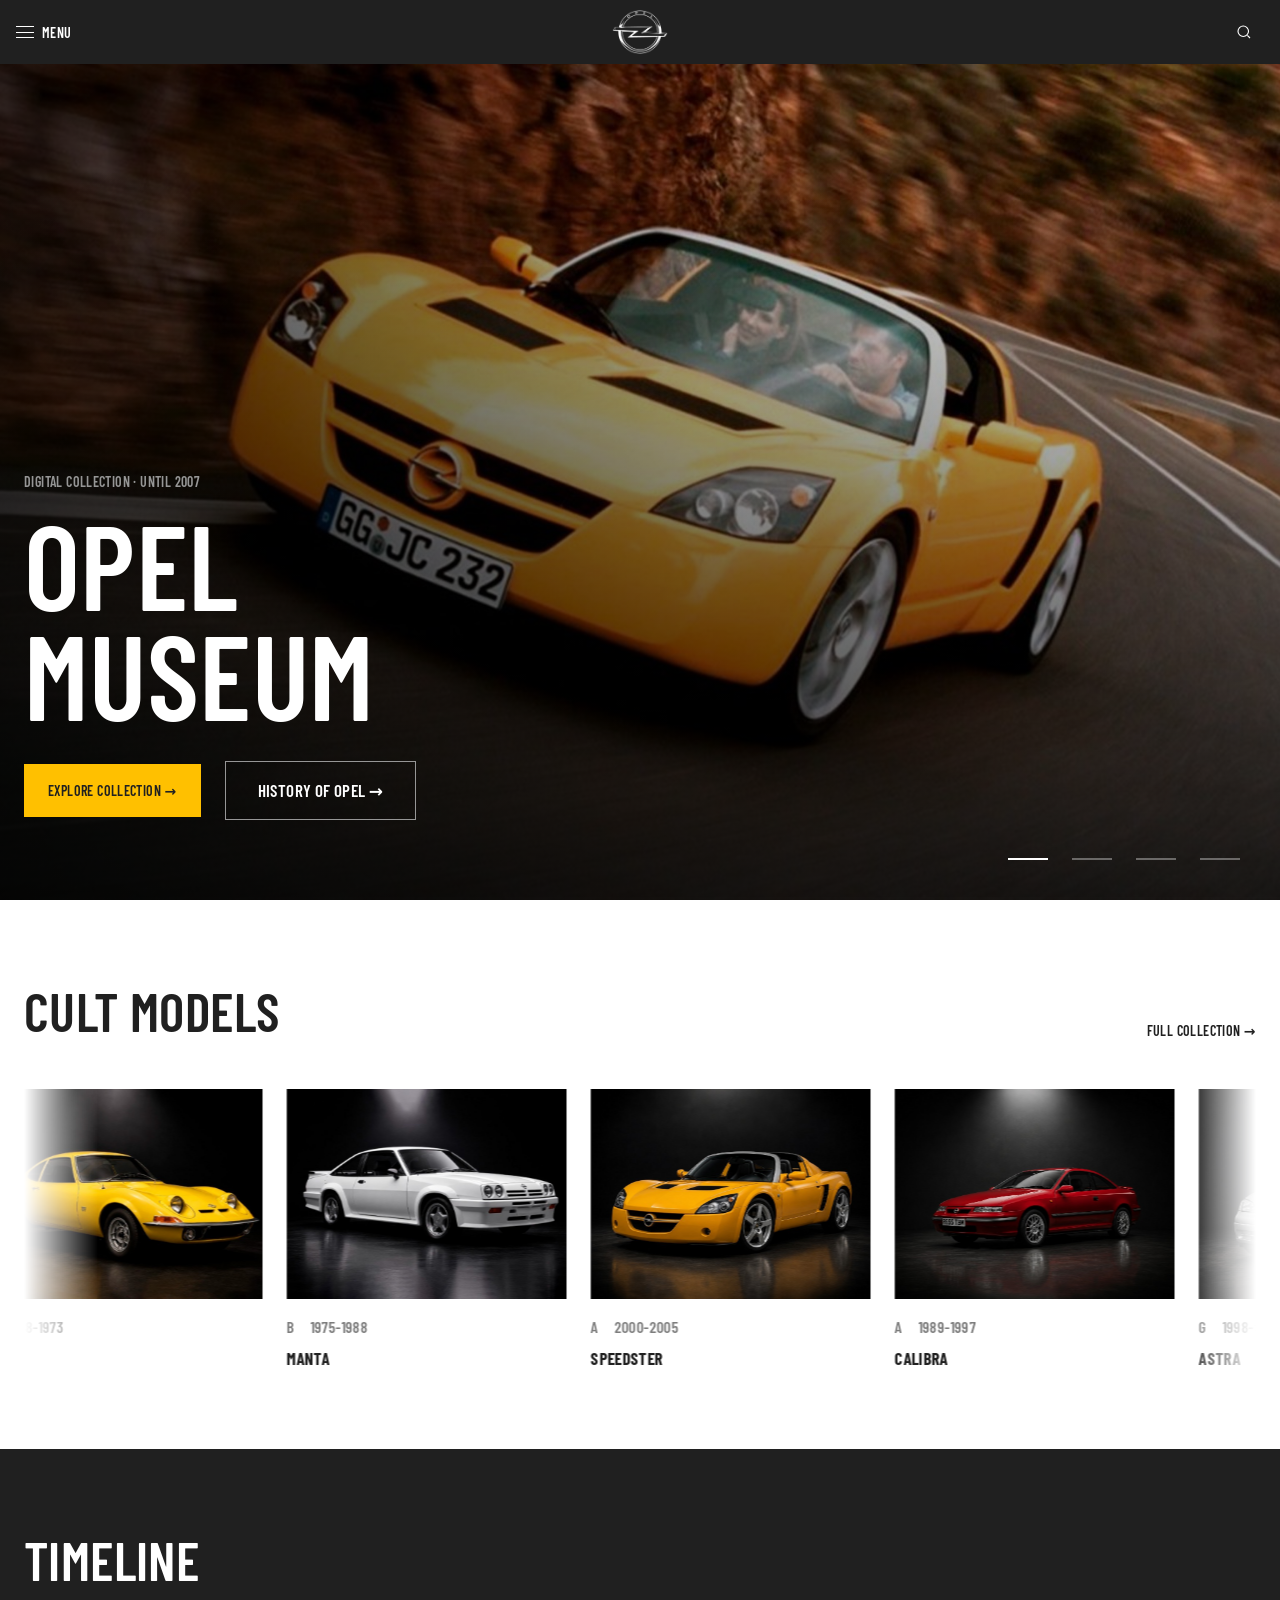
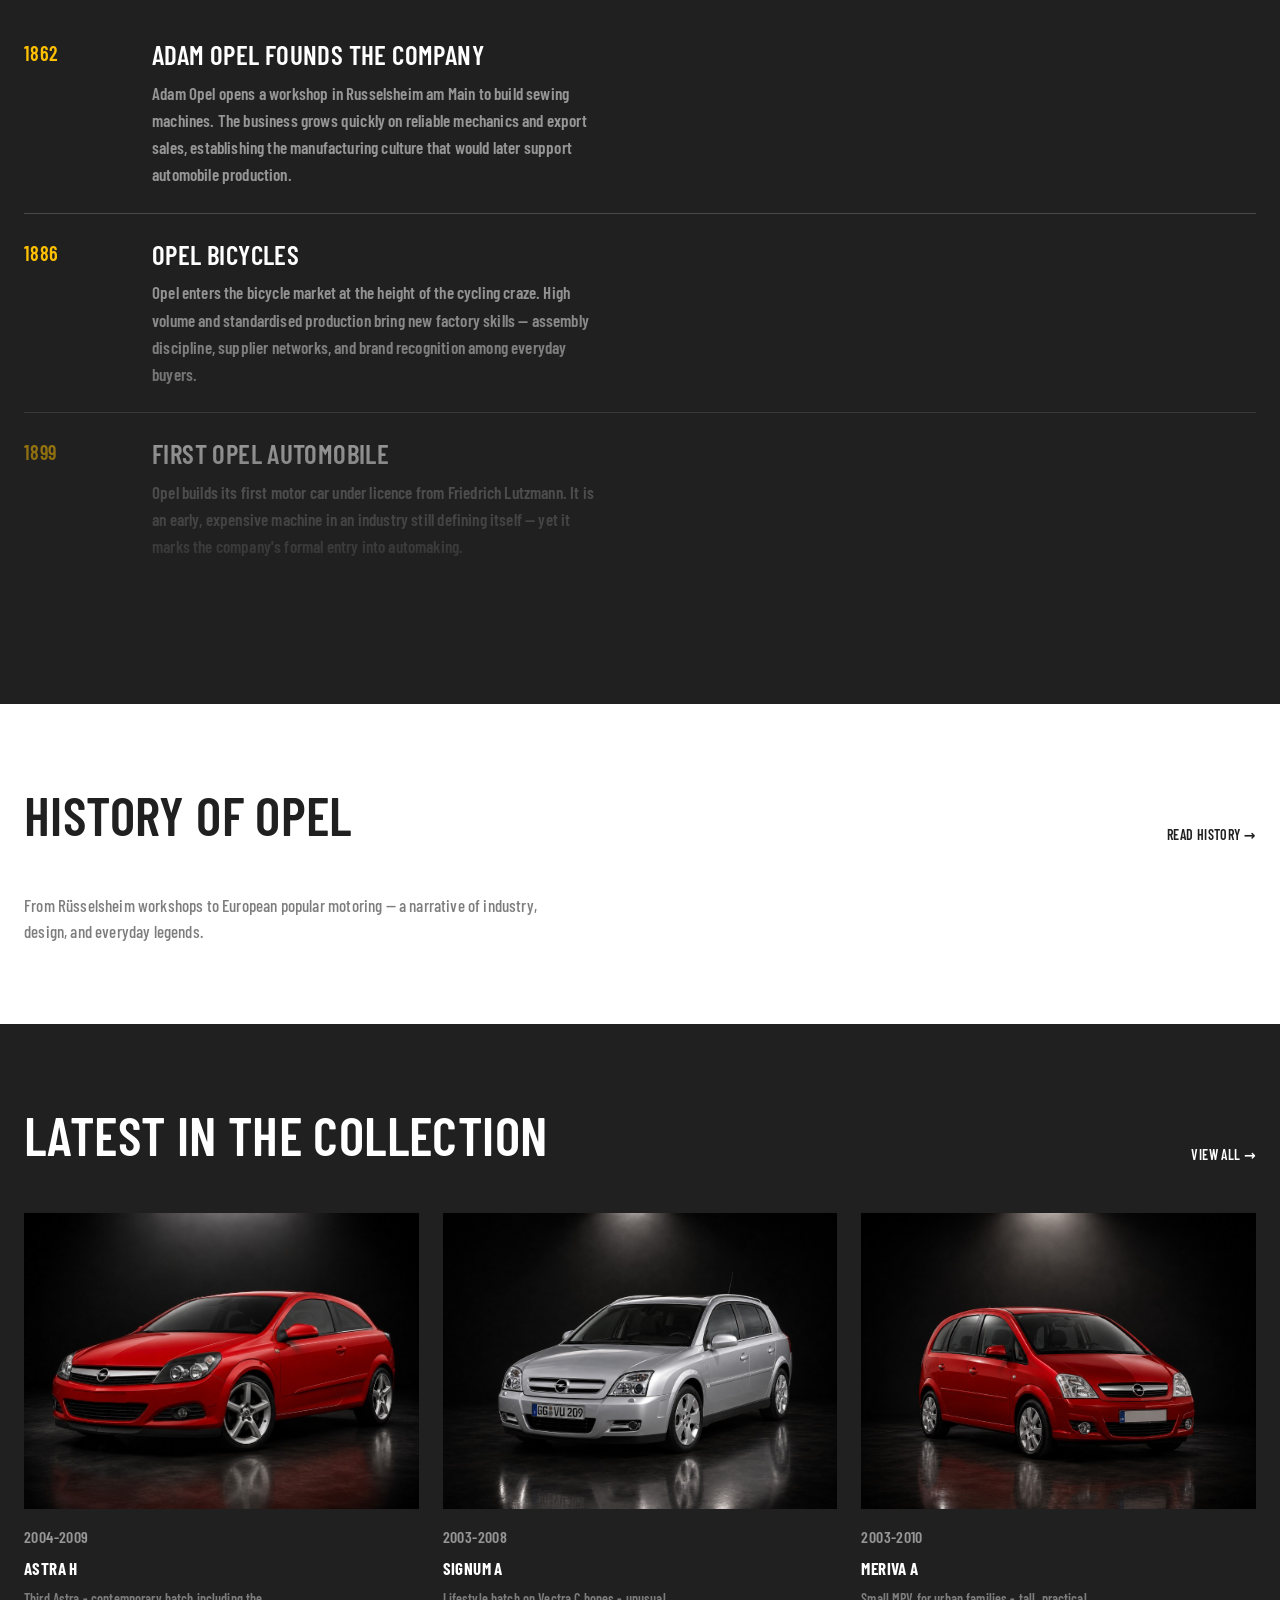
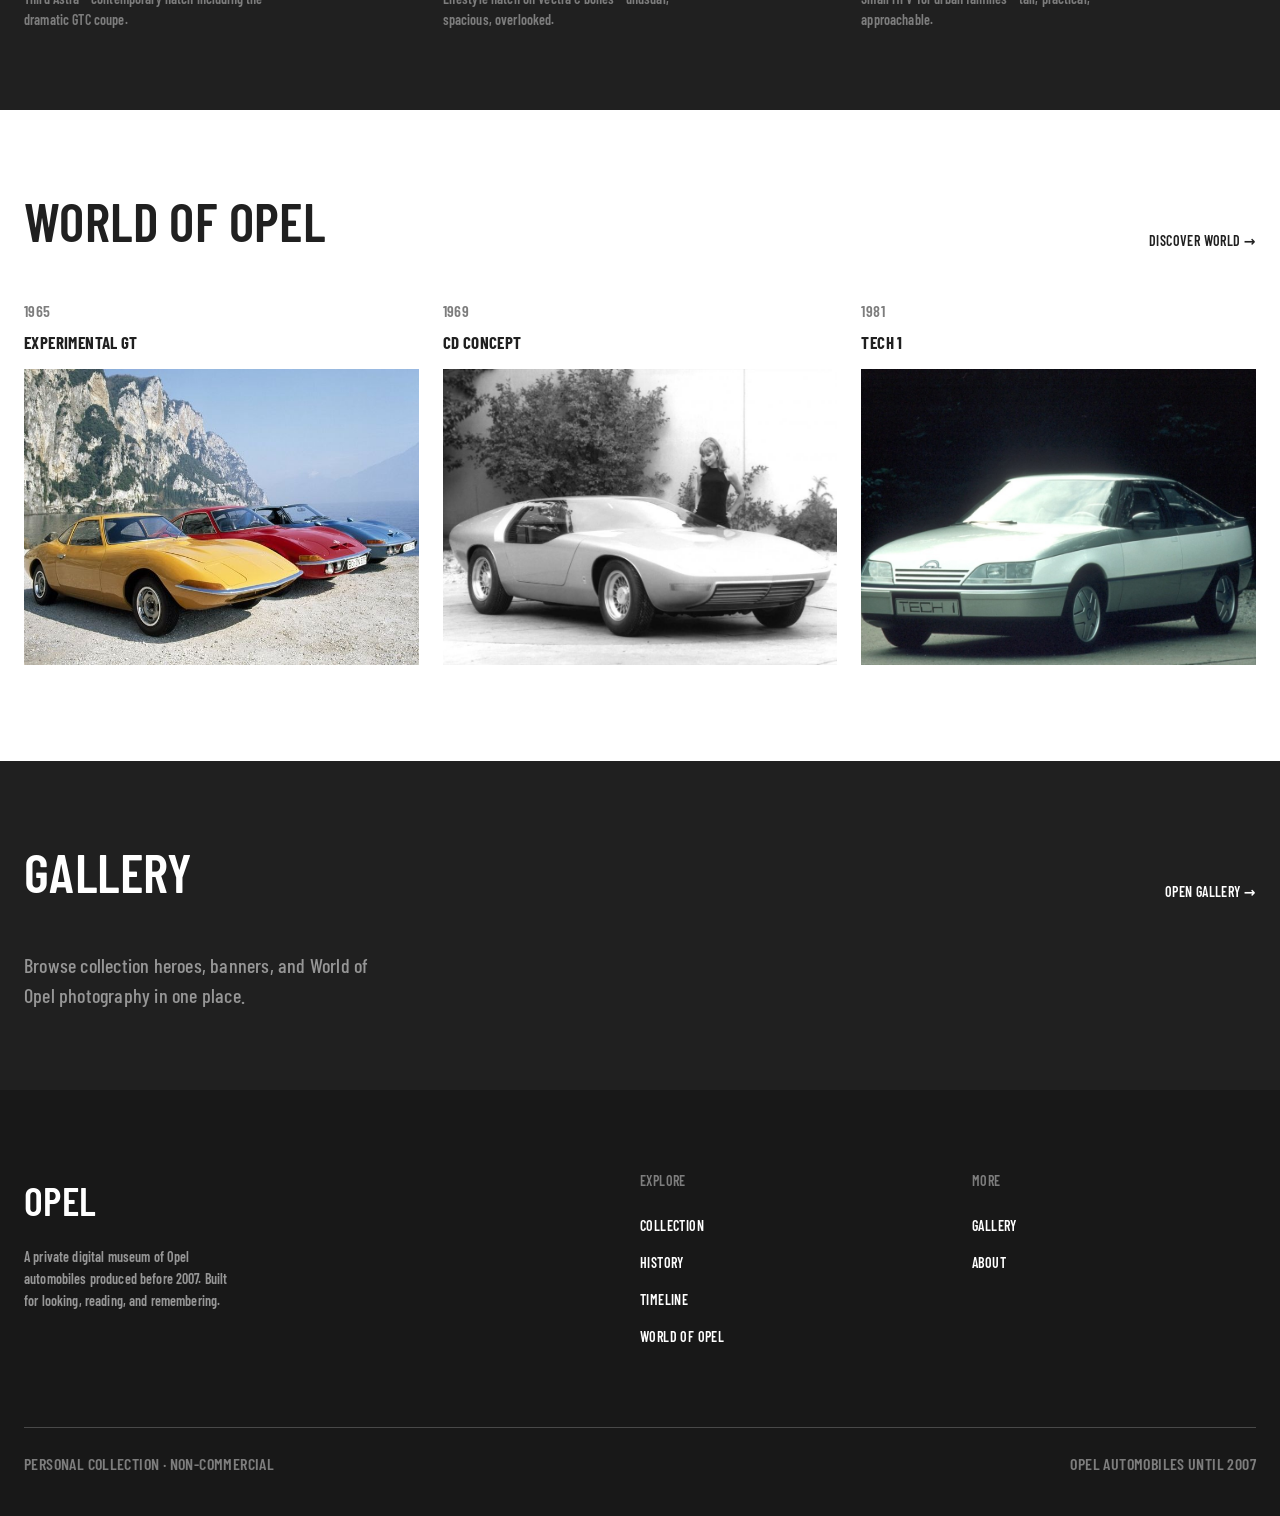
<file: index.html>
<!DOCTYPE html>
<html lang="en">
  <head>
    <meta charset="UTF-8" />
    <meta name="viewport" content="width=device-width, initial-scale=1" />
    <title>OPEL — Digital Museum</title>
    <meta
      name="description"
      content="A private digital museum of Opel automobiles produced before 2007."
    />
    <link rel="icon" href="favicon.ico" sizes="any" />
    <link rel="icon" type="image/png" href="media/brand/favicon-32.png" sizes="32x32" />
    <link rel="apple-touch-icon" href="media/brand/apple-touch-icon.png" />
    <link rel="stylesheet" href="css/base.css" />
    <link rel="stylesheet" href="css/components.css" />
  </head>
  <body data-base="" data-page="home">
    <div id="site-header"></div>

    <main>
      <section class="hero" id="home-hero">
        <div class="hero__slides" aria-hidden="true">
          <div class="hero__slide is-active" style="background-image:url('media/home/hero-01.jpg')"></div>
          <div class="hero__slide" style="background-image:url('media/home/hero-02.jpg')"></div>
          <div class="hero__slide" style="background-image:url('media/home/hero-03.jpg')"></div>
          <div class="hero__slide" style="background-image:url('media/home/hero-04.jpg')"></div>
        </div>
        <div class="hero__veil" aria-hidden="true"></div>
        <div class="hero__content">
          <p class="hero__eyebrow">Digital collection · Until 2007</p>
          <h1 class="t-hero hero__title">Opel<br />Museum</h1>
          <div class="hero__actions">
            <a class="btn-giallo" href="pages/collection.html">Explore collection →</a>
            <a class="btn-ghost btn-ghost--light" href="pages/history.html">History of Opel →</a>
          </div>
        </div>
        <div class="hero__pips" id="hero-pips" aria-hidden="true">
          <button type="button" class="pip is-active" data-slide="0" aria-label="Slide 1"></button>
          <button type="button" class="pip" data-slide="1" aria-label="Slide 2"></button>
          <button type="button" class="pip" data-slide="2" aria-label="Slide 3"></button>
          <button type="button" class="pip" data-slide="3" aria-label="Slide 4"></button>
        </div>
      </section>

      <section class="section surface-white cult-section">
        <div class="container section-block">
          <div class="section-head reveal">
            <h2 class="section-head__title">Cult models</h2>
          </div>
          <div class="cult-marquee home-preview-grid reveal" id="home-cult" aria-label="Cult models"></div>
          <a class="section-head__link section-more-btn" href="pages/collection.html">Full collection →</a>
        </div>
      </section>

      <section class="section surface-dark">
        <div class="container section-block">
          <div class="section-head reveal">
            <h2 class="section-head__title">Timeline</h2>
          </div>
          <div class="home-timeline-wrap reveal">
            <div class="home-timeline" id="home-timeline"></div>
            <a class="section-more-btn home-timeline__more btn-ghost btn-ghost--light" href="pages/timeline.html"
              >Full timeline →</a
            >
          </div>
        </div>
      </section>

      <section class="section surface-white">
        <div class="container section-block">
          <div class="section-head reveal">
            <h2 class="section-head__title">History of Opel</h2>
          </div>
          <p class="prose reveal">
            From Rüsselsheim workshops to European popular motoring — a narrative of
            industry, design, and everyday legends.
          </p>
          <a class="section-head__link section-more-btn" href="pages/history.html">Read history →</a>
        </div>
      </section>

      <section class="section surface-dark">
        <div class="container section-block">
          <div class="section-head reveal">
            <h2 class="section-head__title">Latest in the collection</h2>
          </div>
          <div class="tile-grid home-preview-grid" id="home-latest"></div>
          <a class="section-head__link section-more-btn btn-ghost--light" href="pages/collection.html"
            >View all →</a
          >
        </div>
      </section>

      <section class="section surface-white">
        <div class="container section-block">
          <div class="section-head reveal">
            <h2 class="section-head__title">World of Opel</h2>
          </div>
          <div class="tile-grid home-preview-grid" id="home-articles"></div>
          <a class="section-head__link section-more-btn" href="pages/world/index.html">Discover world →</a>
        </div>
      </section>

      <section class="section surface-dark">
        <div class="container section-block">
          <div class="section-head reveal">
            <h2 class="section-head__title">Gallery</h2>
          </div>
          <p class="t-sub reveal" style="color: var(--color-ash-border); max-width: 40ch; text-transform: none; letter-spacing: 0.01em;">
            Browse collection heroes, banners, and World of Opel photography in one place.
          </p>
          <a class="section-head__link section-more-btn btn-ghost--light" href="pages/gallery.html"
            >Open gallery →</a
          >
        </div>
      </section>
    </main>

    <div id="site-footer"></div>

    <script src="js/site-content-patches.js"></script>
    <script src="js/concepts-article-patches.js"></script>
    <script src="js/site-content-images.js"></script>
    <script src="js/opc-article-patches.js"></script>
    <script src="js/car-content-patches.js"></script>
    <script src="js/data.js"></script>
    <script src="js/app.js"></script>
    <script src="js/pages.js"></script>
  </body>
</html>
</file>
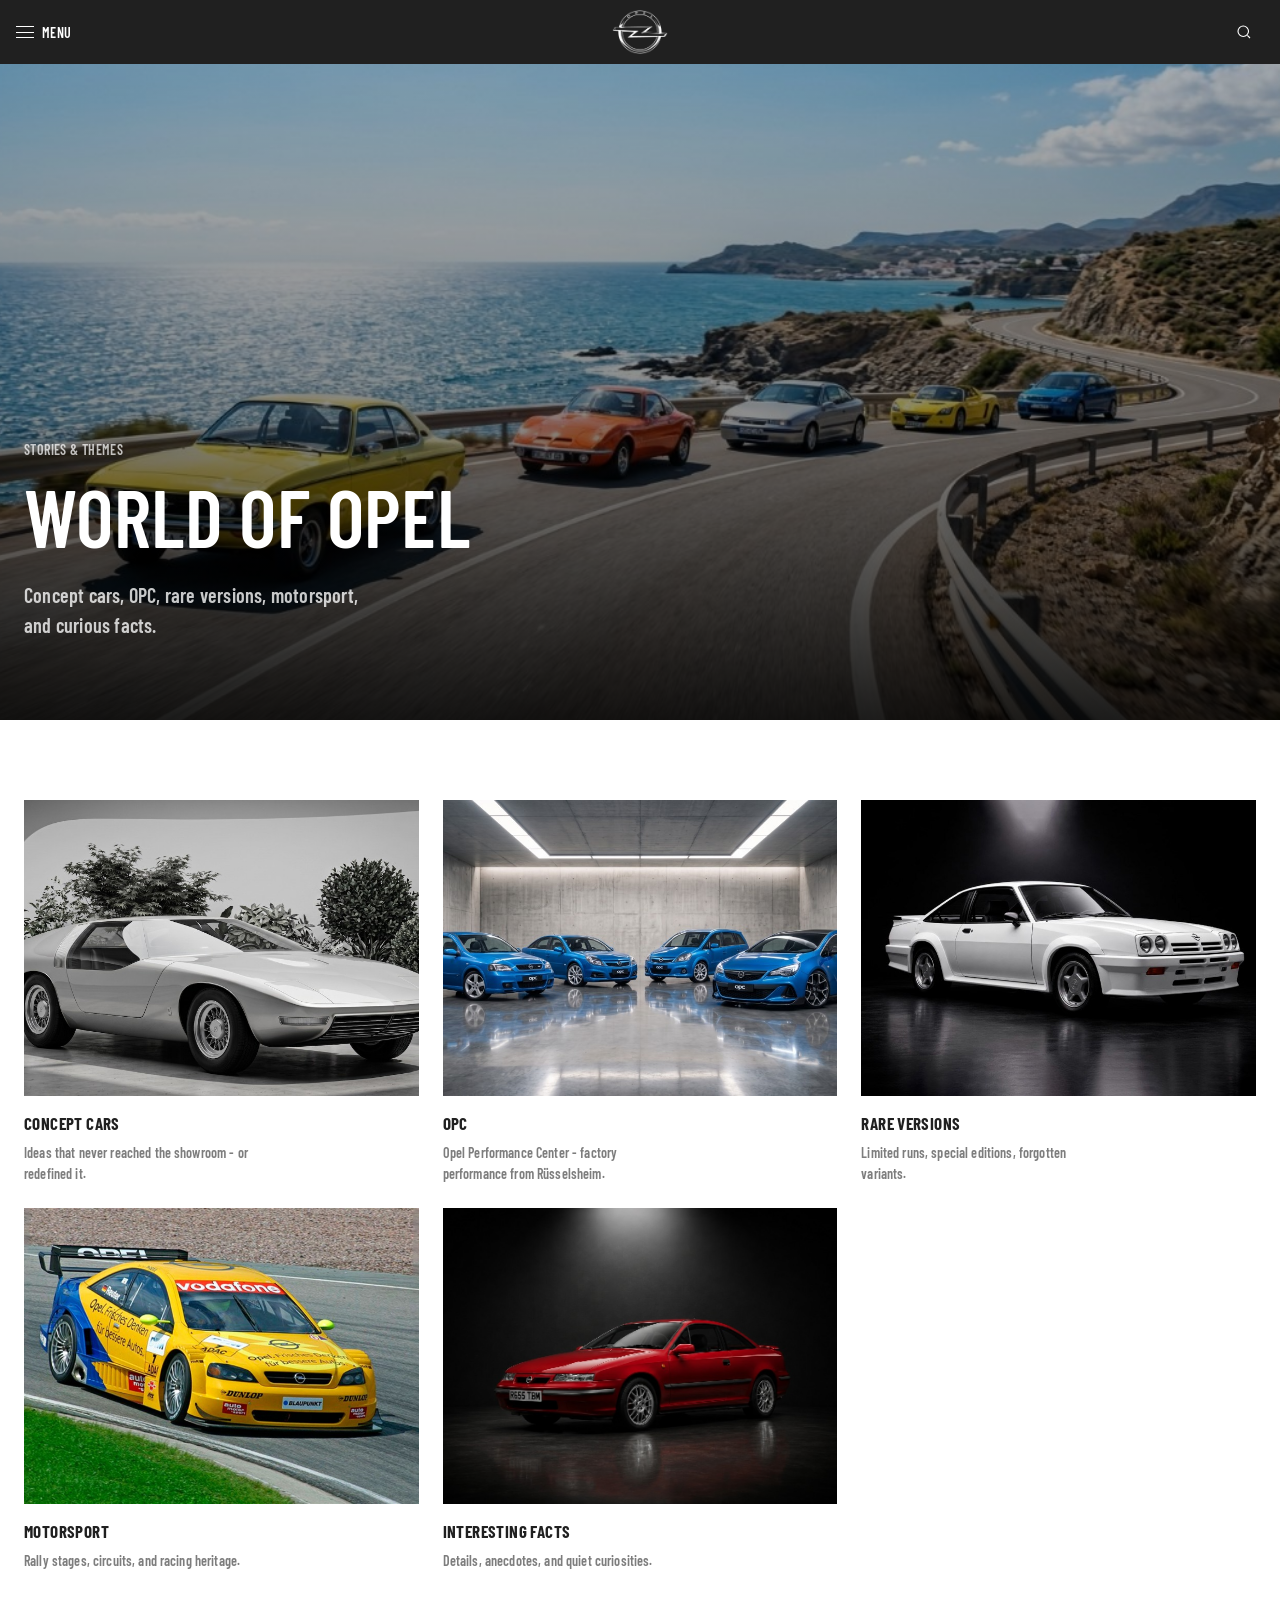
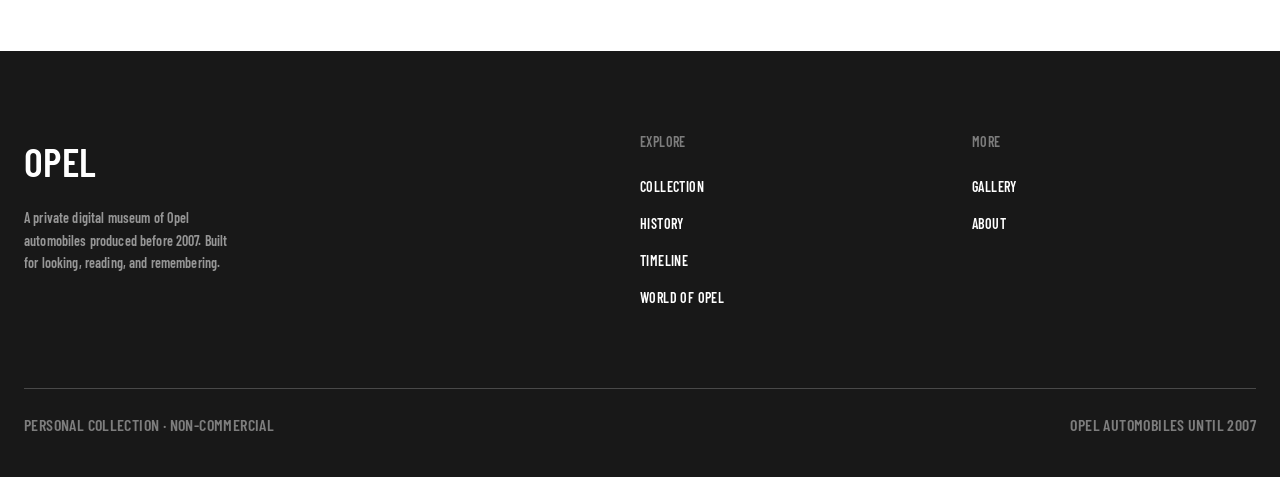
<file: pages/world/index.html>
<!DOCTYPE html>
<html lang="en">
  <head>
    <meta charset="UTF-8" />
    <meta name="viewport" content="width=device-width, initial-scale=1" />
    <title>World of Opel — OPEL</title>
    <link rel="icon" href="../../favicon.ico" sizes="any" />
    <link rel="icon" type="image/png" href="../../media/brand/favicon-32.png" sizes="32x32" />
    <link rel="apple-touch-icon" href="../../media/brand/apple-touch-icon.png" />
    <link rel="stylesheet" href="../../css/base.css" />
    <link rel="stylesheet" href="../../css/components.css" />
  </head>
  <body data-base="../../" data-page="world">
    <div id="site-header"></div>
    <main>
      <section class="page-hero" id="world-hero">
        <div class="page-hero__content">
          <p class="page-hero__eyebrow">Stories & themes</p>
          <h1 class="page-hero__title">World of Opel</h1>
          <p class="page-hero__lead">
            Concept cars, OPC, rare versions, motorsport, and curious facts.
          </p>
        </div>
      </section>
      <section class="section surface-white">
        <div class="container">
          <div class="tile-grid" id="world-categories"></div>
        </div>
      </section>
    </main>
    <div id="site-footer"></div>
    <script src="../../js/site-content-patches.js"></script>
    <script src="../../js/concepts-article-patches.js"></script>
    <script src="../../js/site-content-images.js"></script>
    <script src="../../js/opc-article-patches.js"></script>
    <script src="../../js/car-content-patches.js"></script>
    <script src="../../js/data.js"></script>
    <script src="../../js/app.js"></script>
    <script src="../../js/pages.js"></script>
  </body>
</html>
</file>
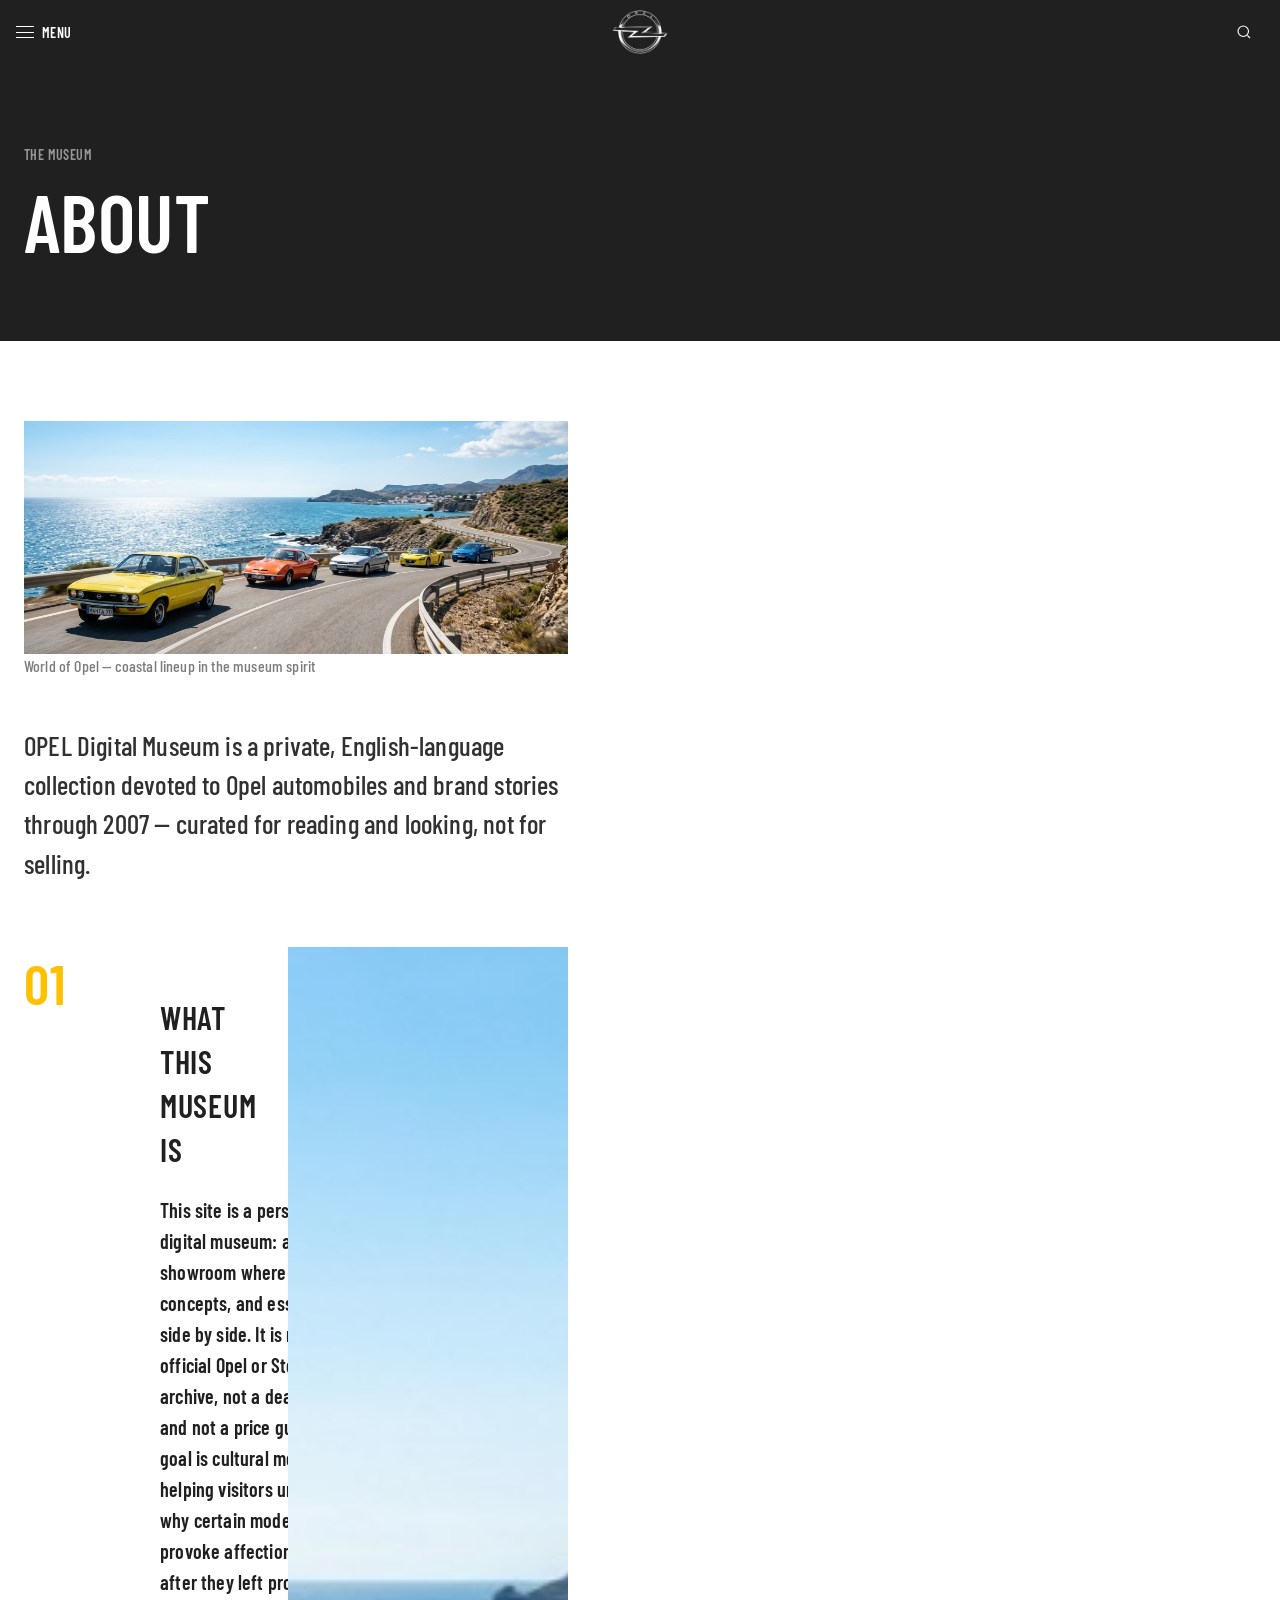
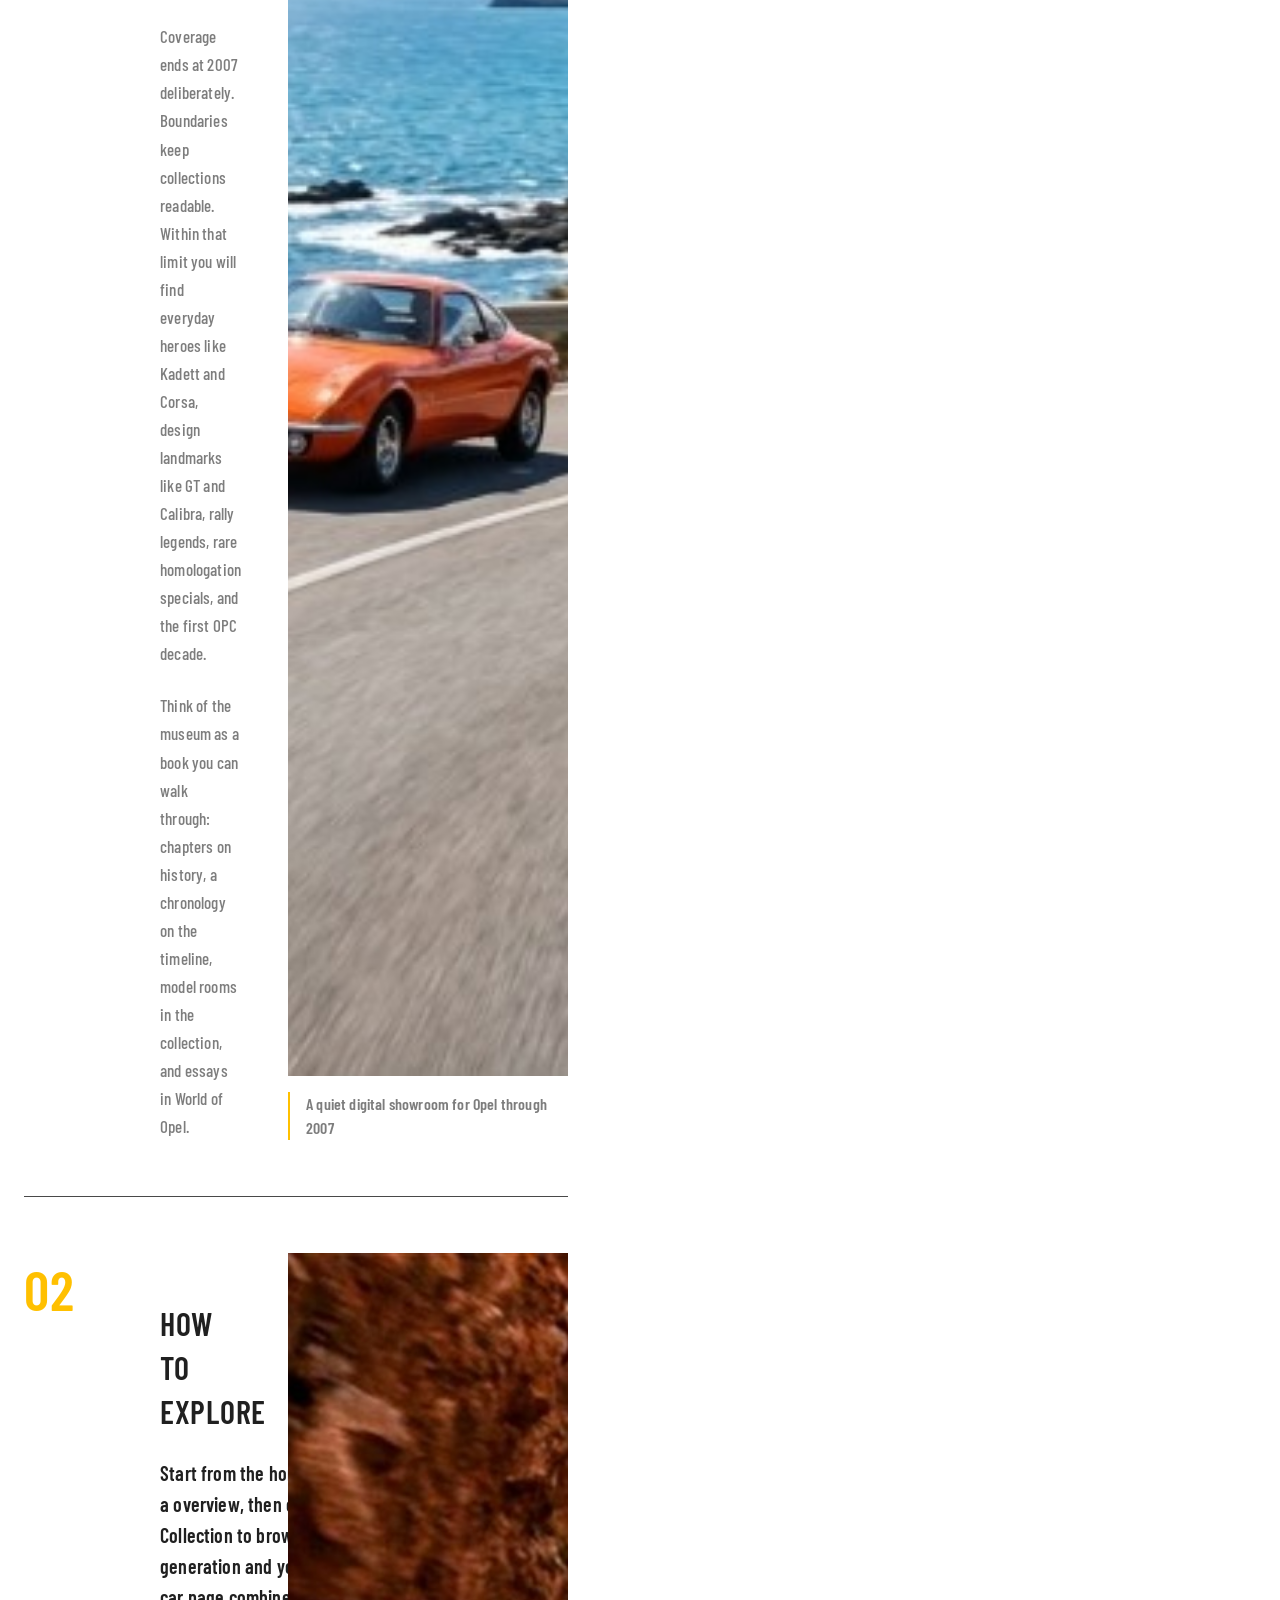
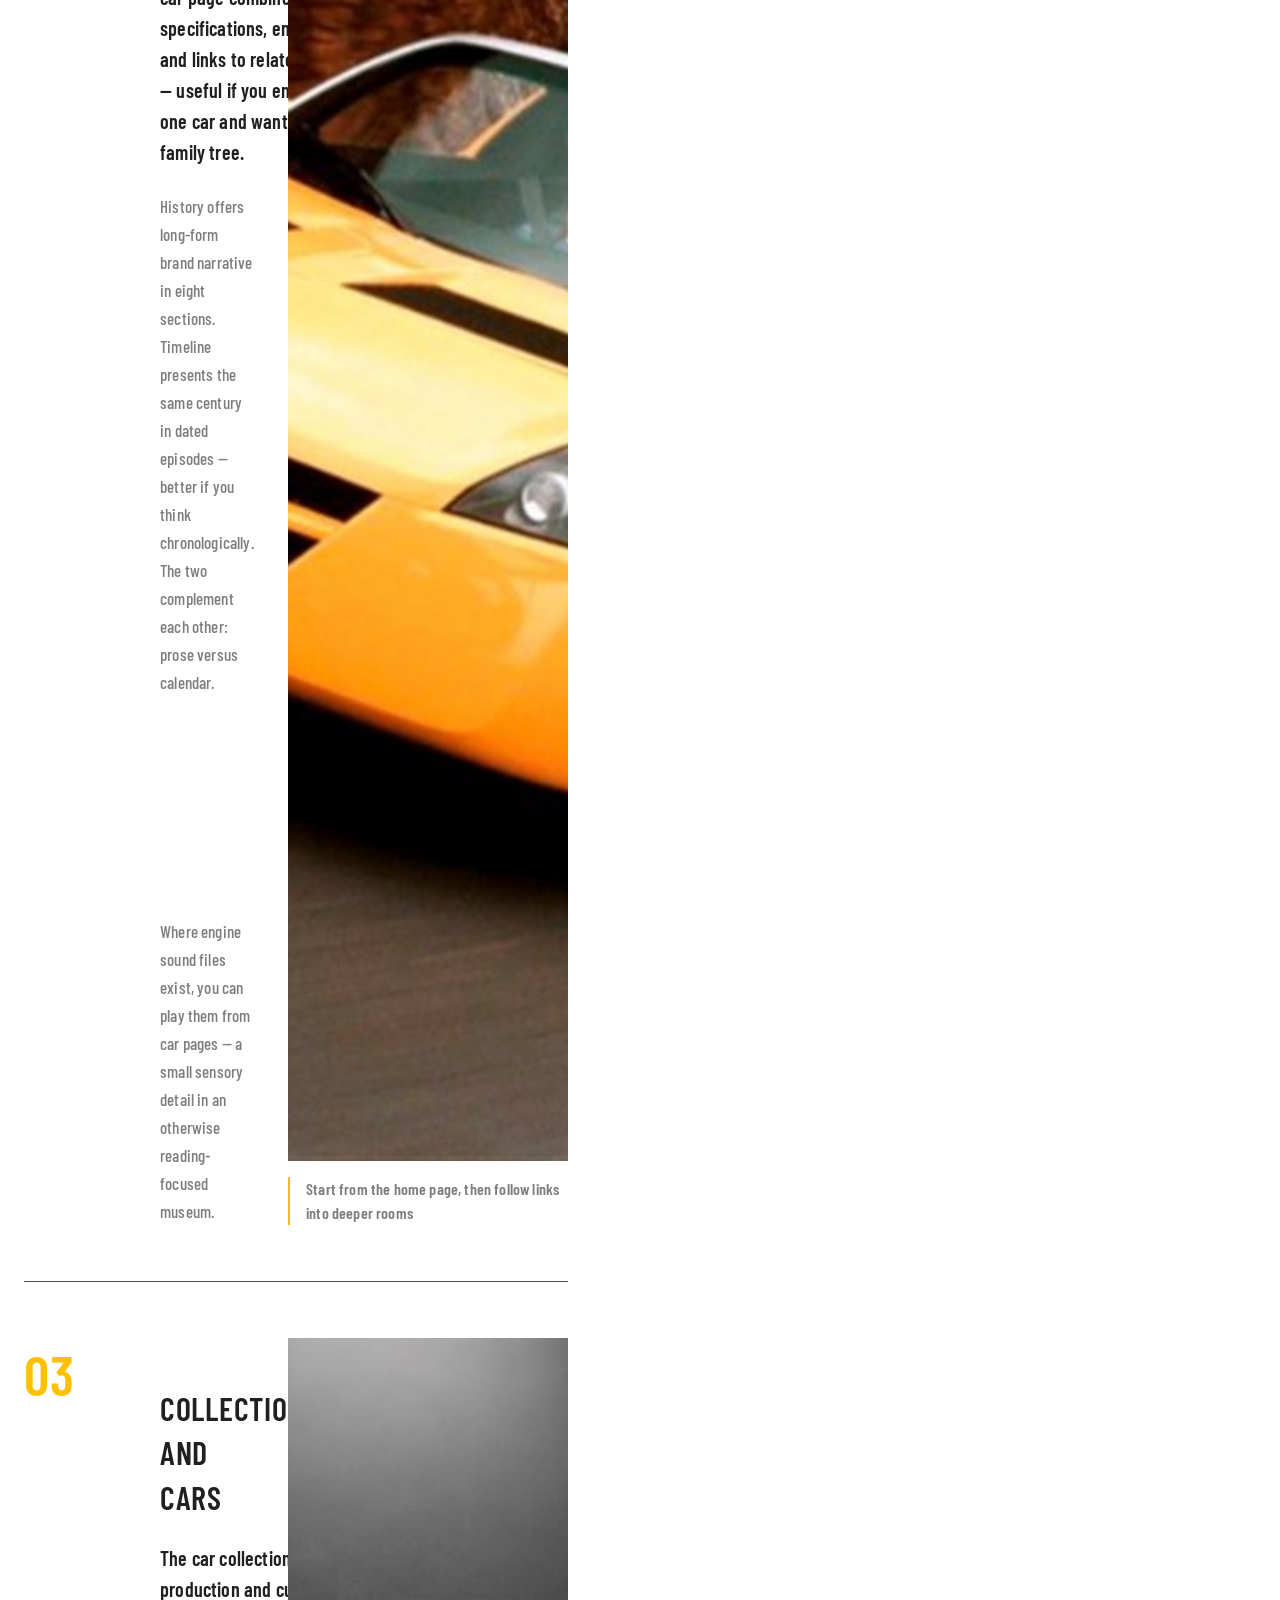
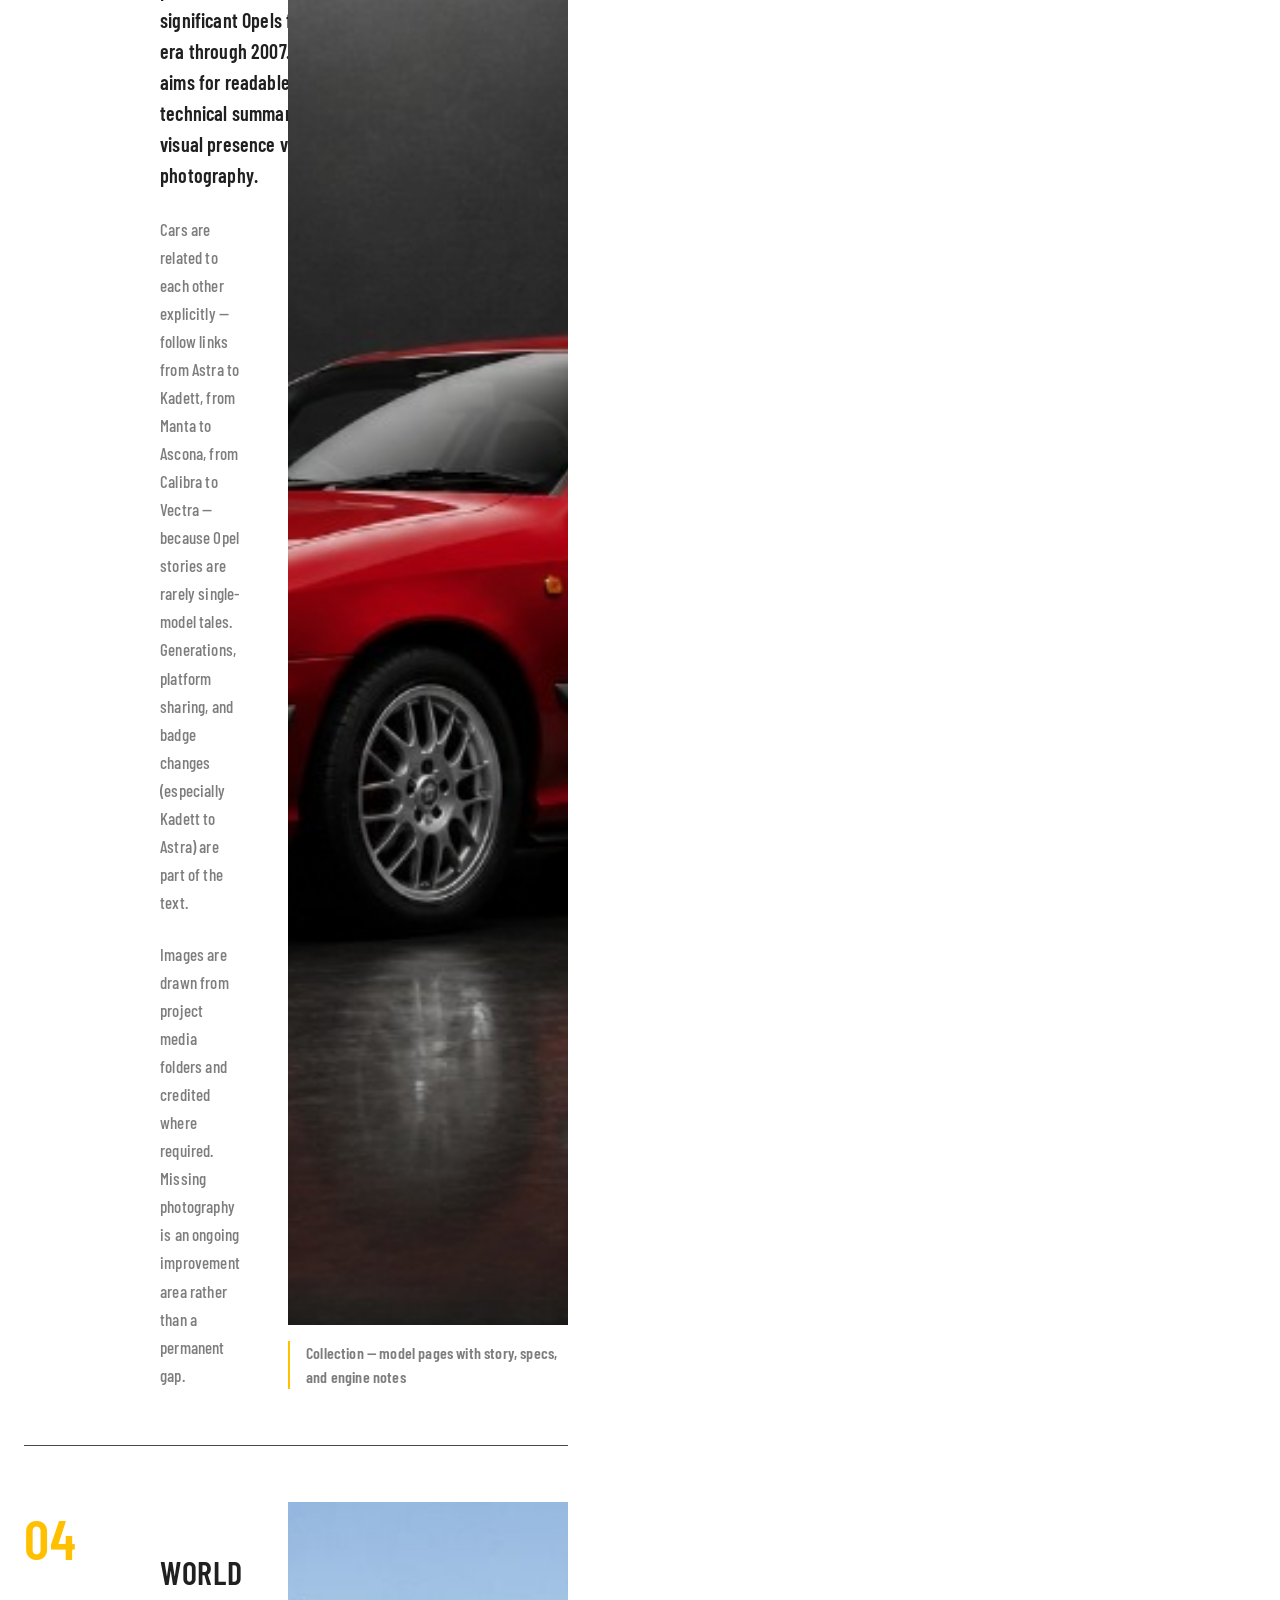
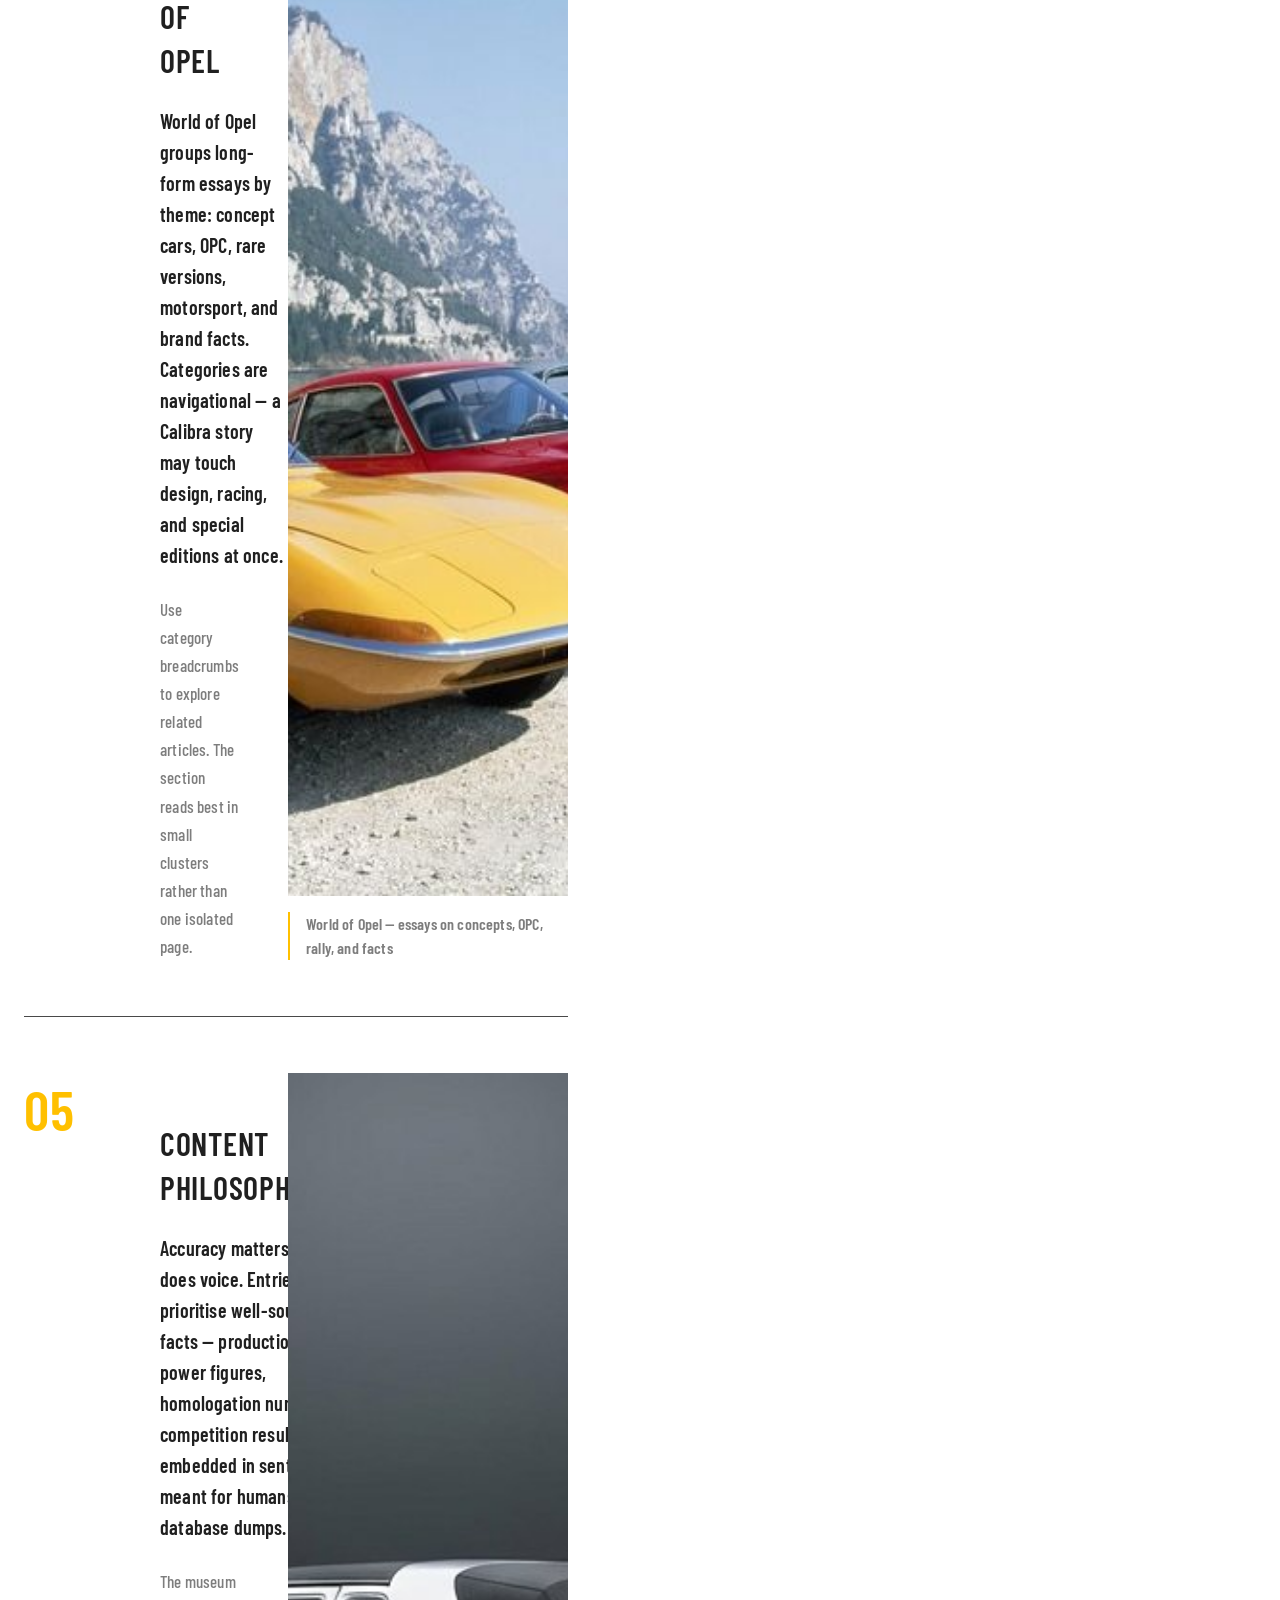
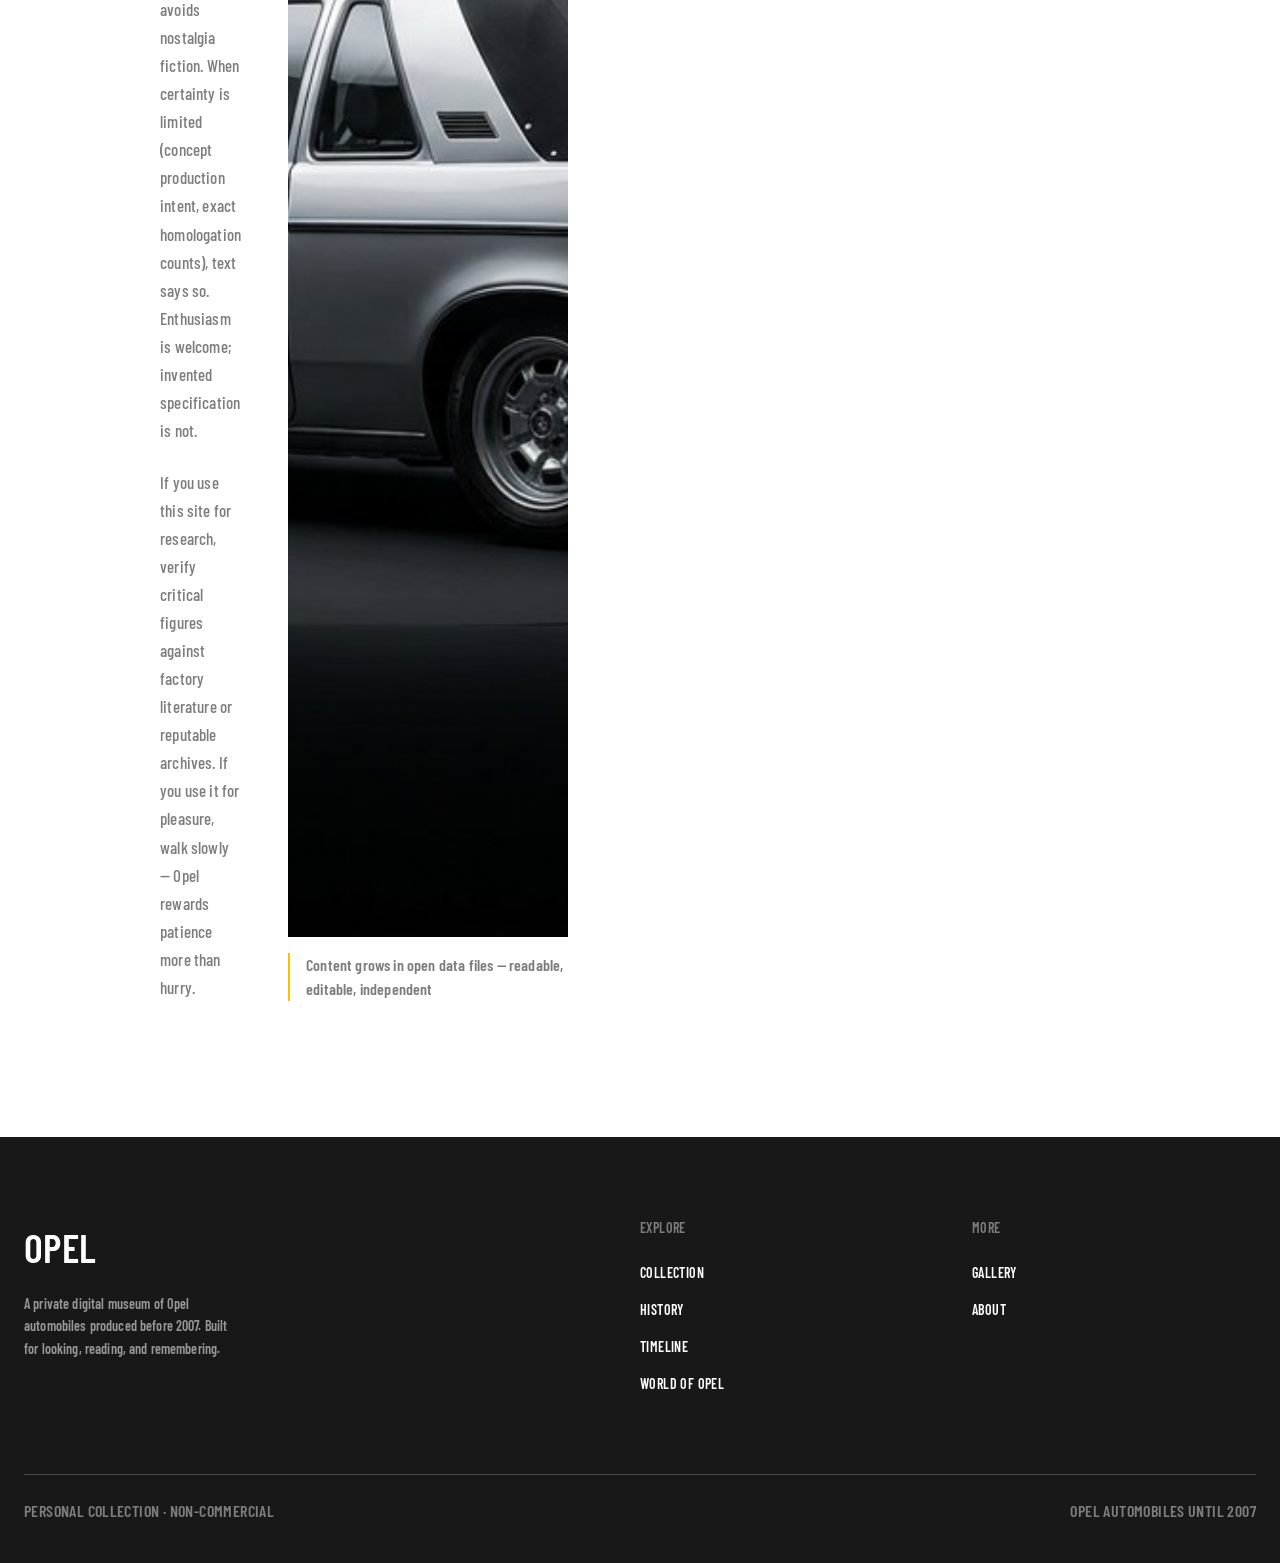
<file: pages/about.html>
<!DOCTYPE html>
<html lang="en">
  <head>
    <meta charset="UTF-8" />
    <meta name="viewport" content="width=device-width, initial-scale=1" />
    <title>About — OPEL</title>
    <link rel="icon" href="../favicon.ico" sizes="any" />
    <link rel="icon" type="image/png" href="../media/brand/favicon-32.png" sizes="32x32" />
    <link rel="apple-touch-icon" href="../media/brand/apple-touch-icon.png" />
    <link rel="stylesheet" href="../css/base.css" />
    <link rel="stylesheet" href="../css/components.css" />
  </head>
  <body data-base="../" data-page="about">
    <div id="site-header"></div>
    <main>
      <section class="page-hero">
        <div class="container">
          <p class="page-hero__eyebrow">The museum</p>
          <h1 class="page-hero__title">About</h1>
        </div>
      </section>
      <section class="section surface-white">
        <div class="container">
          <div class="prose" id="about-prose"></div>
        </div>
      </section>
    </main>
    <div id="site-footer"></div>
    <script src="../js/site-content-patches.js"></script>
    <script src="../js/concepts-article-patches.js"></script>
    <script src="../js/site-content-images.js"></script>
    <script src="../js/opc-article-patches.js"></script>
    <script src="../js/car-content-patches.js"></script>
    <script src="../js/data.js"></script>
    <script src="../js/app.js"></script>
    <script src="../js/pages.js"></script>
  </body>
</html>
</file>
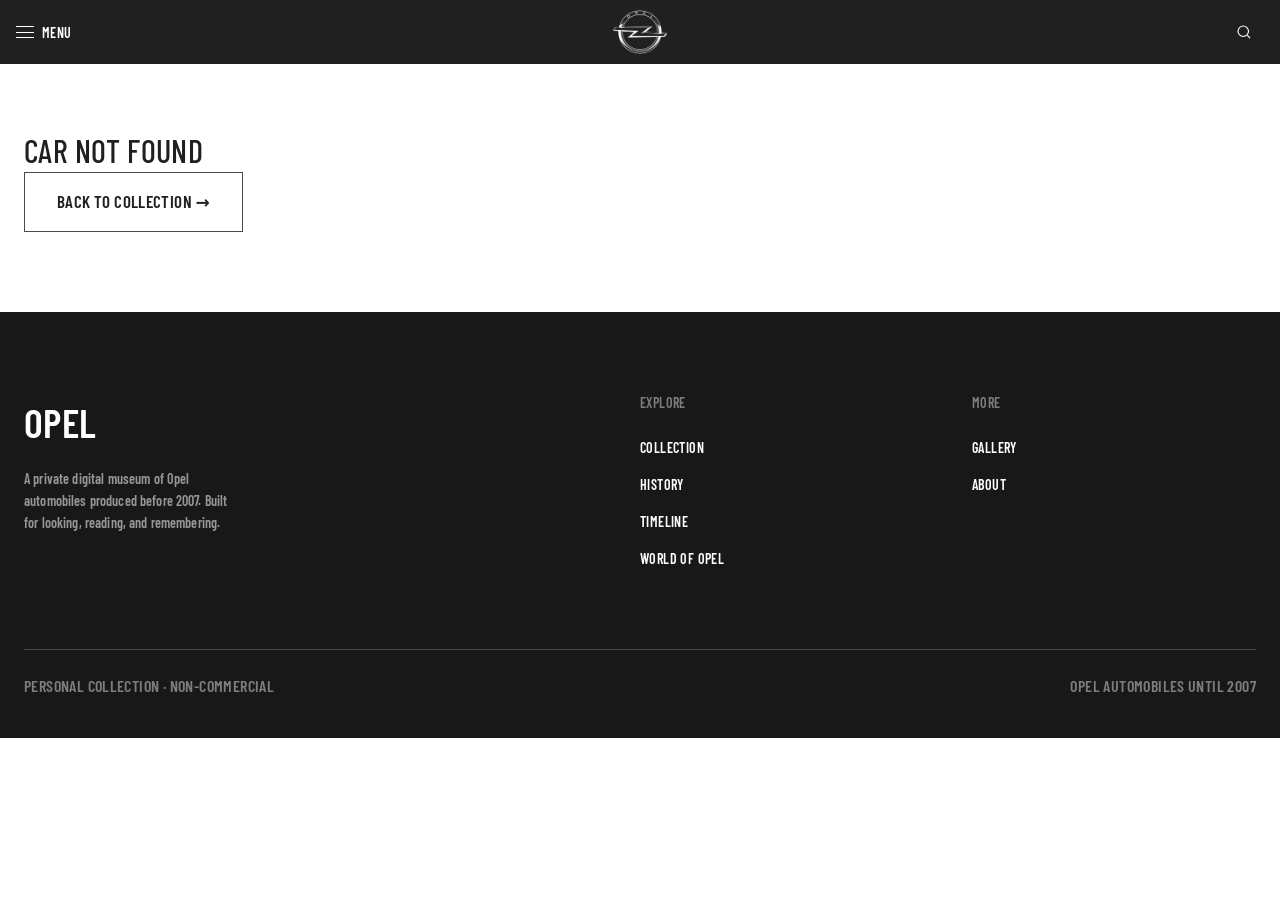
<file: pages/car.html>
<!DOCTYPE html>
<html lang="en">
  <head>
    <meta charset="UTF-8" />
    <meta name="viewport" content="width=device-width, initial-scale=1" />
    <title>Car — OPEL</title>
    <link rel="icon" href="../favicon.ico" sizes="any" />
    <link rel="icon" type="image/png" href="../media/brand/favicon-32.png" sizes="32x32" />
    <link rel="apple-touch-icon" href="../media/brand/apple-touch-icon.png" />
    <link rel="stylesheet" href="../css/base.css" />
    <link rel="stylesheet" href="../css/components.css" />
  </head>
  <body data-base="../" data-page="car">
    <div id="site-header"></div>
    <main id="car-page"></main>
    <div id="site-footer"></div>
    <script src="../js/site-content-patches.js"></script>
    <script src="../js/concepts-article-patches.js"></script>
    <script src="../js/site-content-images.js"></script>
    <script src="../js/opc-article-patches.js"></script>
    <script src="../js/car-content-patches.js"></script>
    <script src="../js/data.js"></script>
    <script src="../js/app.js"></script>
    <script src="../js/pages.js"></script>
  </body>
</html>
</file>
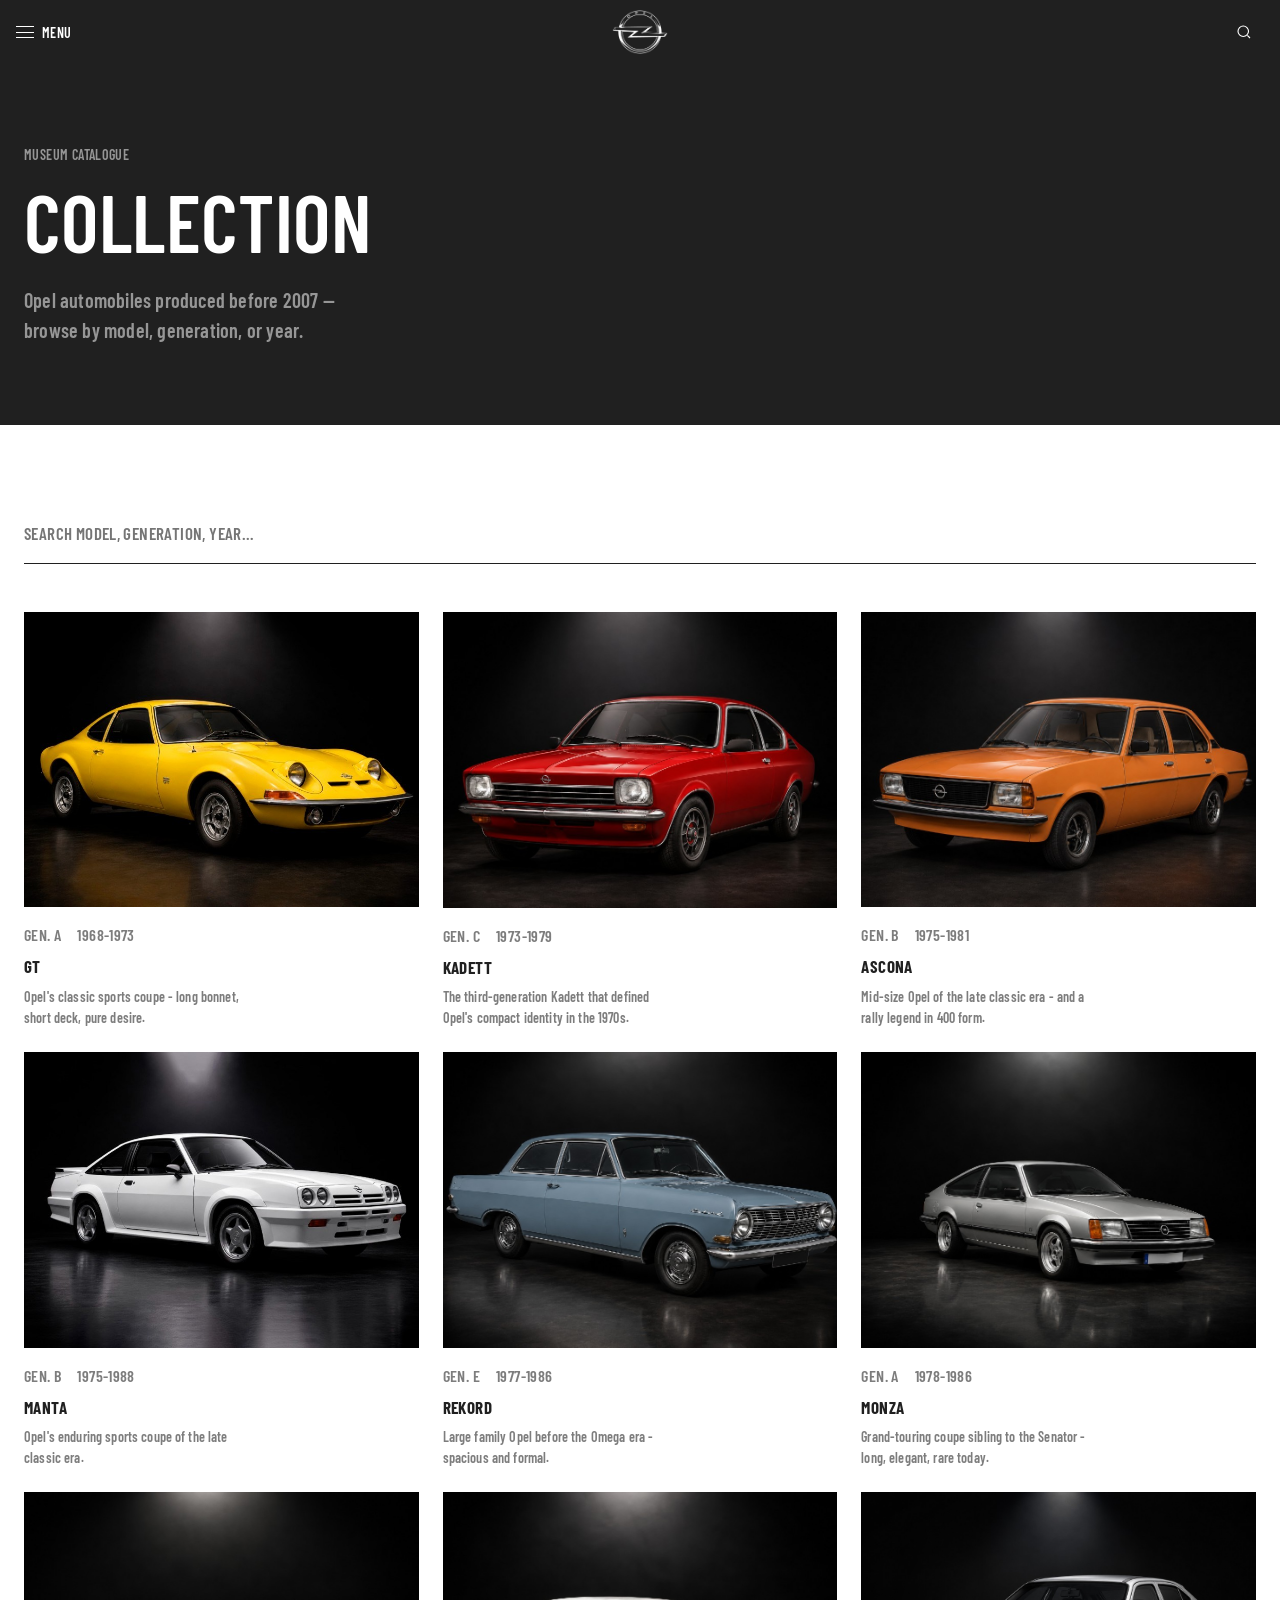
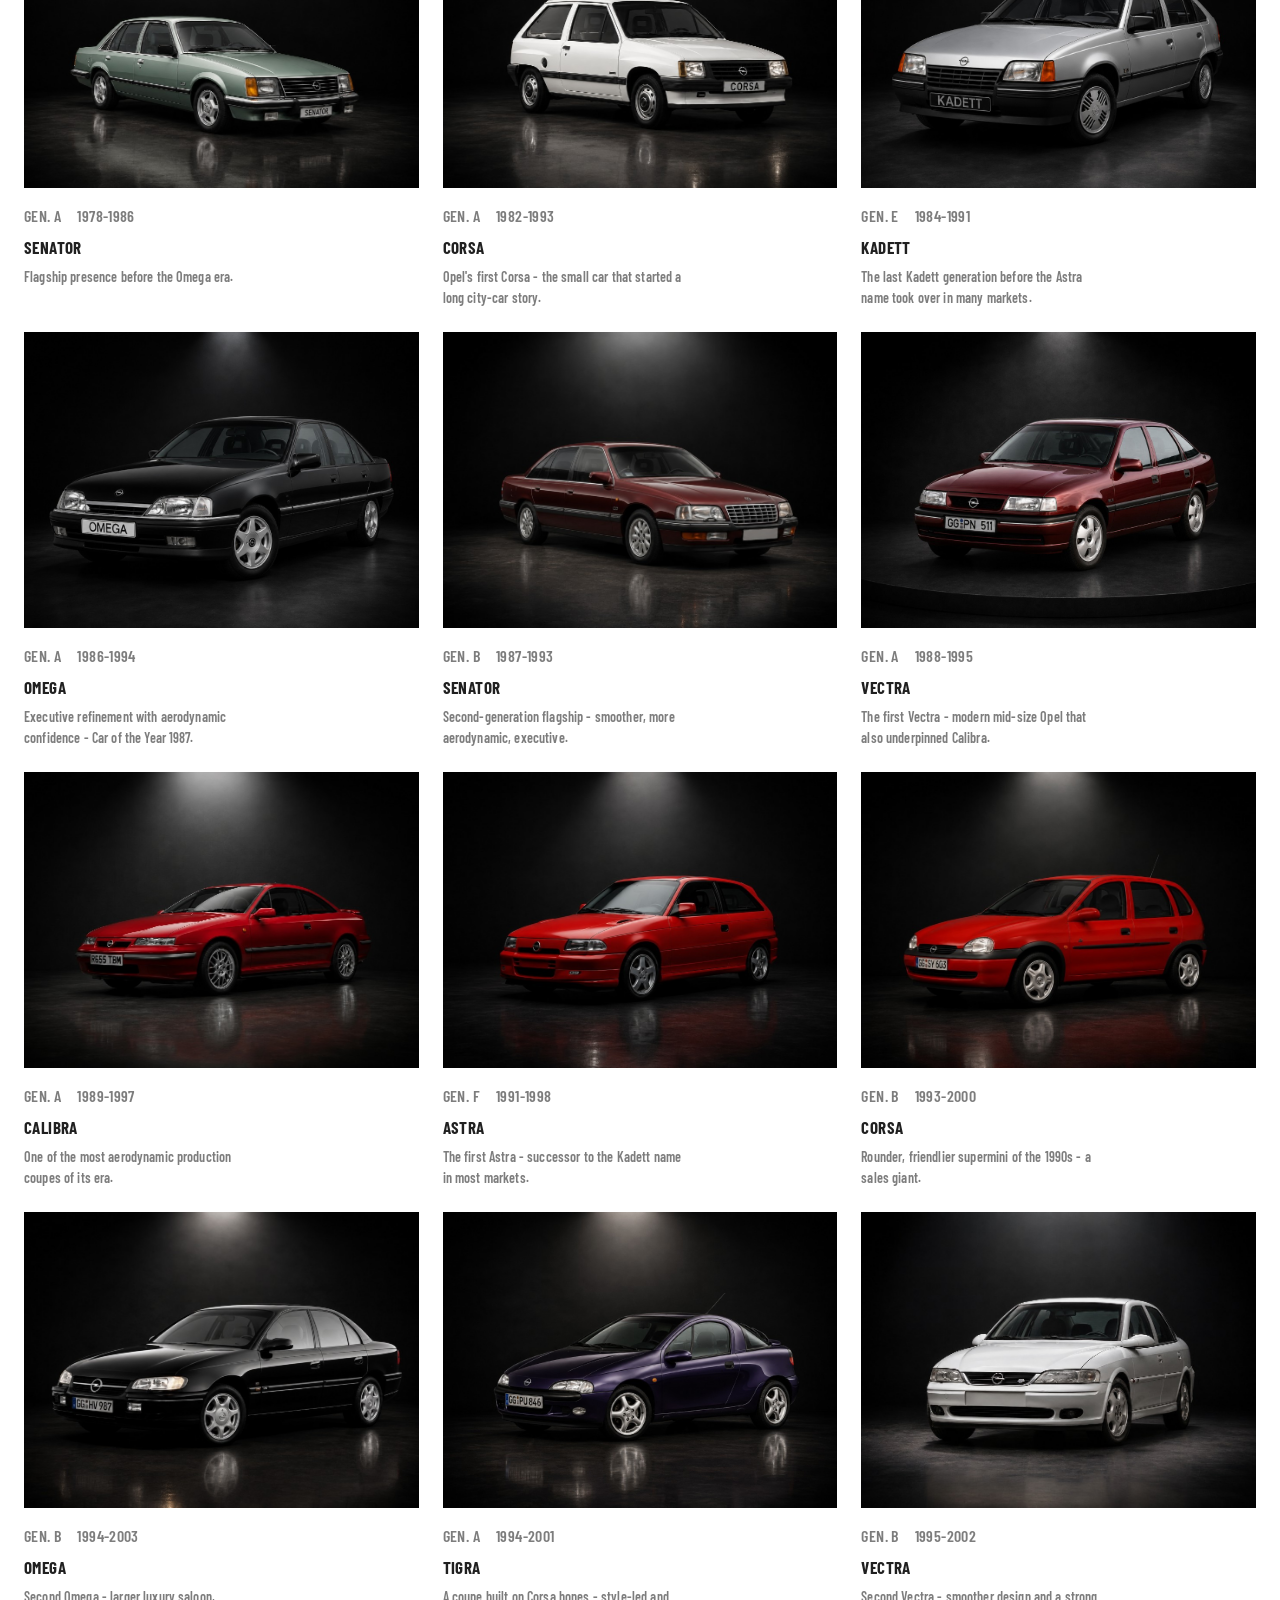
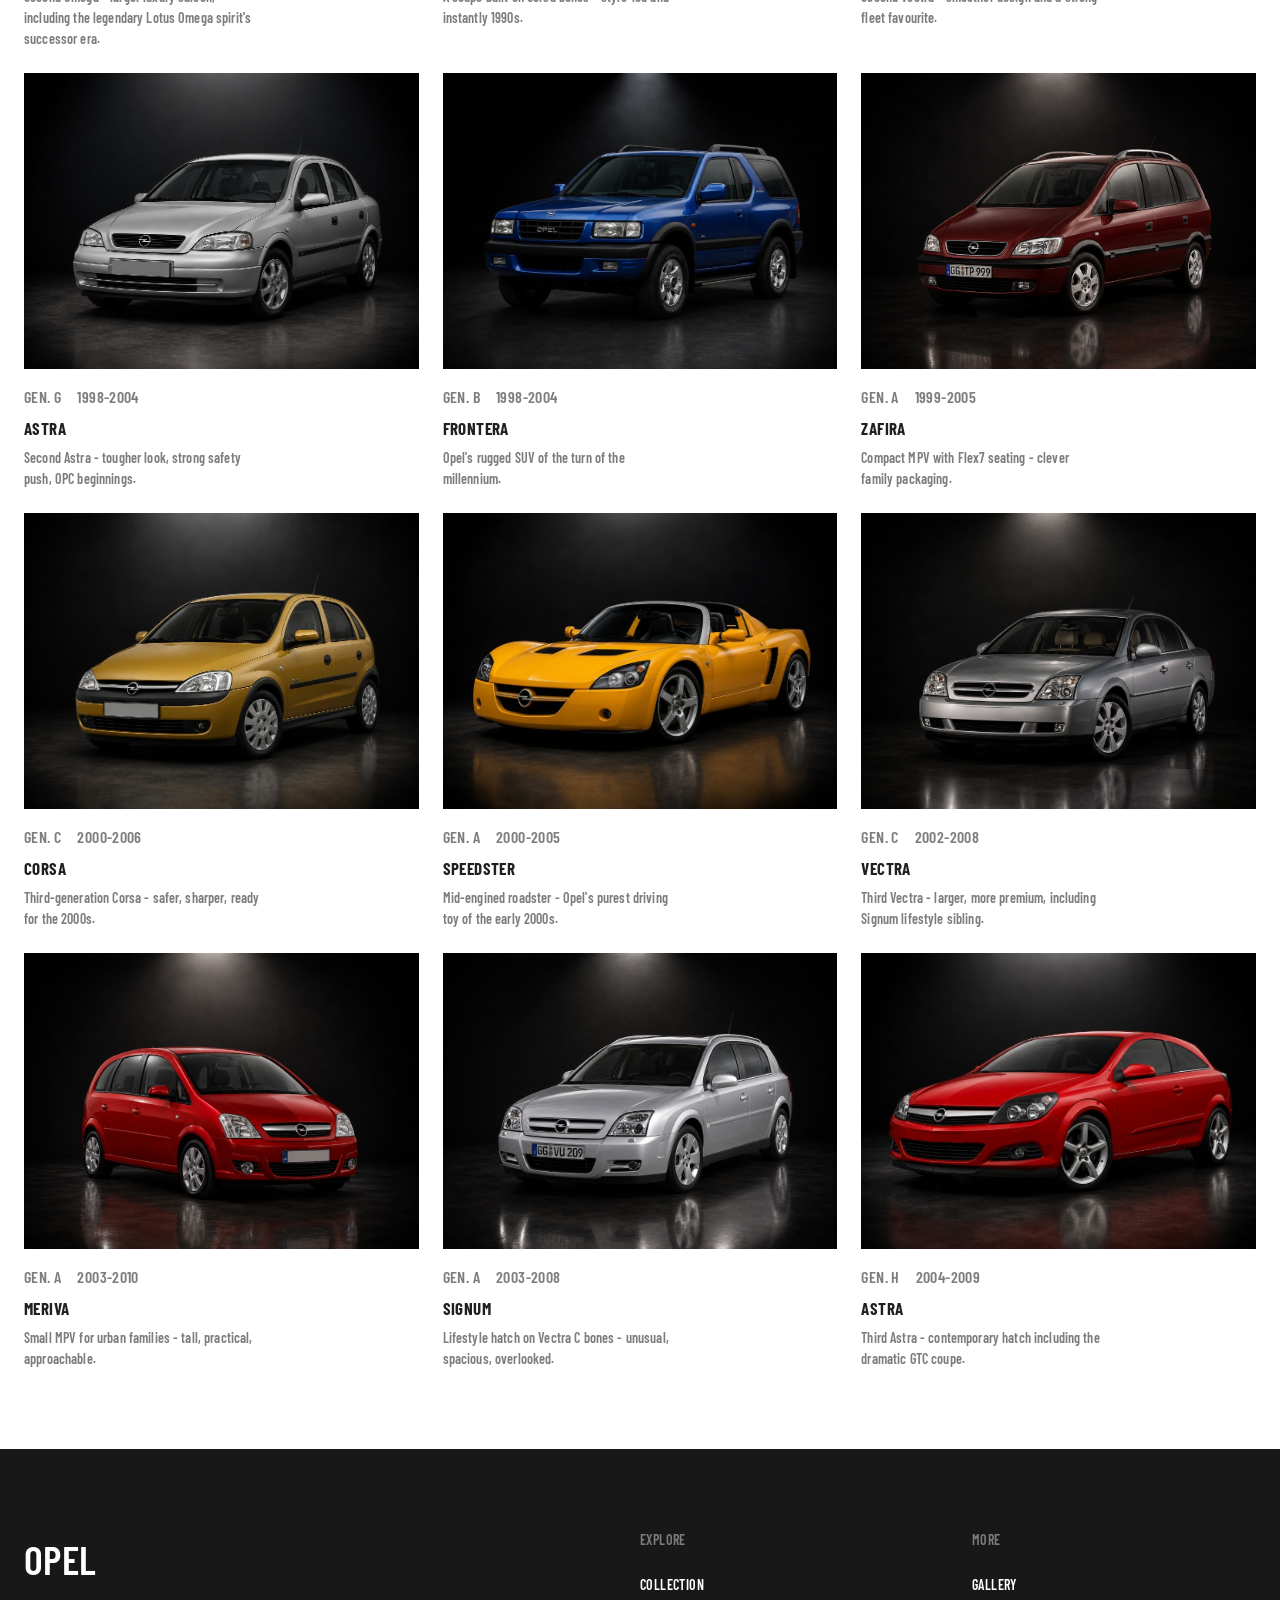
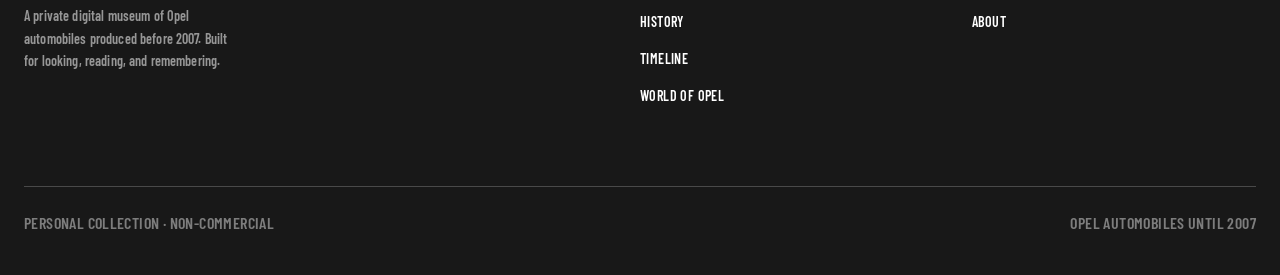
<file: pages/collection.html>
<!DOCTYPE html>
<html lang="en">
  <head>
    <meta charset="UTF-8" />
    <meta name="viewport" content="width=device-width, initial-scale=1" />
    <title>Collection — OPEL</title>
    <link rel="icon" href="../favicon.ico" sizes="any" />
    <link rel="icon" type="image/png" href="../media/brand/favicon-32.png" sizes="32x32" />
    <link rel="apple-touch-icon" href="../media/brand/apple-touch-icon.png" />
    <link rel="stylesheet" href="../css/base.css" />
    <link rel="stylesheet" href="../css/components.css" />
  </head>
  <body data-base="../" data-page="collection">
    <div id="site-header"></div>
    <main>
      <section class="page-hero">
        <div class="container">
          <p class="page-hero__eyebrow">Museum catalogue</p>
          <h1 class="page-hero__title">Collection</h1>
          <p class="page-hero__lead">
            Opel automobiles produced before 2007 — browse by model, generation, or year.
          </p>
        </div>
      </section>
      <section class="section surface-white">
        <div class="container">
          <div class="collection-toolbar">
            <label class="sr-only" for="collection-search">Search collection</label>
            <input
              id="collection-search"
              type="search"
              placeholder="Search model, generation, year…"
              autocomplete="off"
            />
          </div>
          <div class="tile-grid" id="collection-grid"></div>
        </div>
      </section>
    </main>
    <div id="site-footer"></div>
    <script src="../js/site-content-patches.js"></script>
    <script src="../js/concepts-article-patches.js"></script>
    <script src="../js/site-content-images.js"></script>
    <script src="../js/opc-article-patches.js"></script>
    <script src="../js/car-content-patches.js"></script>
    <script src="../js/data.js"></script>
    <script src="../js/app.js"></script>
    <script src="../js/pages.js"></script>
  </body>
</html>
</file>
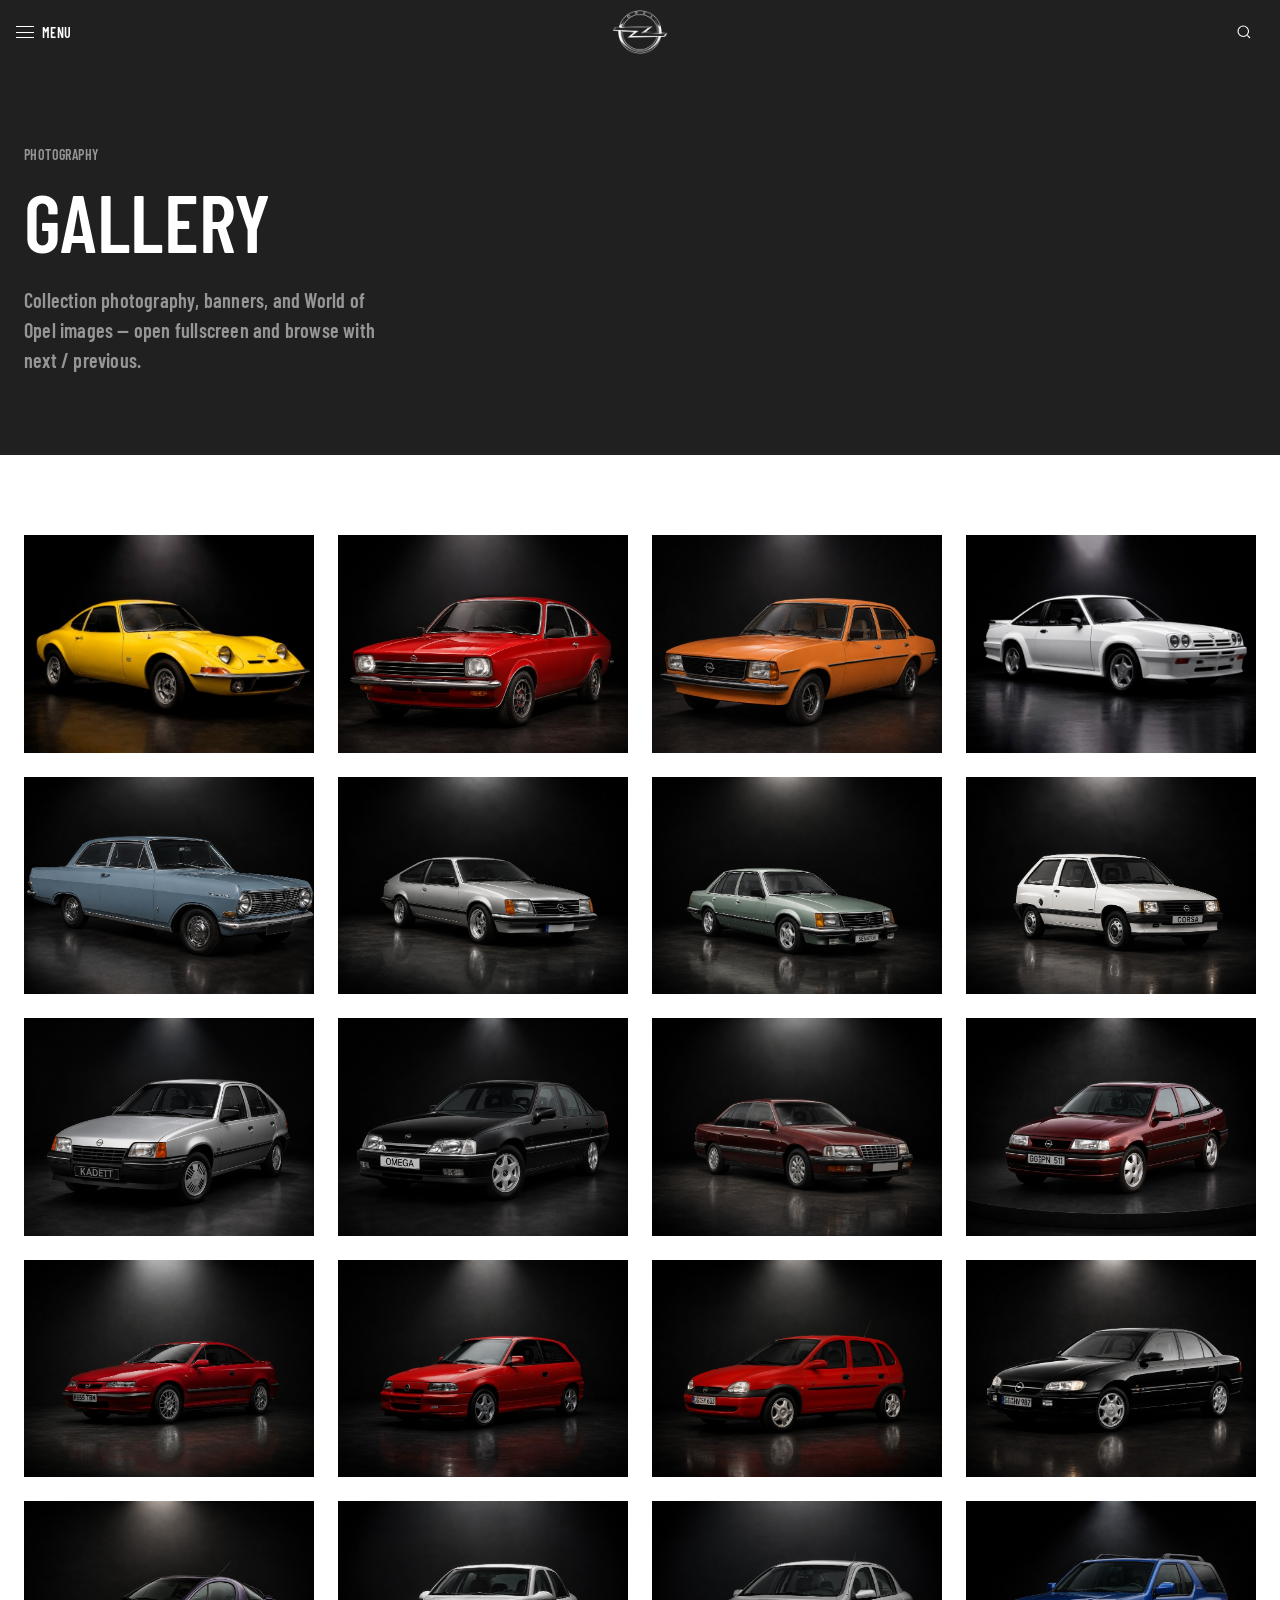
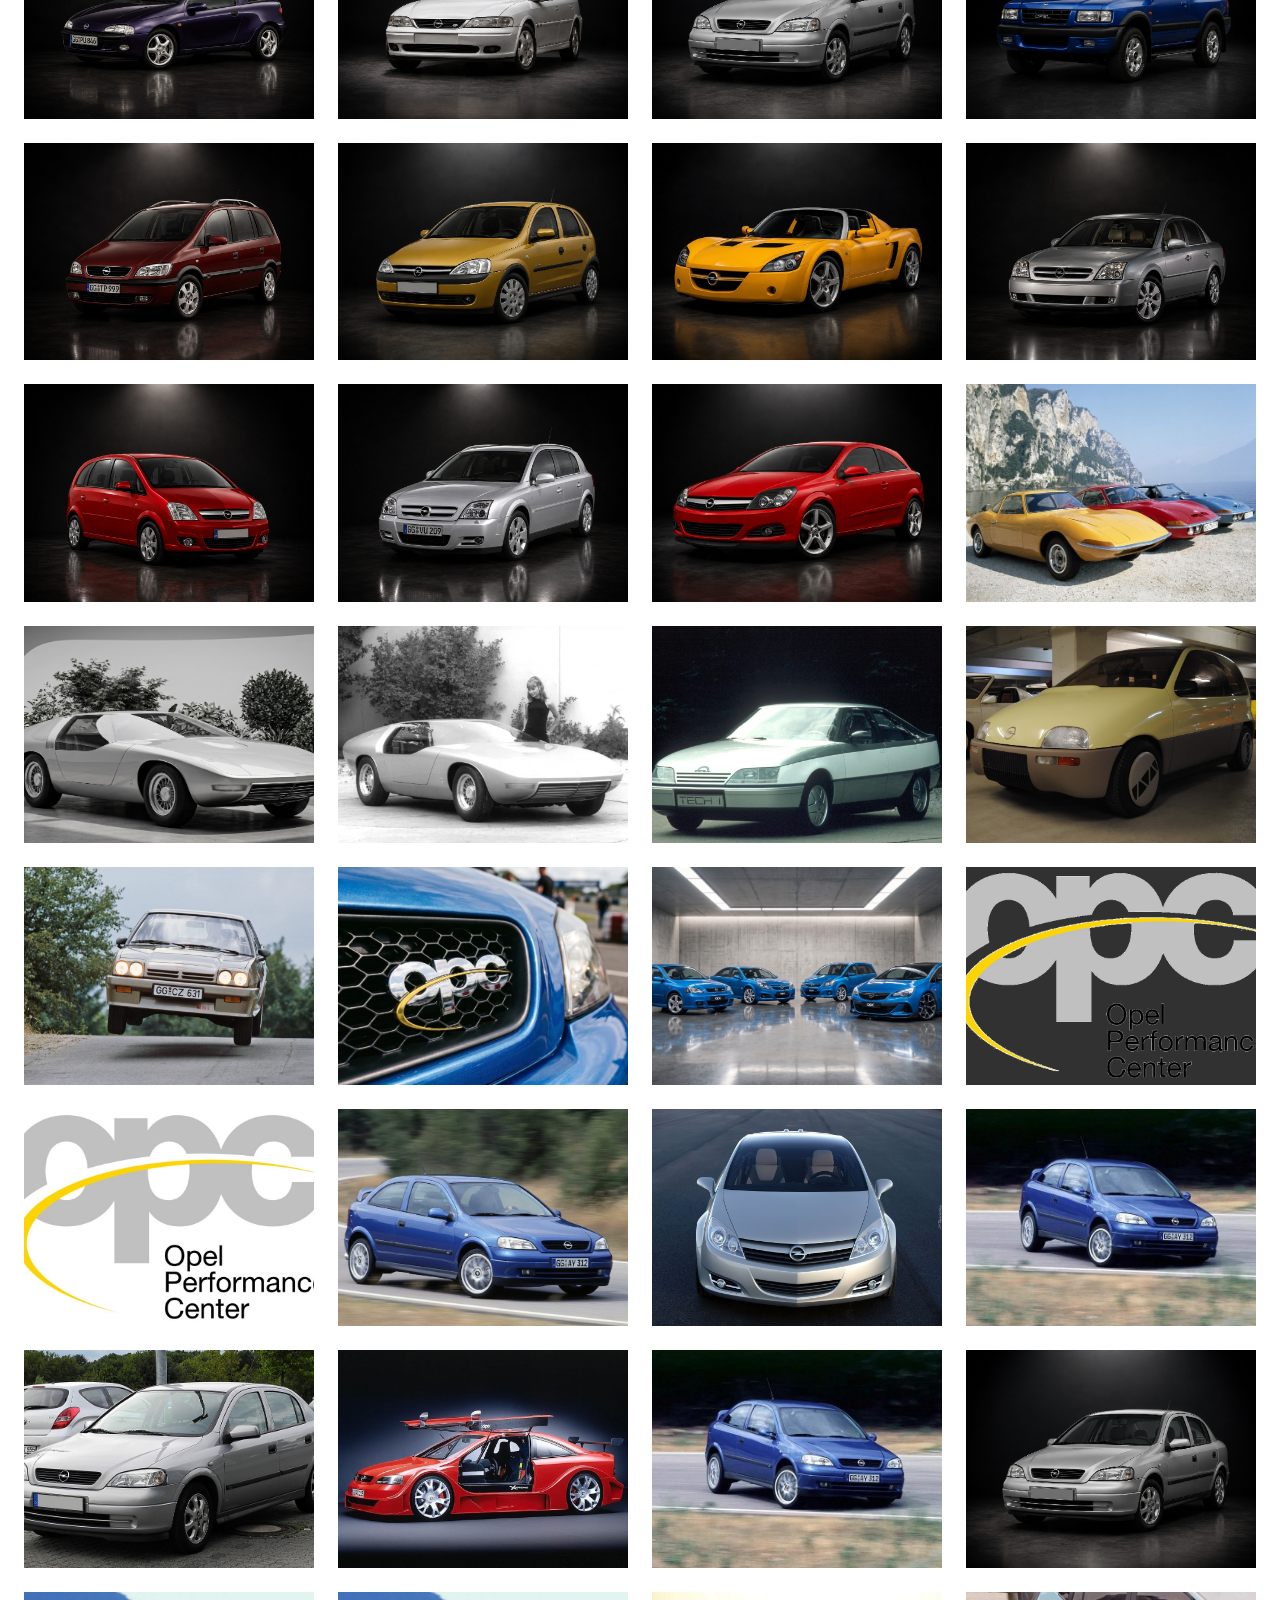
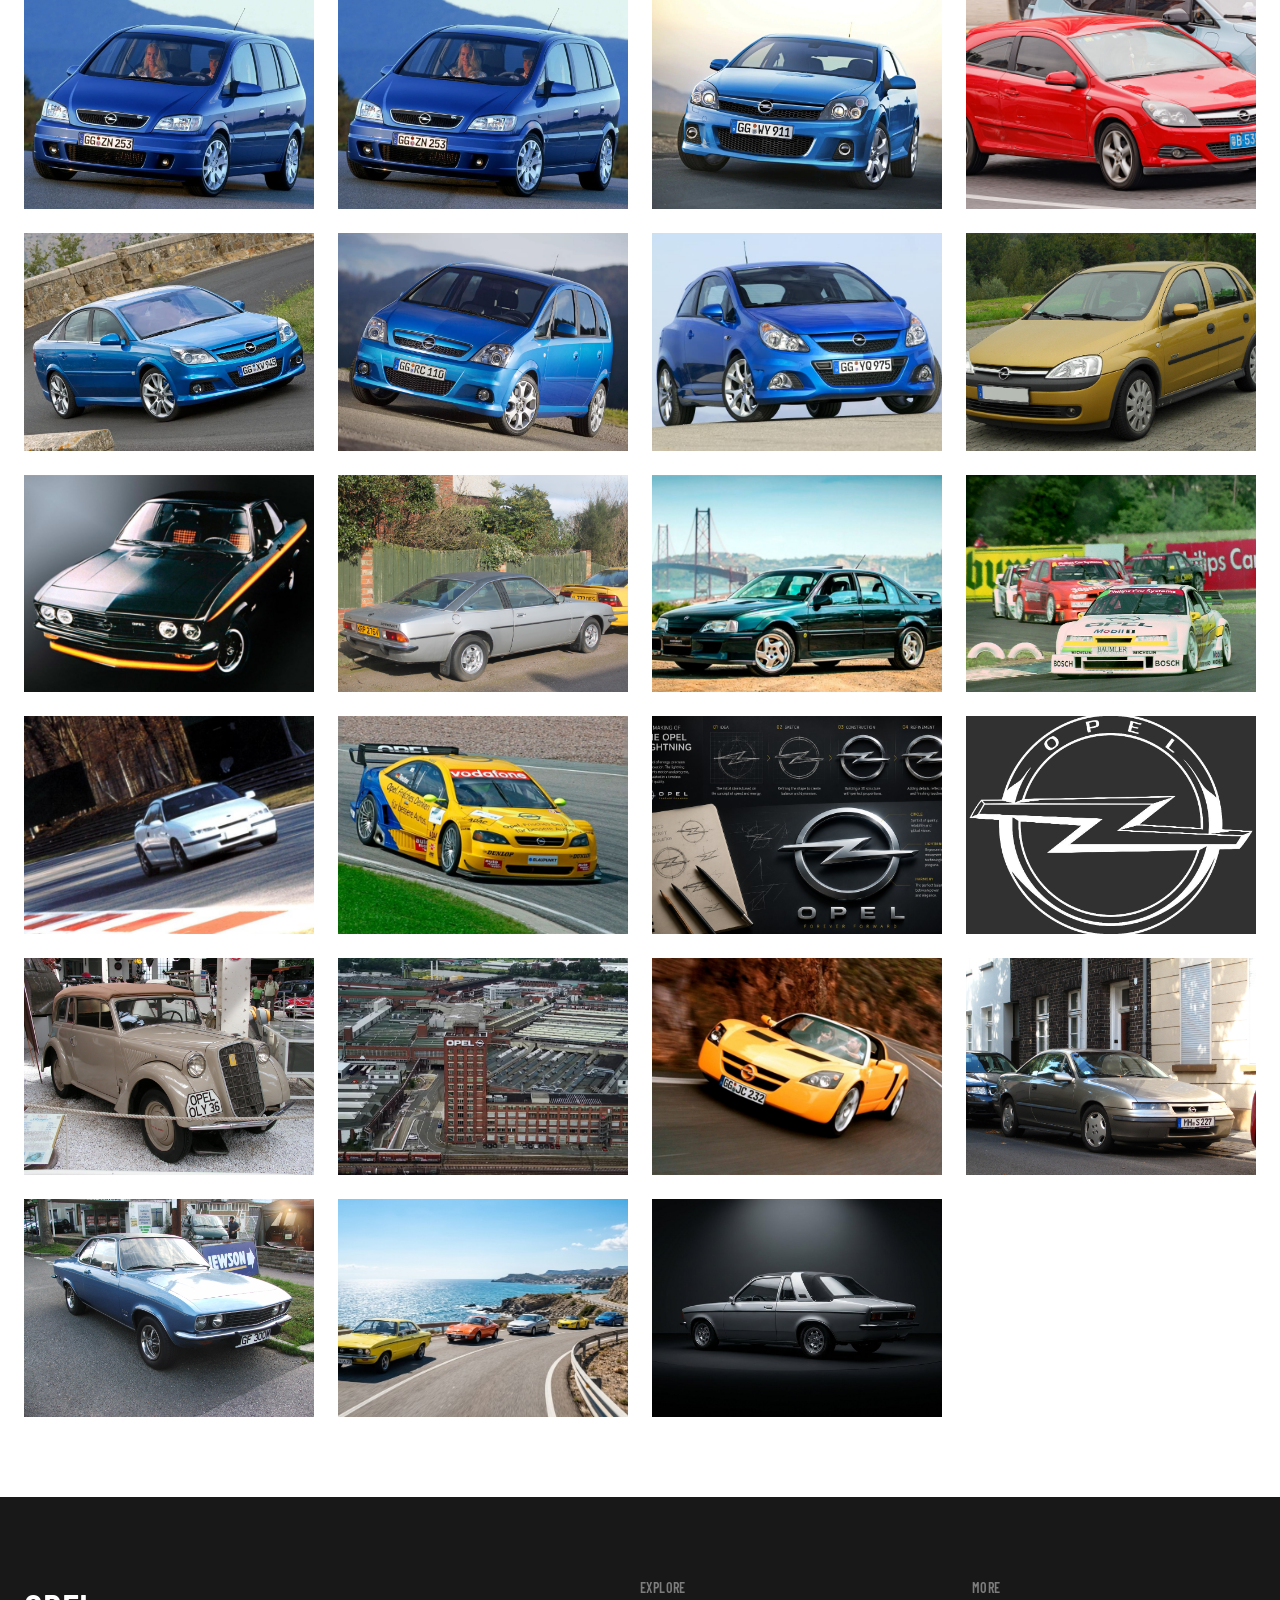
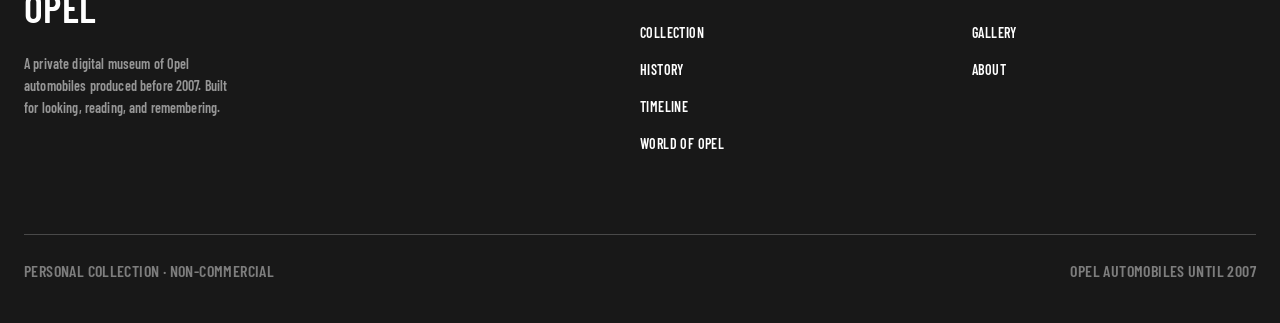
<file: pages/gallery.html>
<!DOCTYPE html>
<html lang="en">
  <head>
    <meta charset="UTF-8" />
    <meta name="viewport" content="width=device-width, initial-scale=1" />
    <title>Gallery — OPEL</title>
    <link rel="icon" href="../favicon.ico" sizes="any" />
    <link rel="icon" type="image/png" href="../media/brand/favicon-32.png" sizes="32x32" />
    <link rel="apple-touch-icon" href="../media/brand/apple-touch-icon.png" />
    <link rel="stylesheet" href="../css/base.css" />
    <link rel="stylesheet" href="../css/components.css" />
  </head>
  <body data-base="../" data-page="gallery">
    <div id="site-header"></div>
    <main>
      <section class="page-hero">
        <div class="container">
          <p class="page-hero__eyebrow">Photography</p>
          <h1 class="page-hero__title">Gallery</h1>
          <p class="page-hero__lead">
            Collection photography, banners, and World of Opel images — open fullscreen and browse with next / previous.
          </p>
        </div>
      </section>
      <section class="section surface-white">
        <div class="container">
          <div class="gallery-grid" id="gallery-grid"></div>
        </div>
      </section>
    </main>

    <div class="lightbox" id="lightbox" role="dialog" aria-modal="true" aria-label="Image viewer">
      <button type="button" class="lightbox__close" id="lightbox-close">Close</button>
      <button type="button" class="lightbox__prev" id="lightbox-prev">← Prev</button>
      <div id="lightbox-stage"></div>
      <button type="button" class="lightbox__next" id="lightbox-next">Next →</button>
    </div>

    <div id="site-footer"></div>
    <script src="../js/site-content-patches.js"></script>
    <script src="../js/concepts-article-patches.js"></script>
    <script src="../js/site-content-images.js"></script>
    <script src="../js/opc-article-patches.js"></script>
    <script src="../js/car-content-patches.js"></script>
    <script src="../js/data.js"></script>
    <script src="../js/app.js"></script>
    <script src="../js/pages.js"></script>
  </body>
</html>
</file>
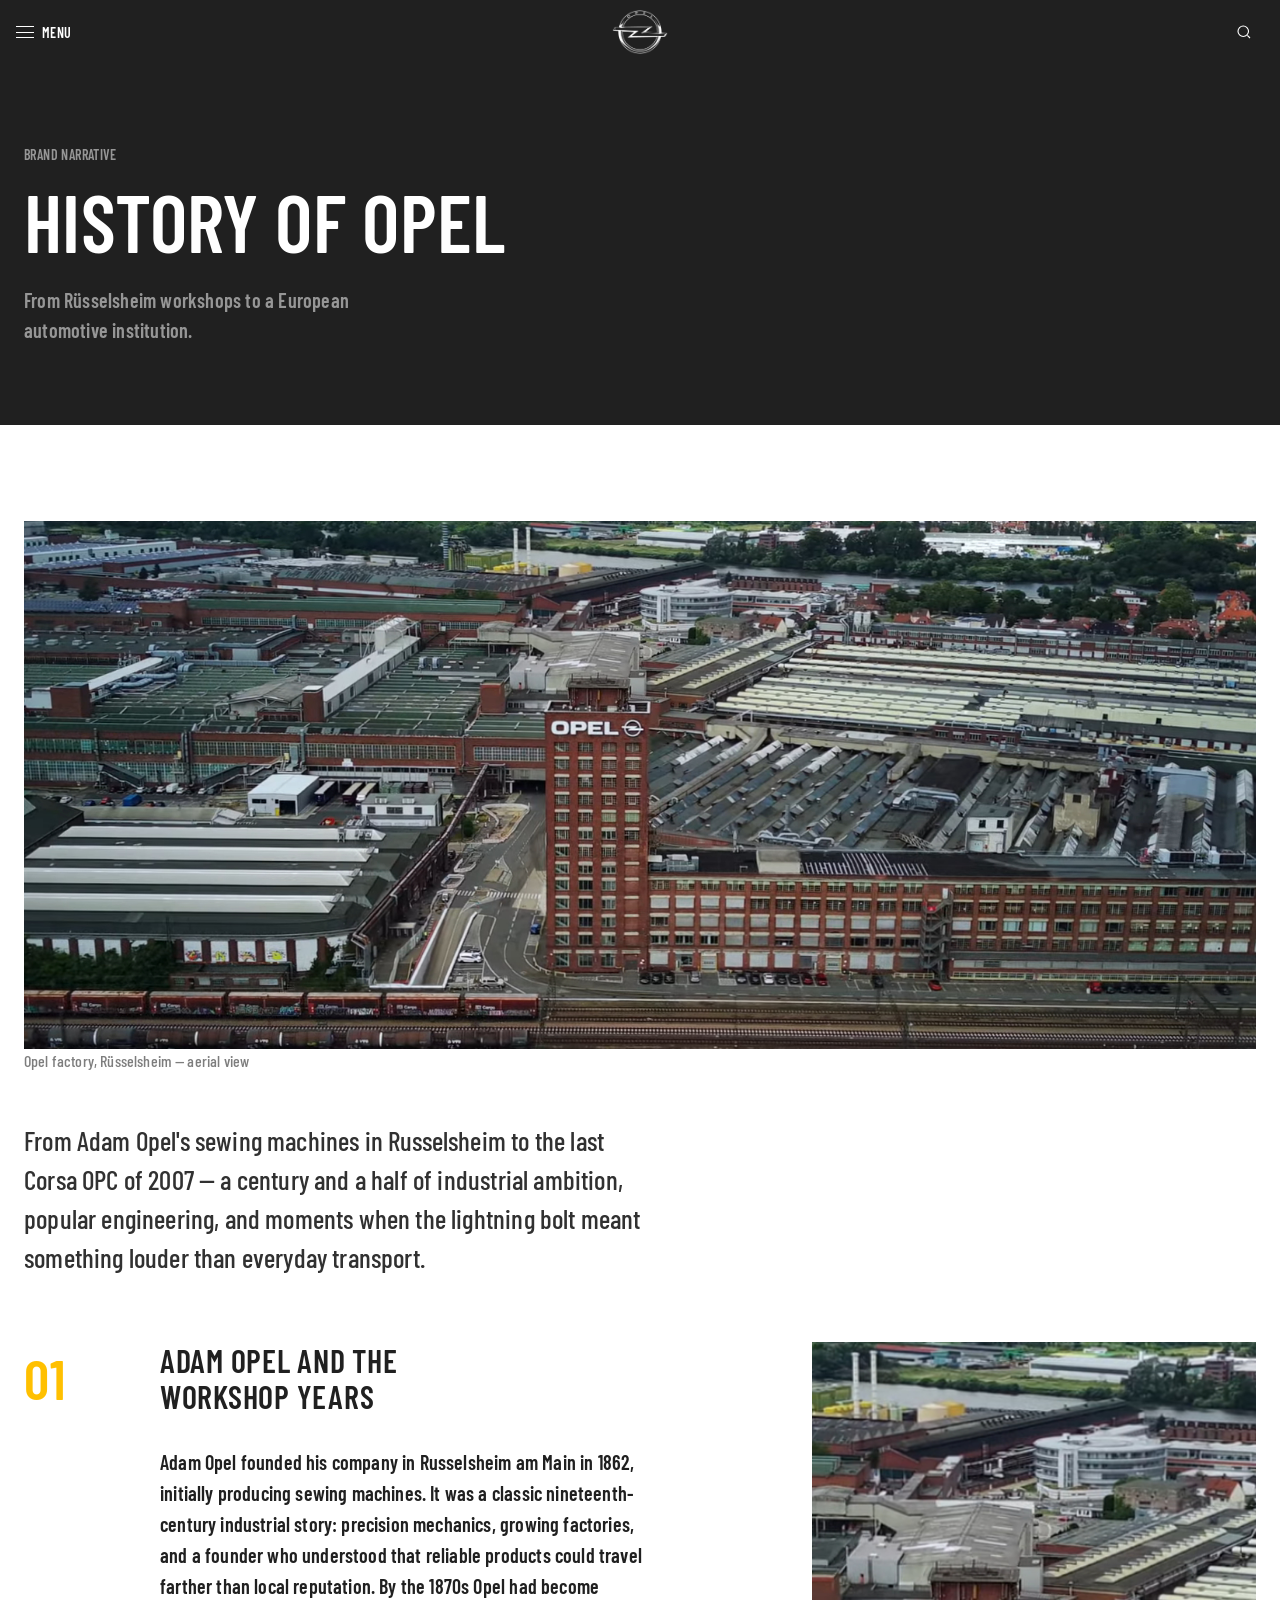
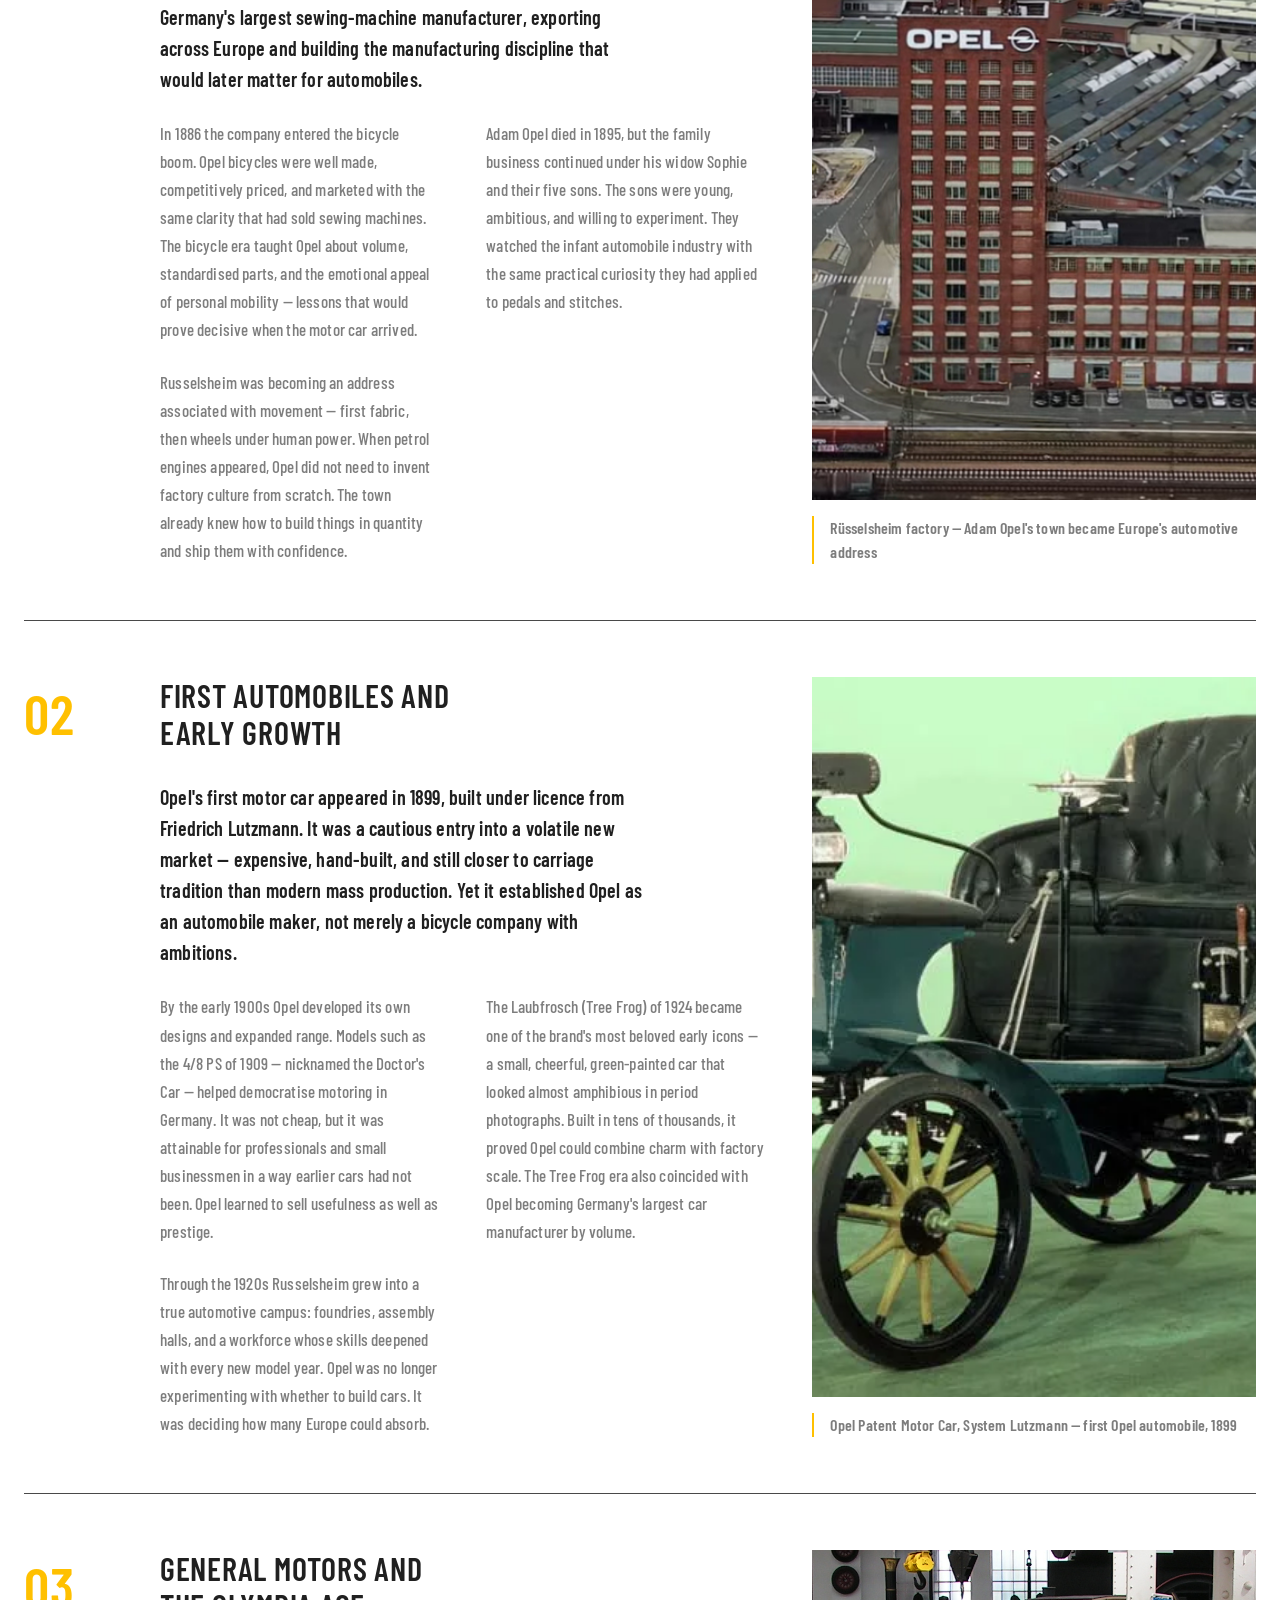
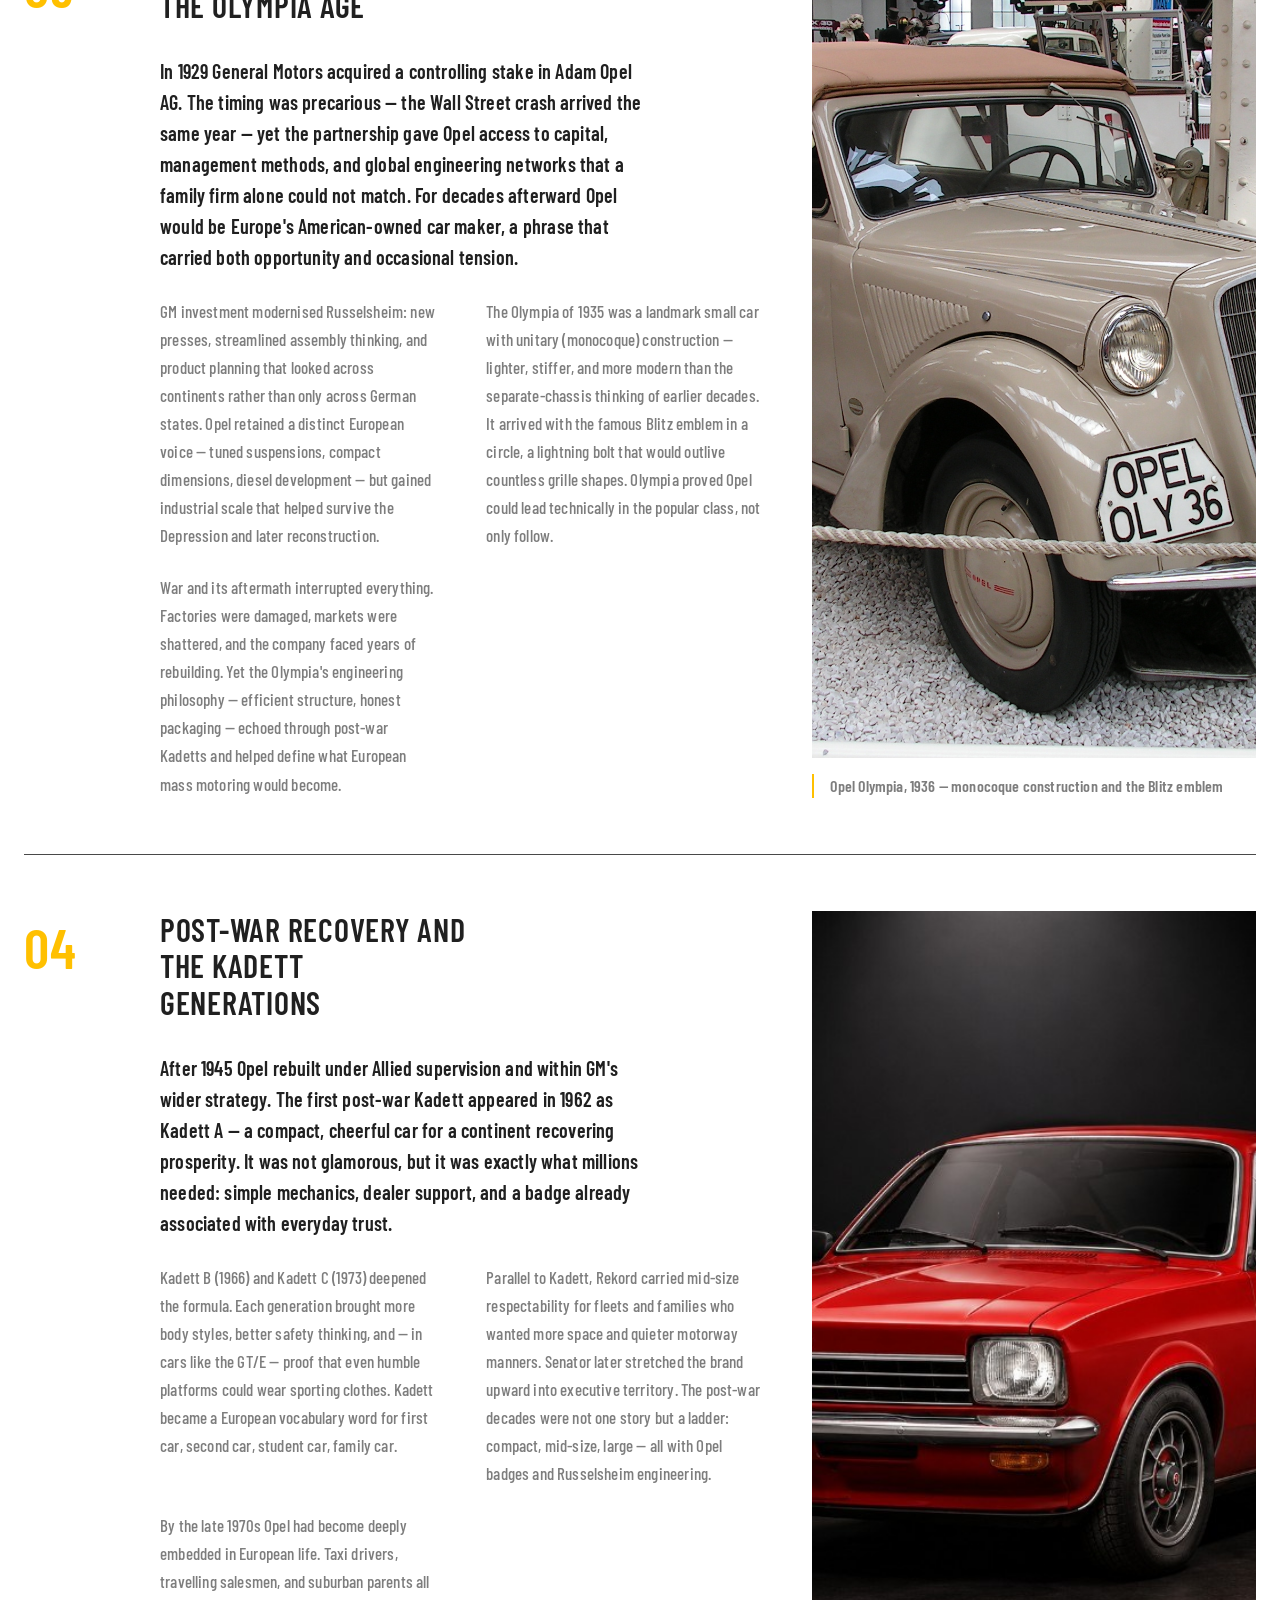
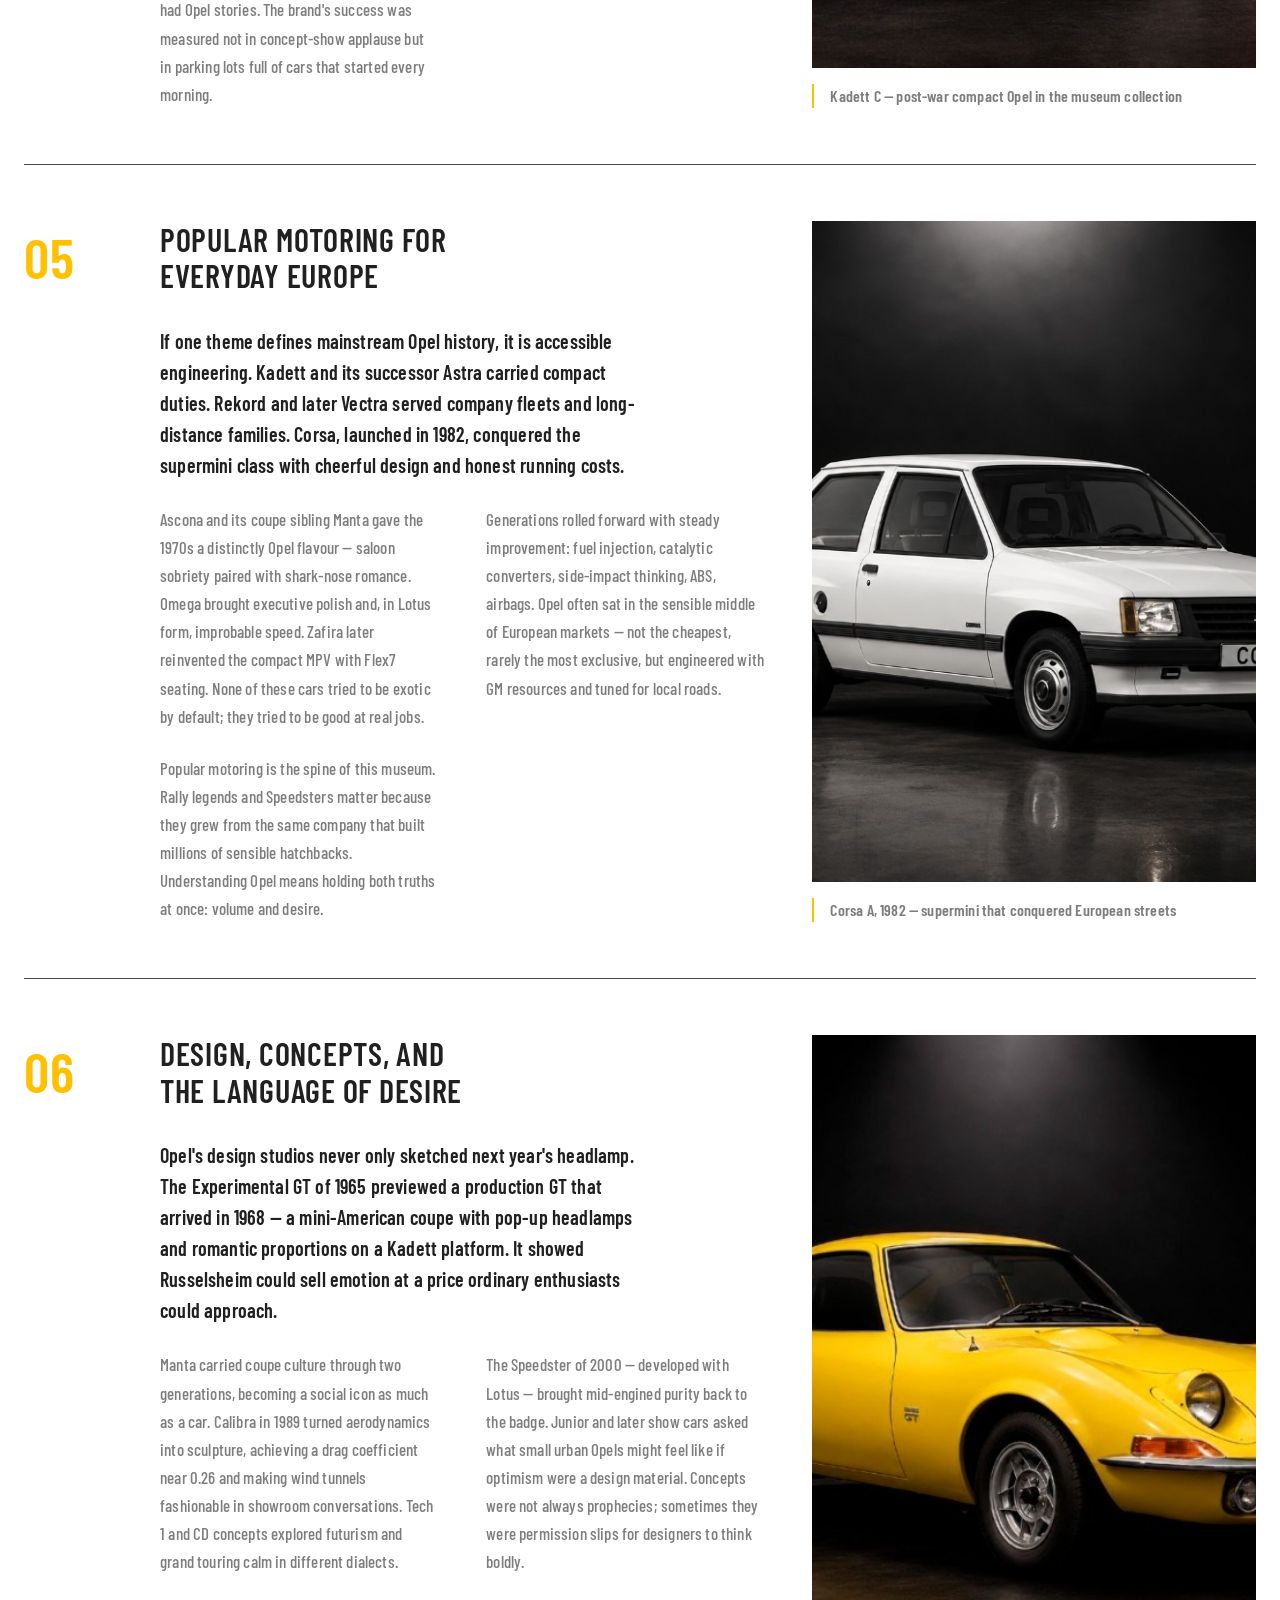
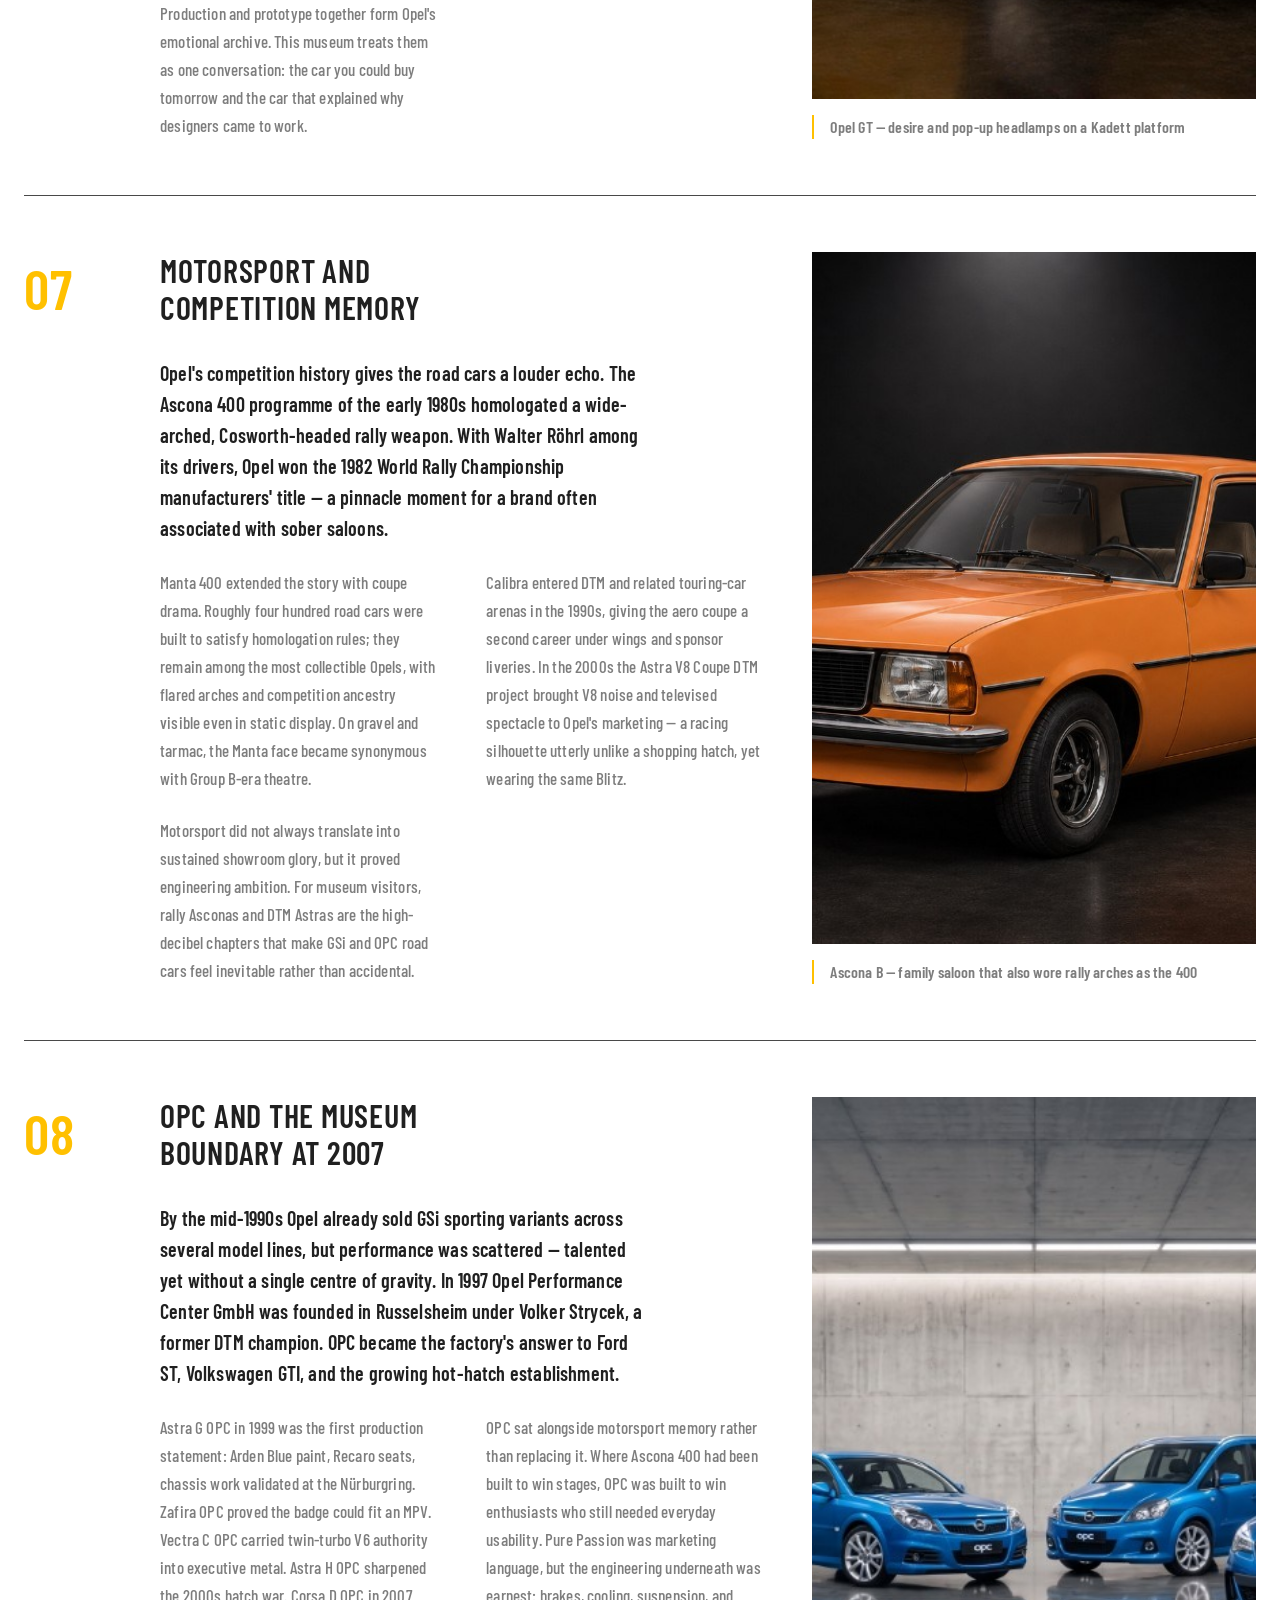
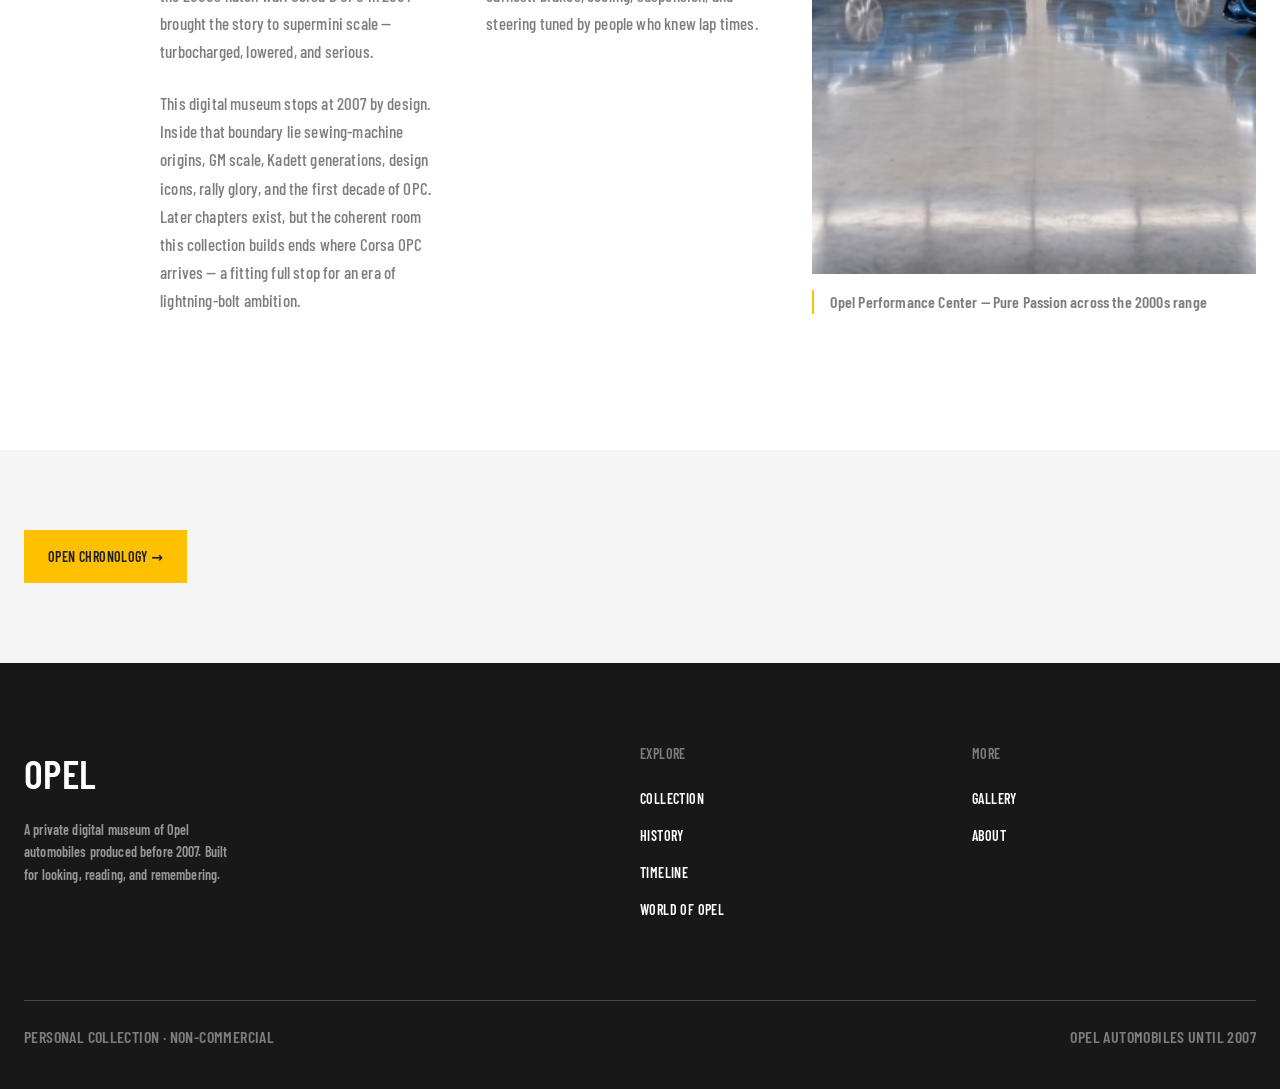
<file: pages/history.html>
<!DOCTYPE html>
<html lang="en">
  <head>
    <meta charset="UTF-8" />
    <meta name="viewport" content="width=device-width, initial-scale=1" />
    <title>History of Opel — OPEL</title>
    <link rel="icon" href="../favicon.ico" sizes="any" />
    <link rel="icon" type="image/png" href="../media/brand/favicon-32.png" sizes="32x32" />
    <link rel="apple-touch-icon" href="../media/brand/apple-touch-icon.png" />
    <link rel="stylesheet" href="../css/base.css" />
    <link rel="stylesheet" href="../css/components.css" />
  </head>
  <body data-base="../" data-page="history">
    <div id="site-header"></div>
    <main>
      <section class="page-hero">
        <div class="container">
          <p class="page-hero__eyebrow">Brand narrative</p>
          <h1 class="page-hero__title">History of Opel</h1>
          <p class="page-hero__lead">
            From Rüsselsheim workshops to a European automotive institution.
          </p>
        </div>
      </section>
      <div id="history-page" class="surface-white"></div>
      <section class="section surface-marble">
        <div class="container">
          <a class="btn-giallo" href="timeline.html">Open chronology →</a>
        </div>
      </section>
    </main>
    <div id="site-footer"></div>
    <script src="../js/site-content-patches.js"></script>
    <script src="../js/concepts-article-patches.js"></script>
    <script src="../js/site-content-images.js"></script>
    <script src="../js/opc-article-patches.js"></script>
    <script src="../js/car-content-patches.js"></script>
    <script src="../js/data.js"></script>
    <script src="../js/app.js"></script>
    <script src="../js/pages.js"></script>
  </body>
</html>
</file>
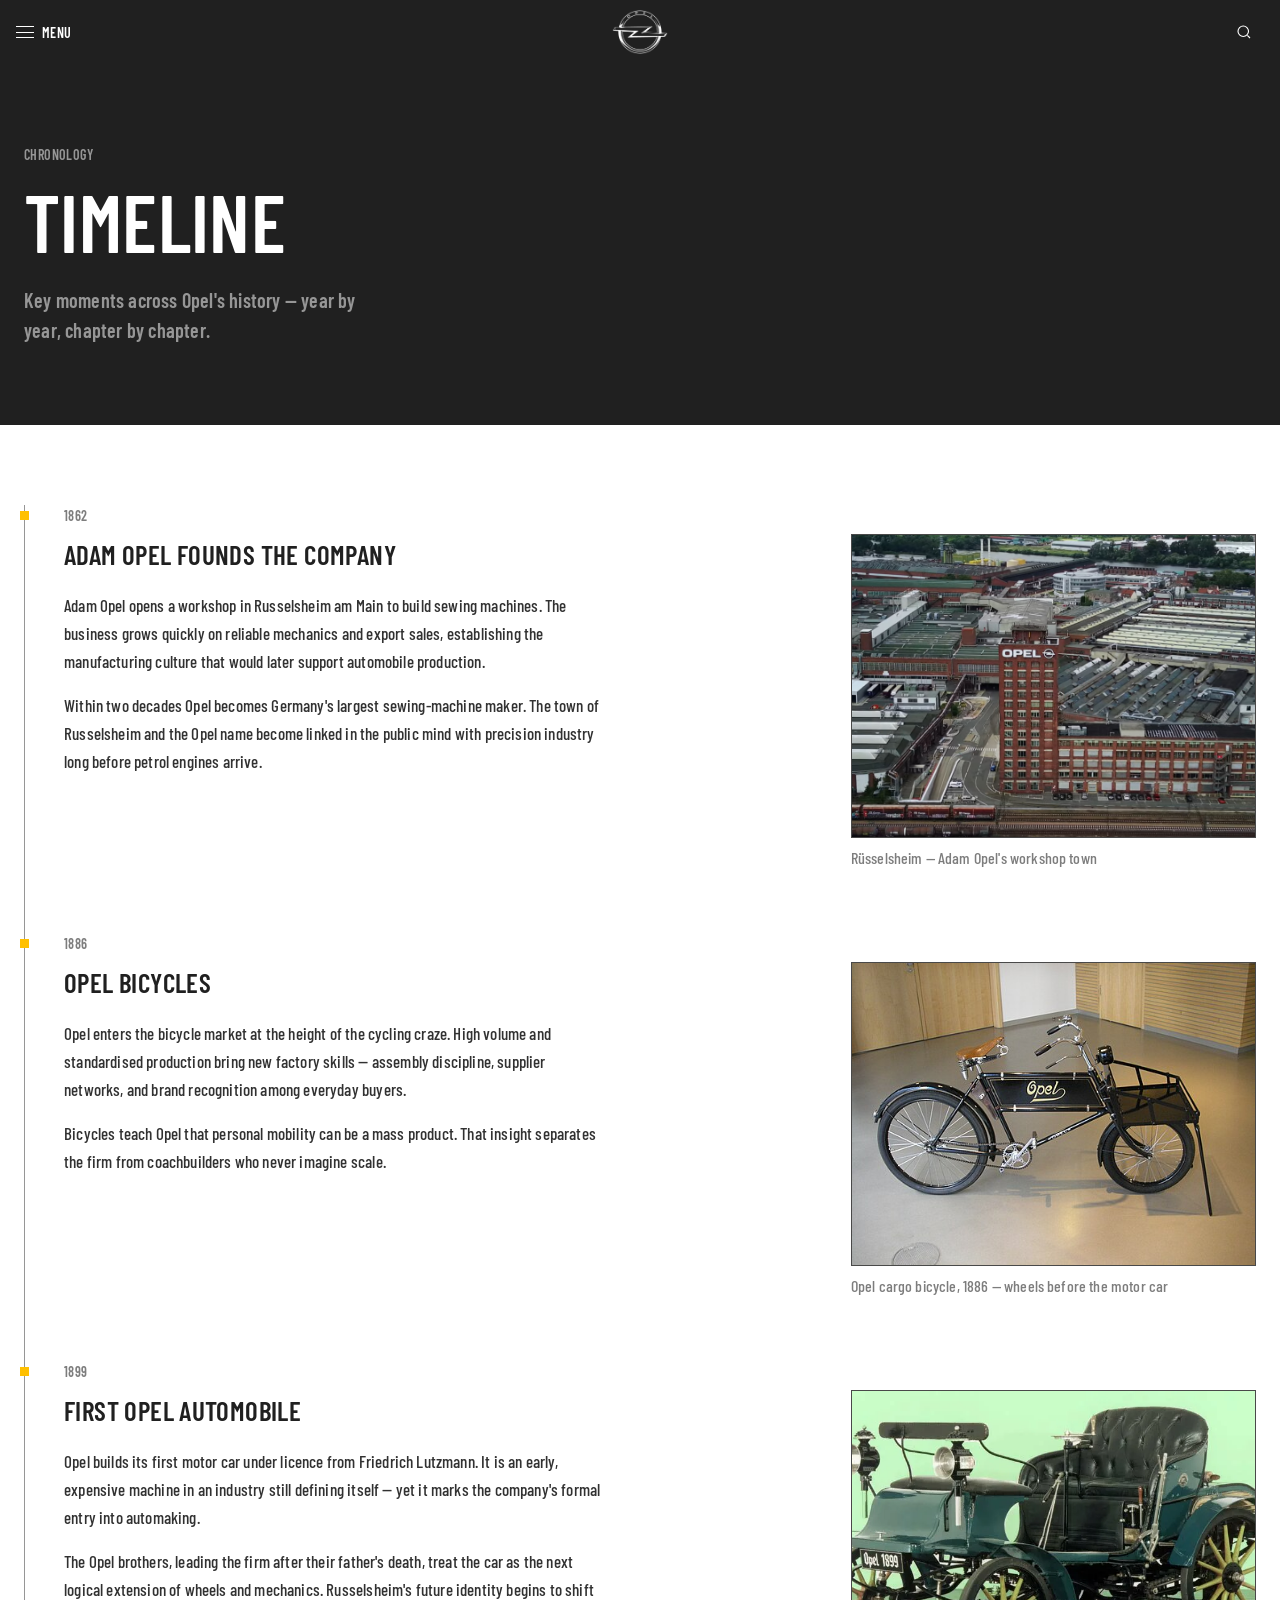
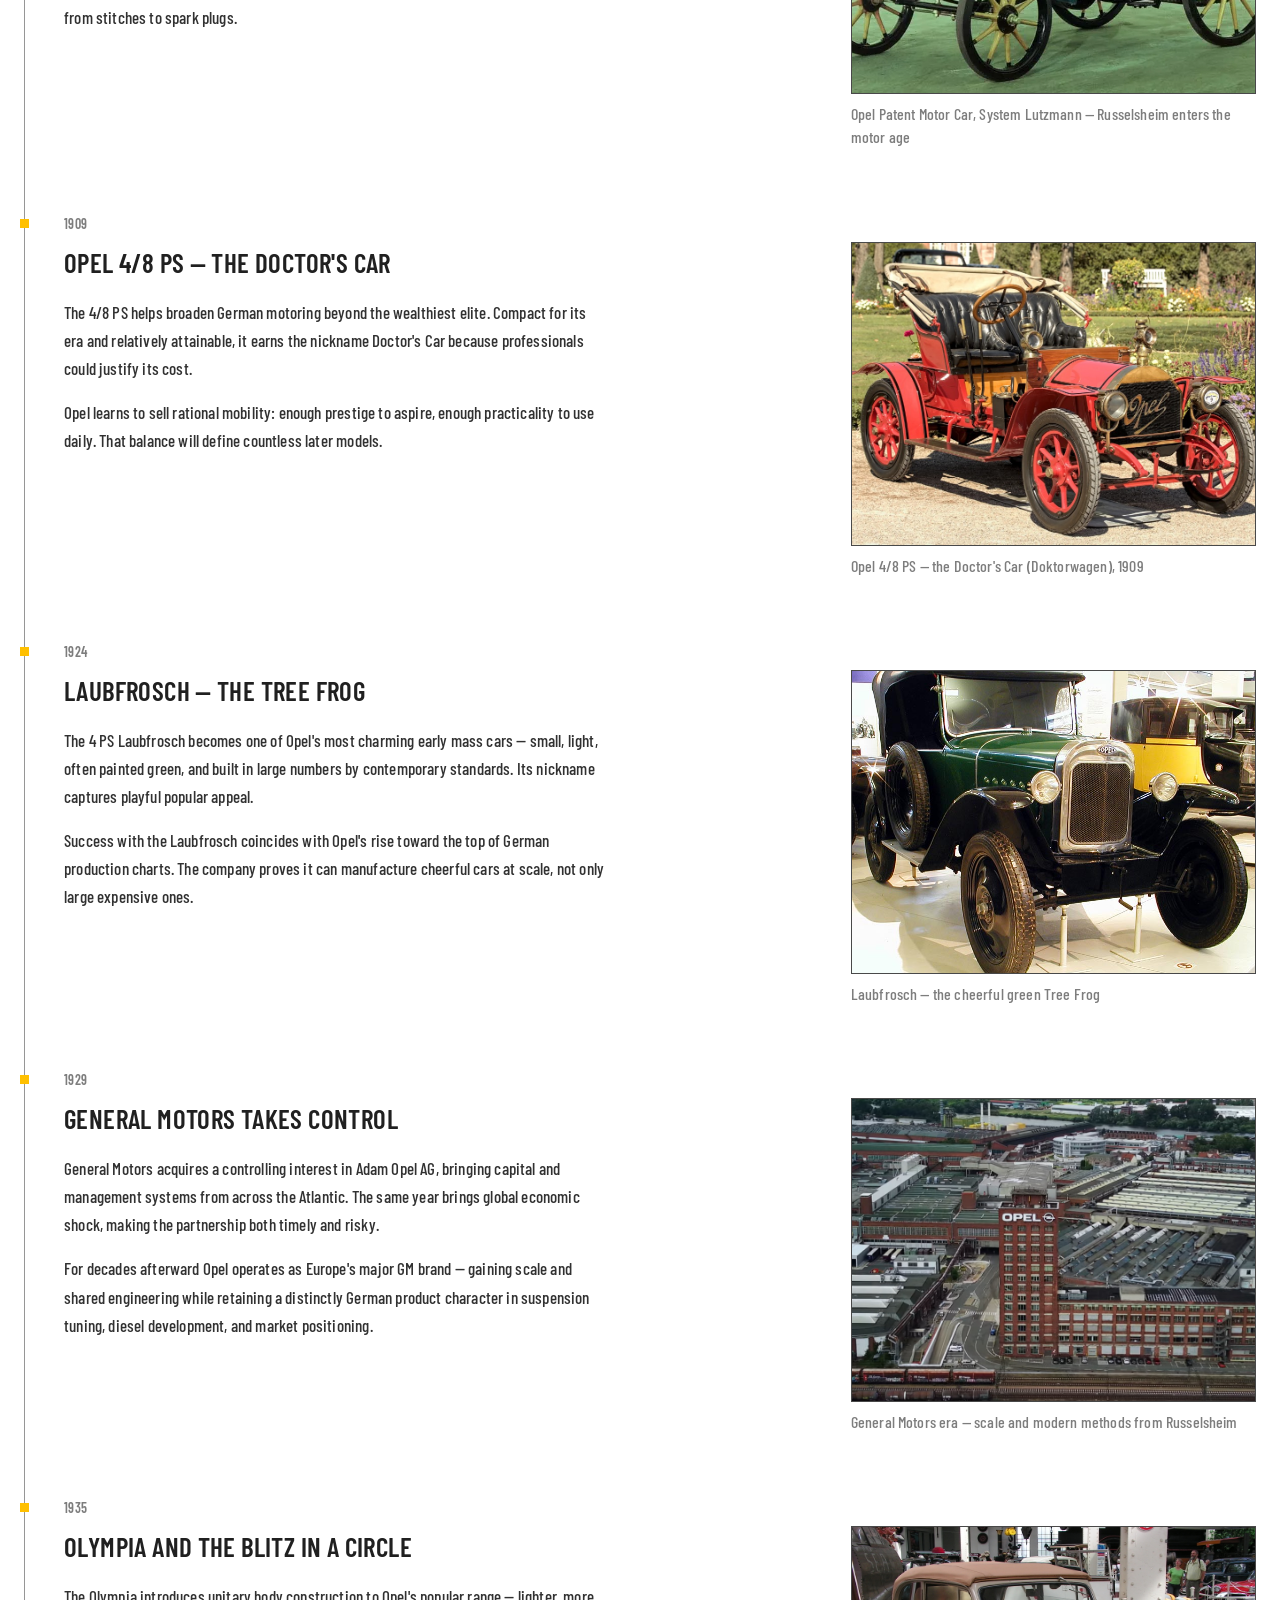
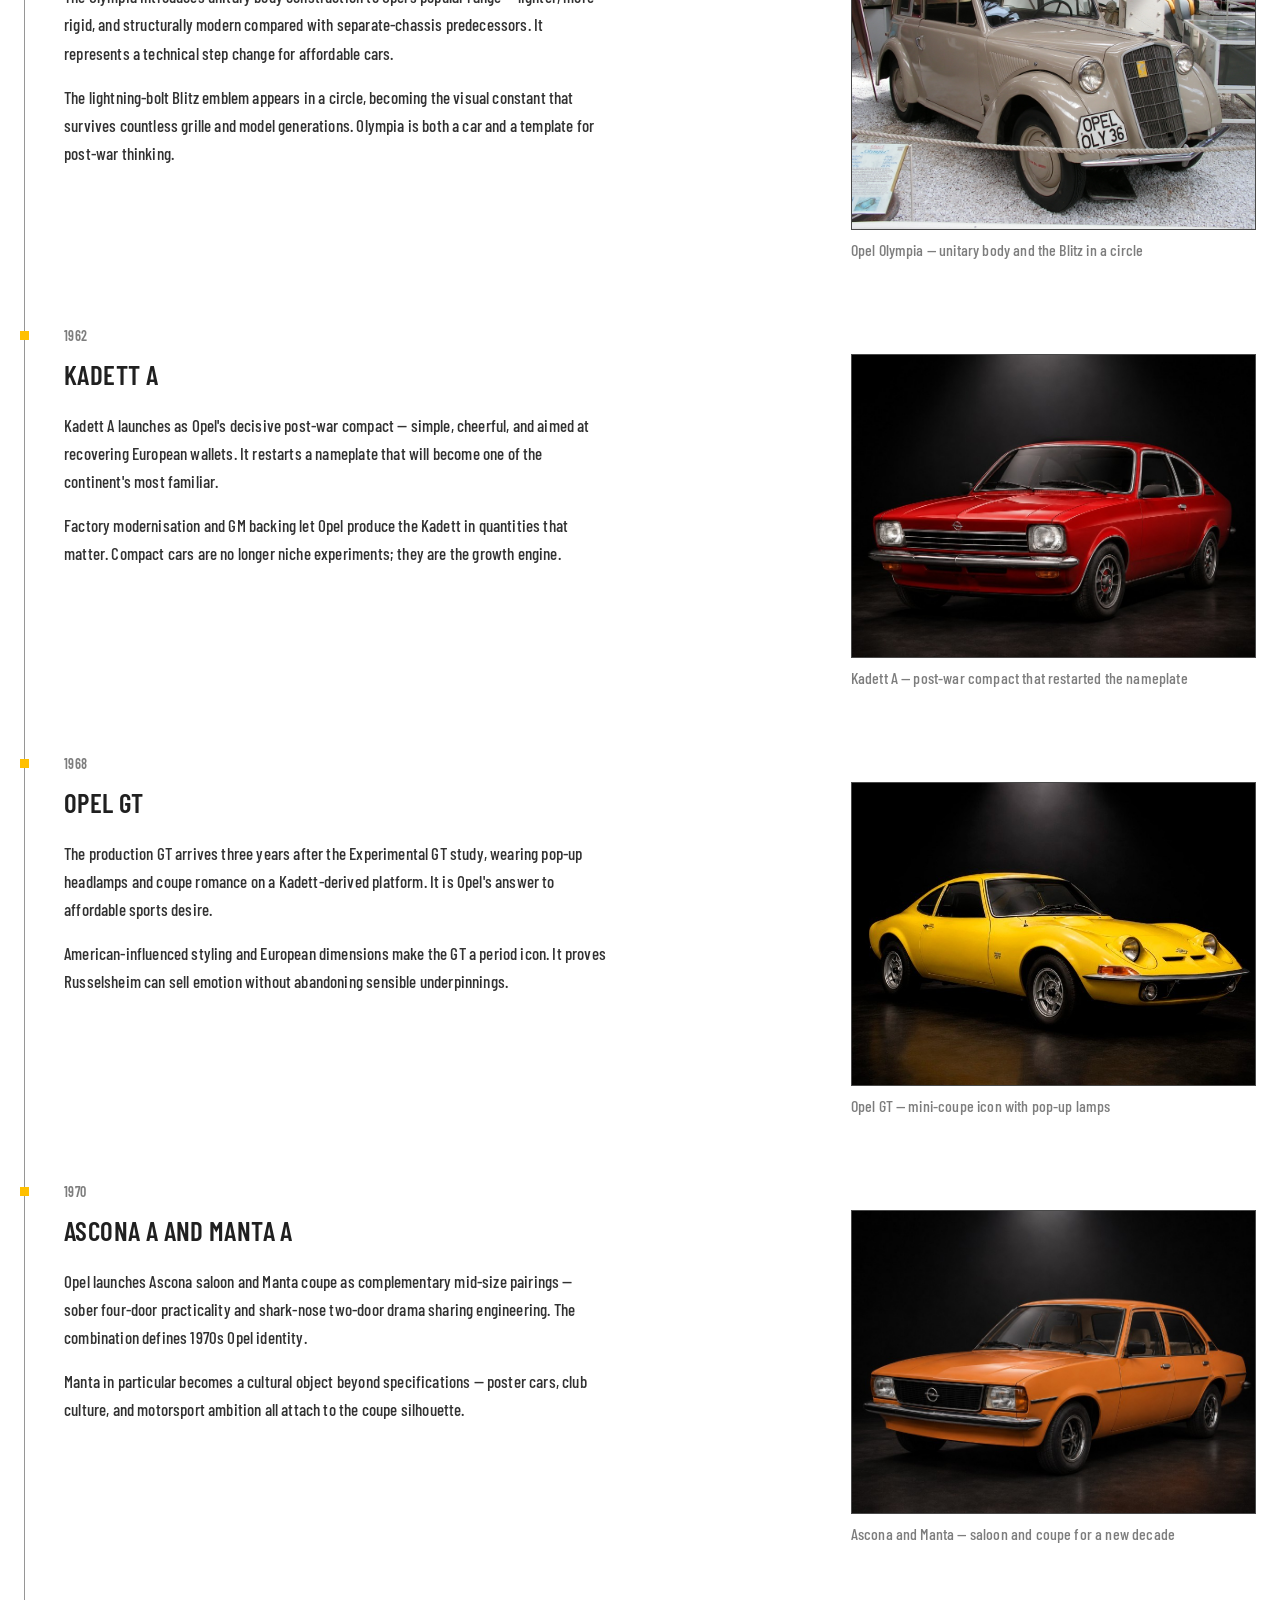
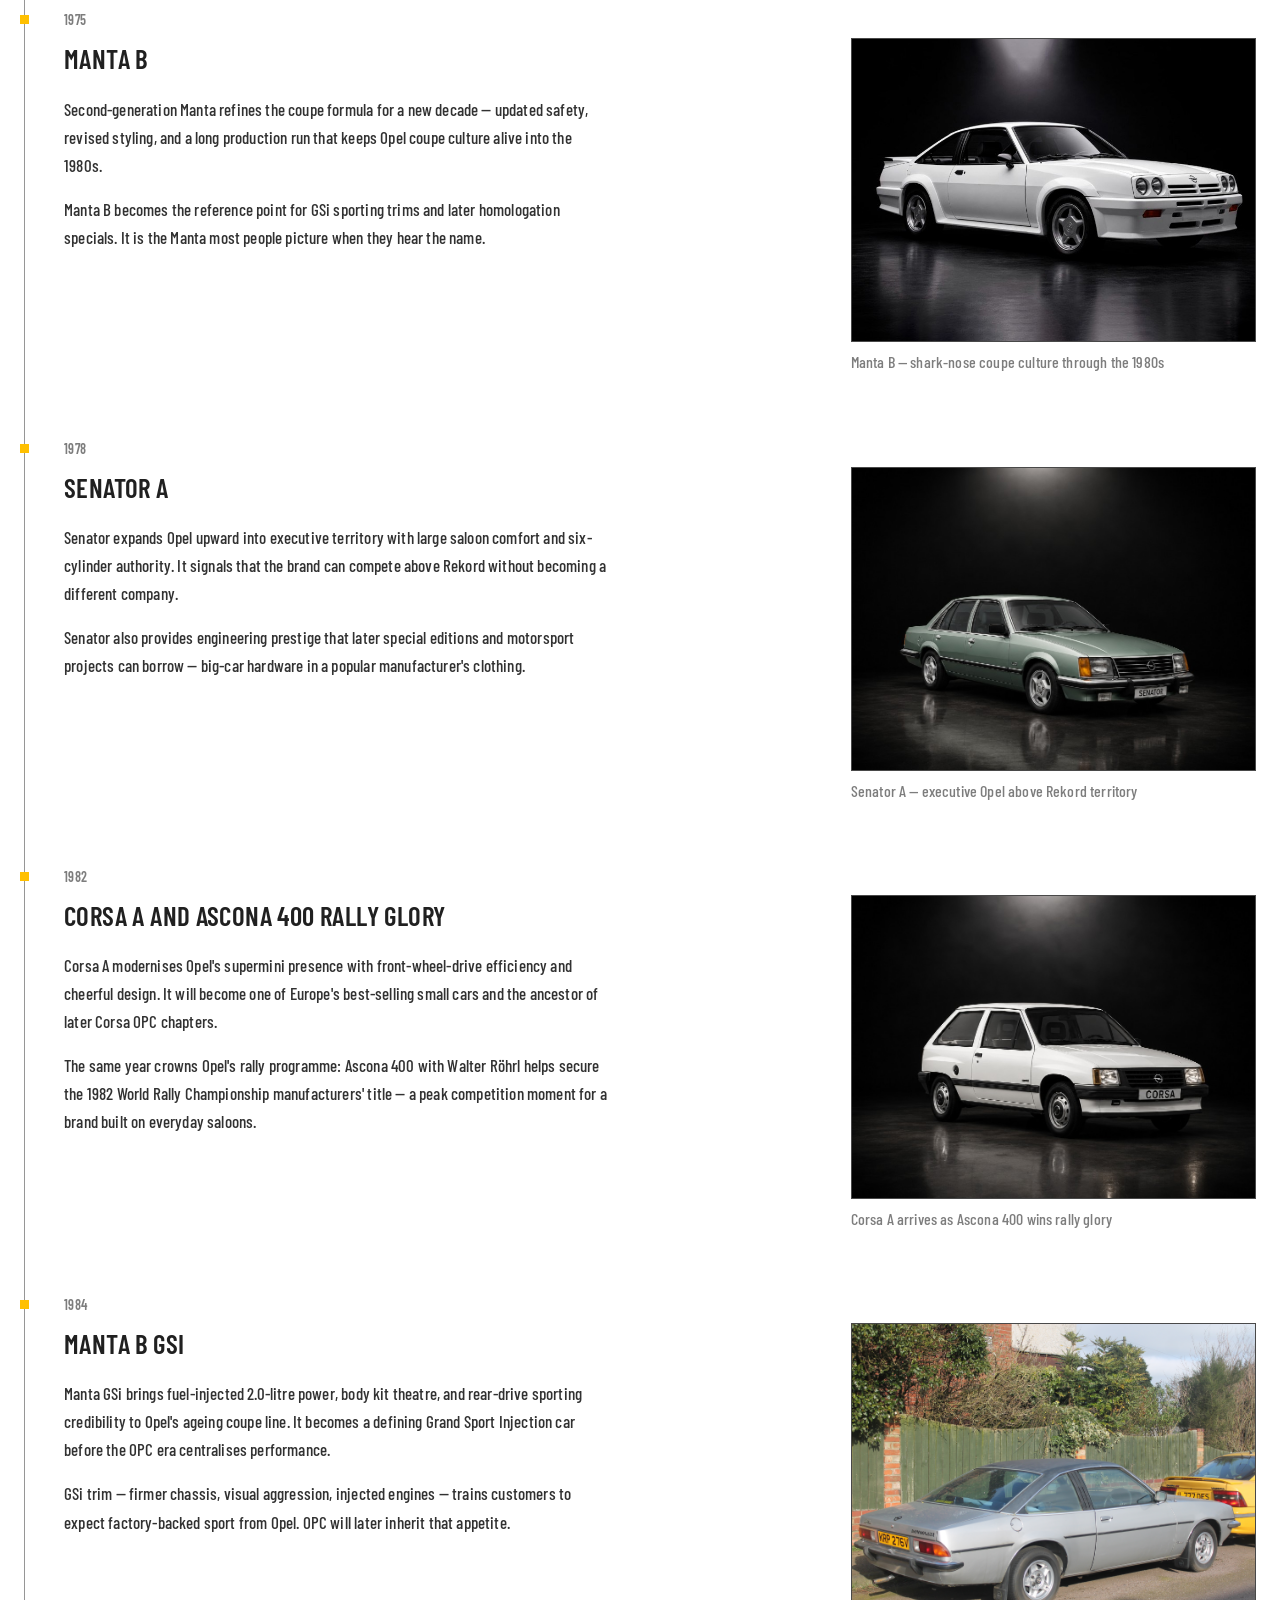
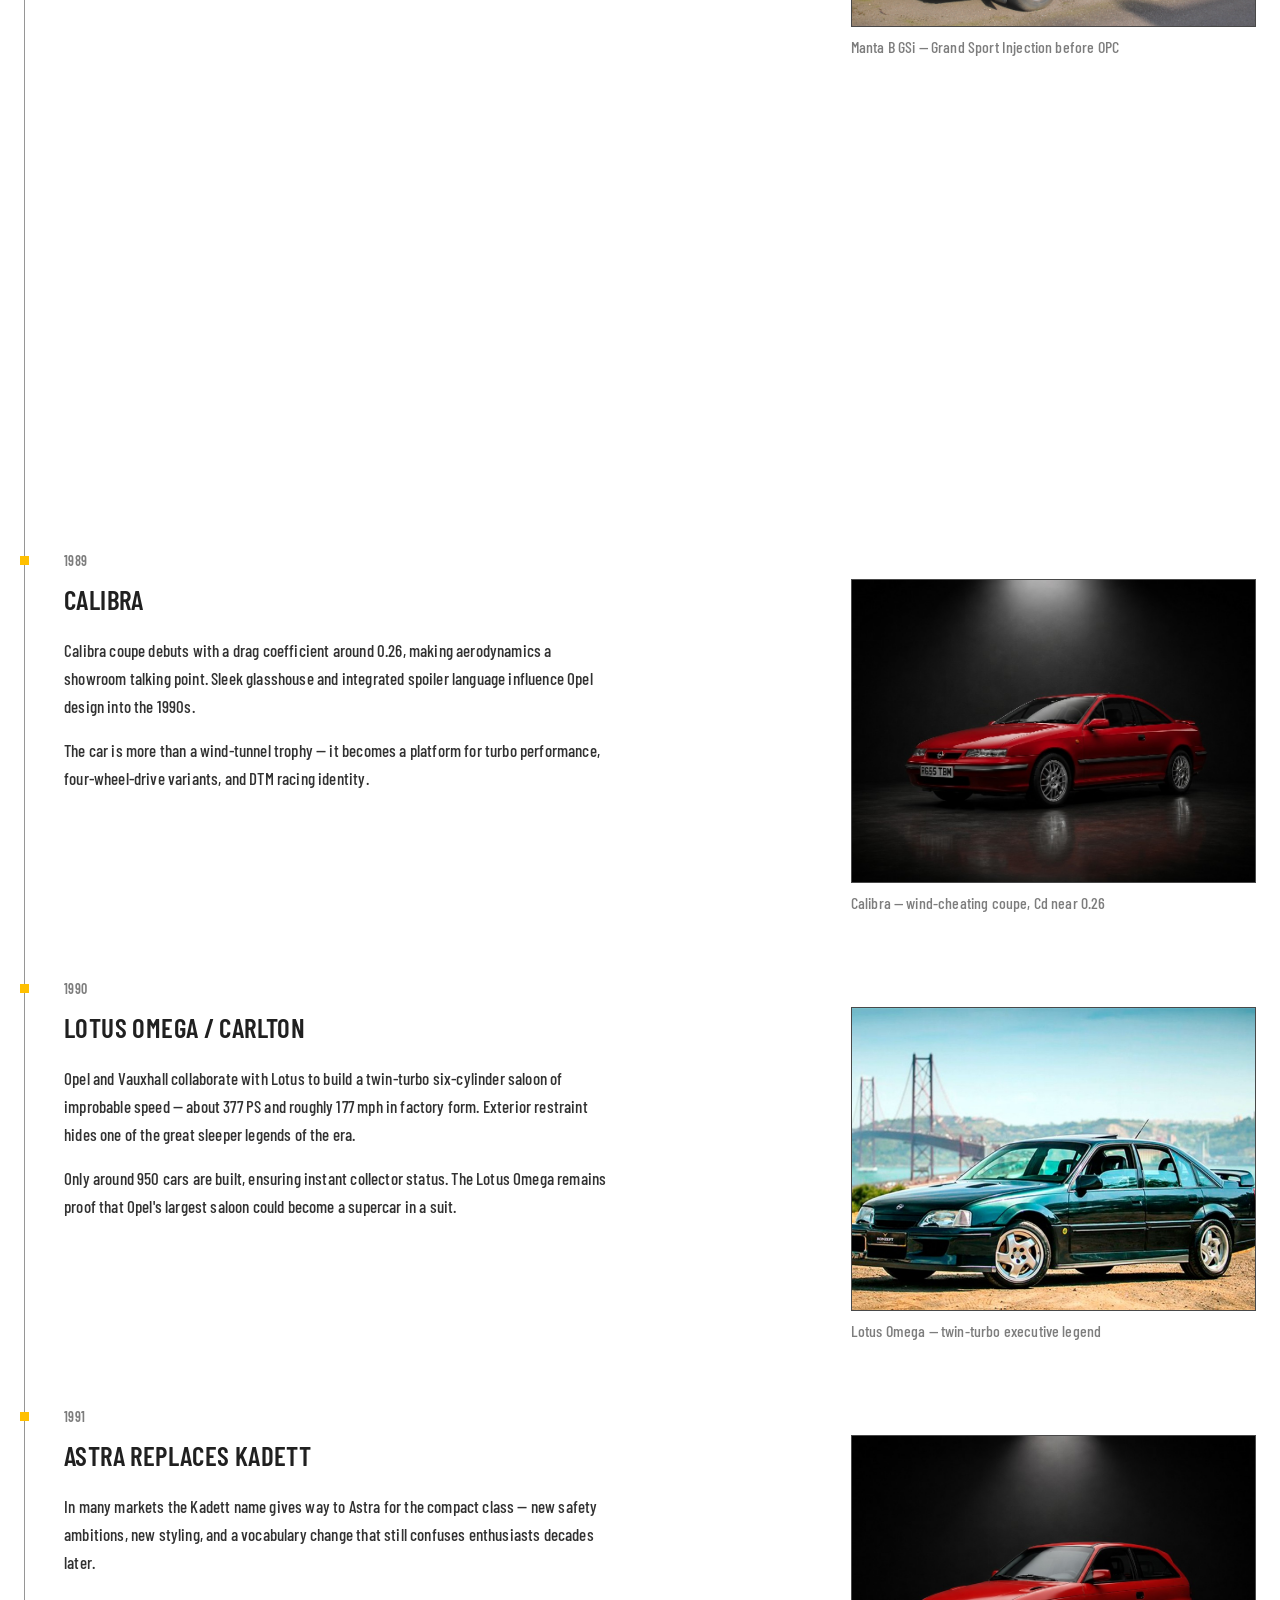
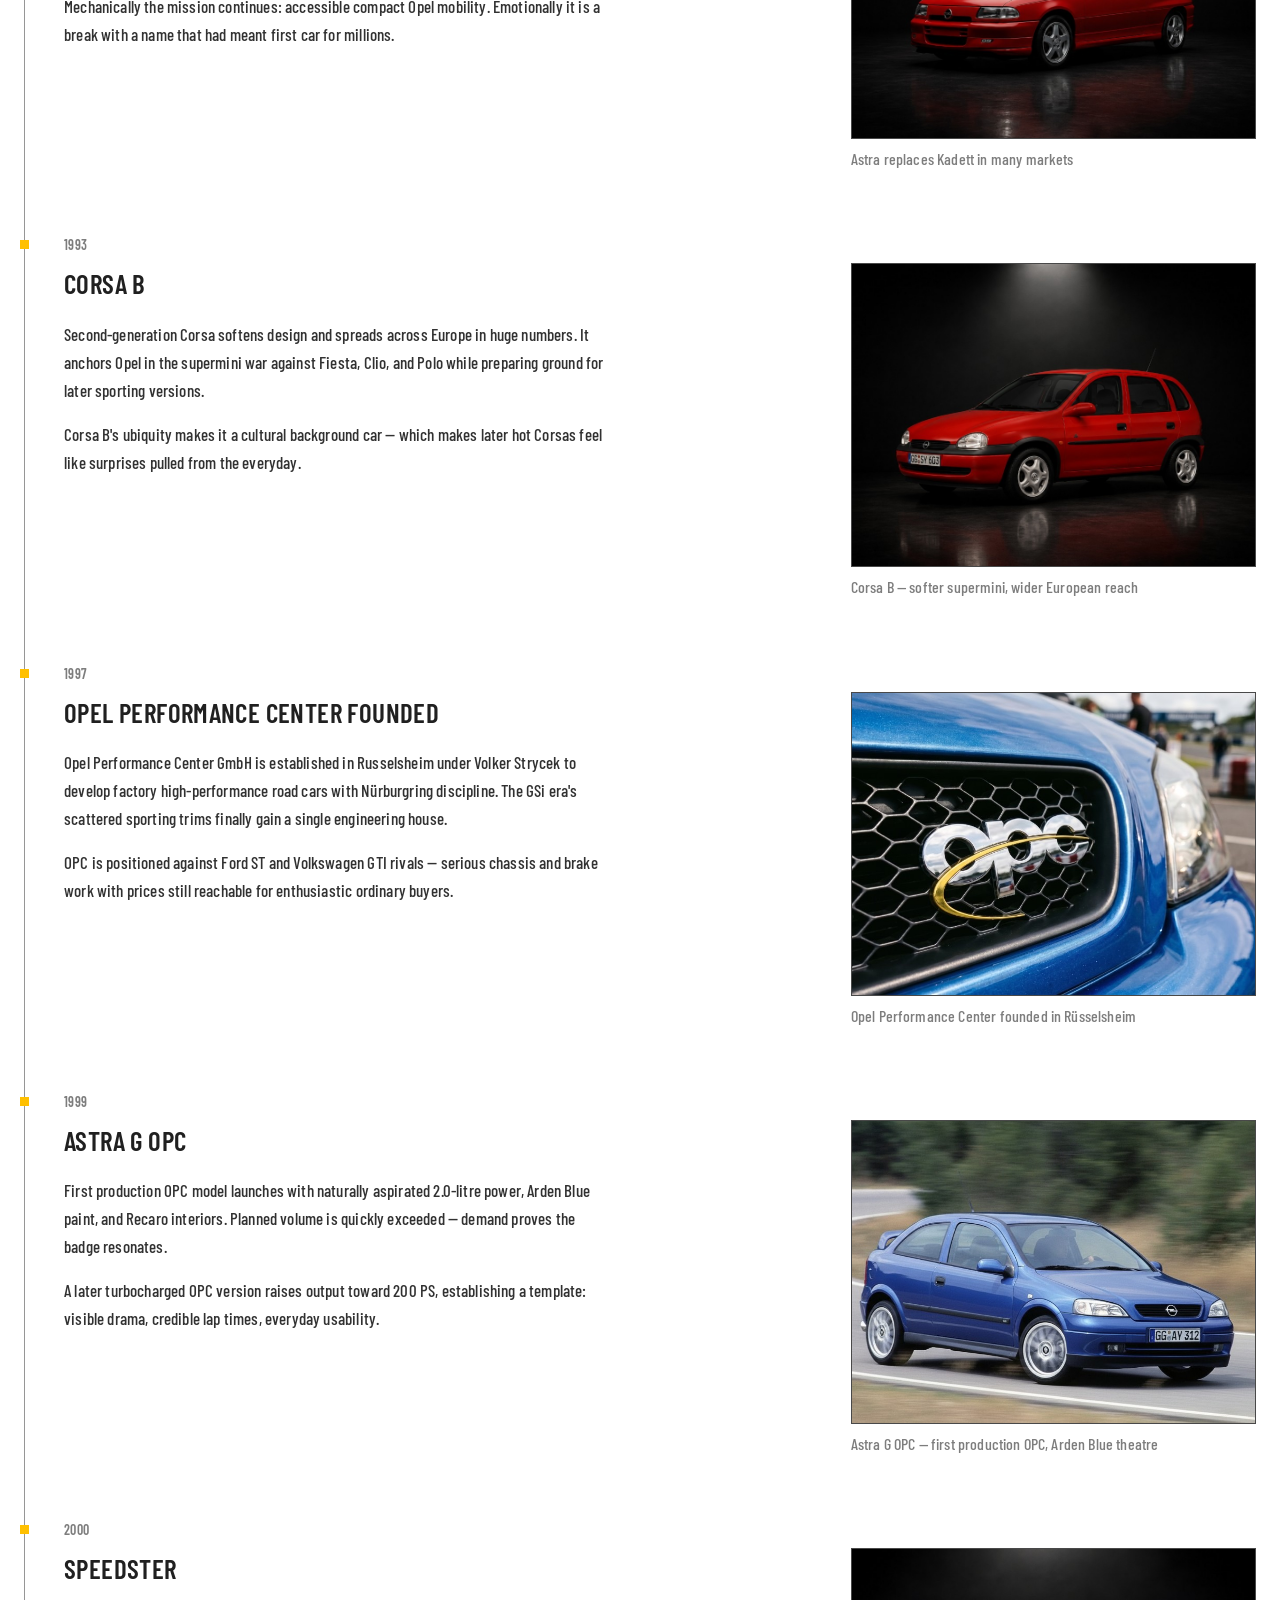
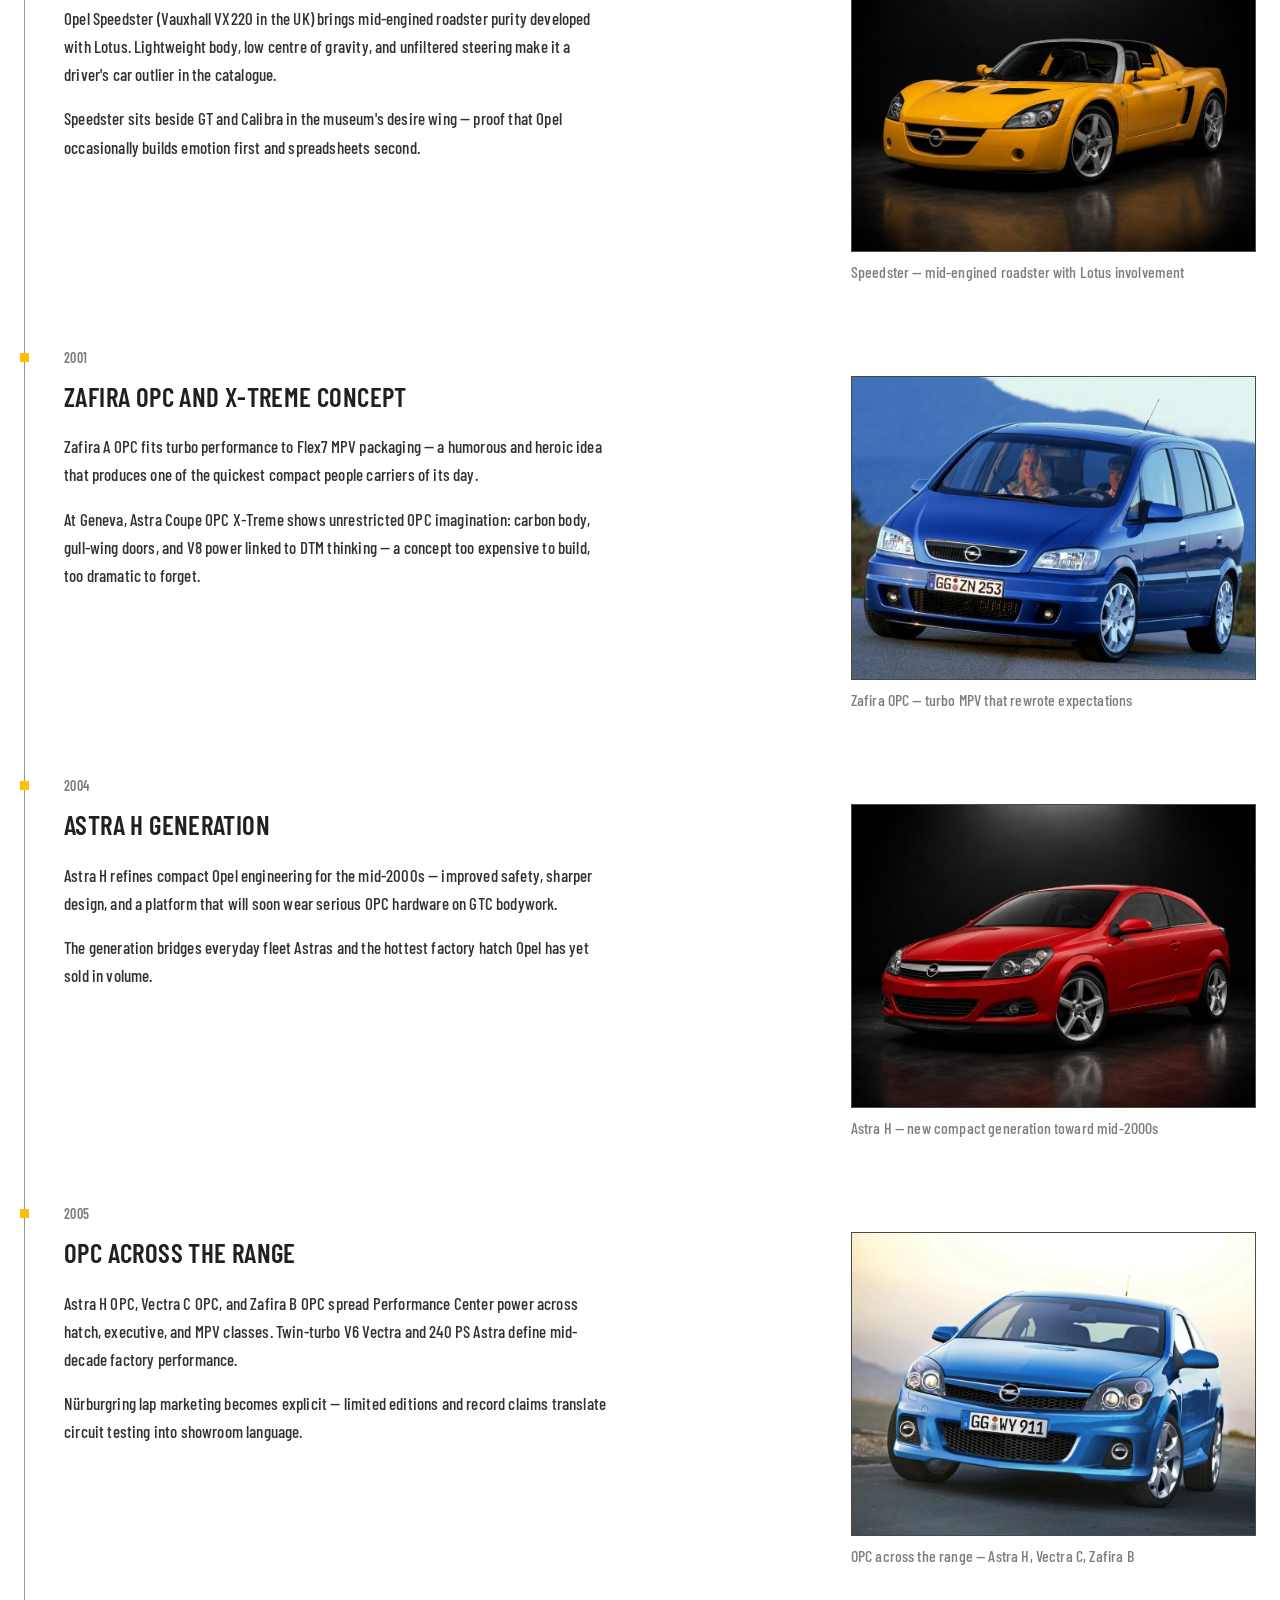
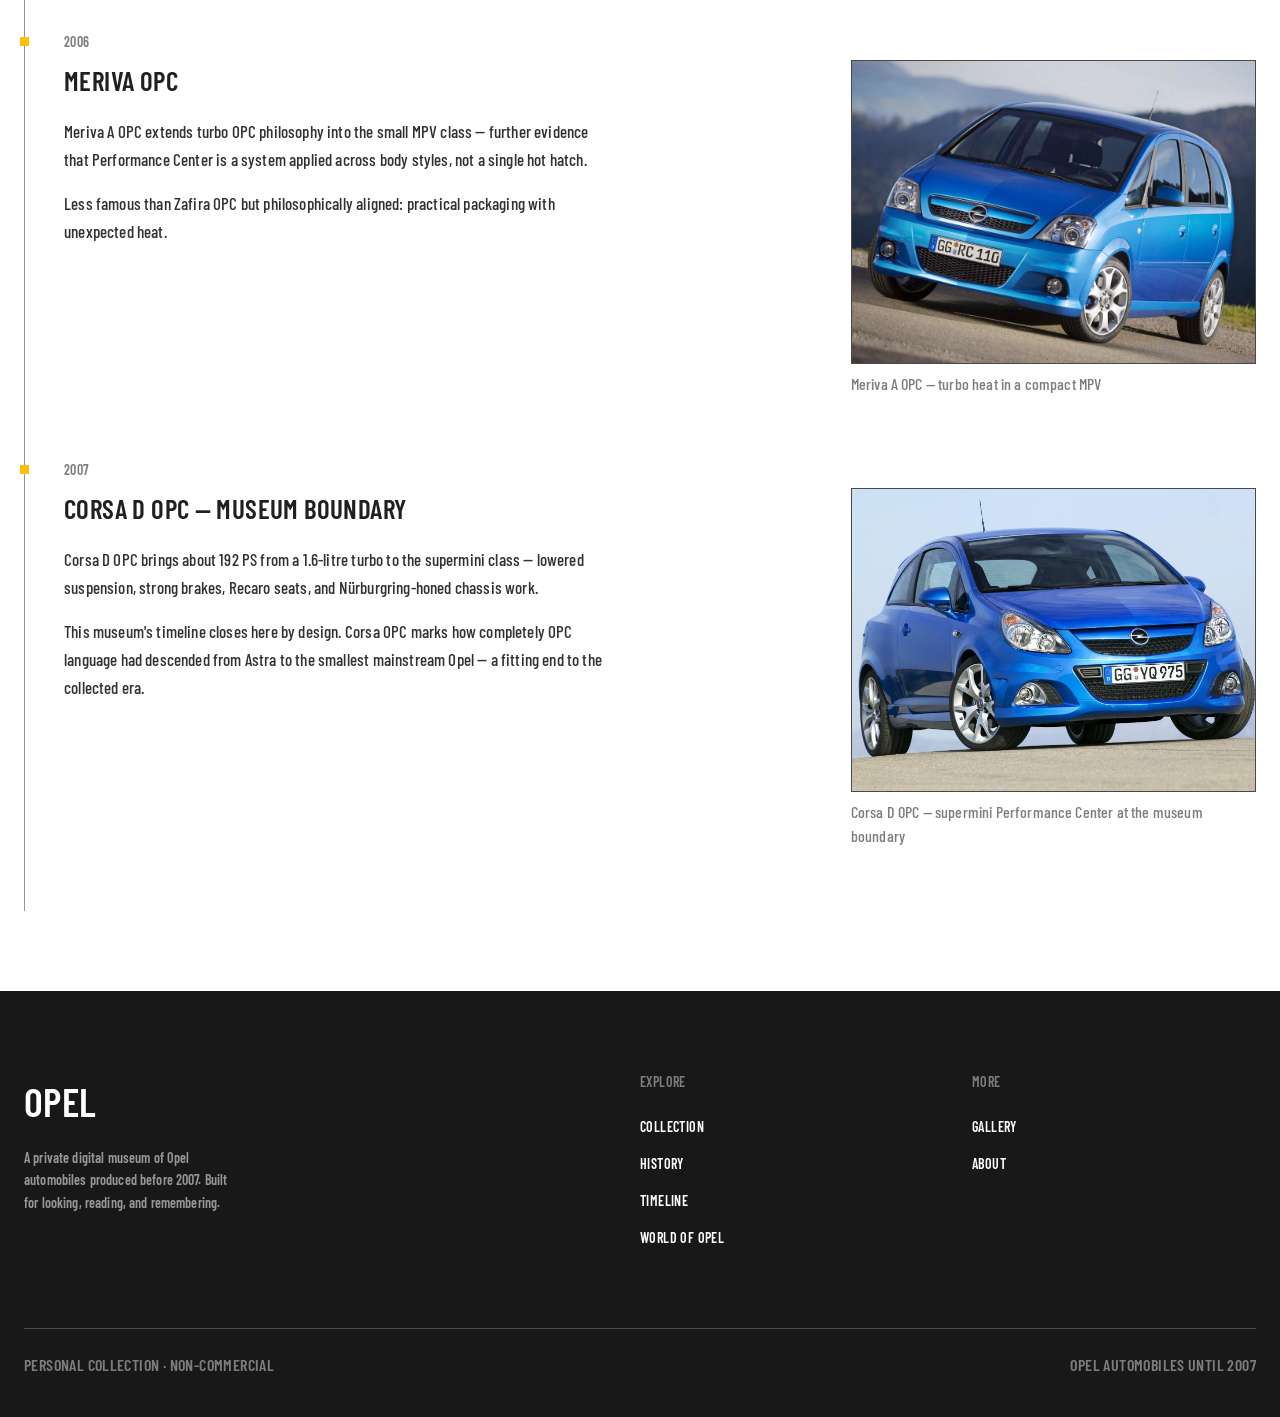
<file: pages/timeline.html>
<!DOCTYPE html>
<html lang="en">
  <head>
    <meta charset="UTF-8" />
    <meta name="viewport" content="width=device-width, initial-scale=1" />
    <title>Timeline — OPEL</title>
    <link rel="icon" href="../favicon.ico" sizes="any" />
    <link rel="icon" type="image/png" href="../media/brand/favicon-32.png" sizes="32x32" />
    <link rel="apple-touch-icon" href="../media/brand/apple-touch-icon.png" />
    <link rel="stylesheet" href="../css/base.css" />
    <link rel="stylesheet" href="../css/components.css" />
  </head>
  <body data-base="../" data-page="timeline">
    <div id="site-header"></div>
    <main>
      <section class="page-hero">
        <div class="container">
          <p class="page-hero__eyebrow">Chronology</p>
          <h1 class="page-hero__title">Timeline</h1>
          <p class="page-hero__lead">
            Key moments across Opel's history — year by year, chapter by chapter.
          </p>
        </div>
      </section>
      <section class="section surface-white">
        <div class="container">
          <div class="timeline" id="timeline-list"></div>
        </div>
      </section>
    </main>
    <div id="site-footer"></div>
    <script src="../js/site-content-patches.js"></script>
    <script src="../js/concepts-article-patches.js"></script>
    <script src="../js/site-content-images.js"></script>
    <script src="../js/opc-article-patches.js"></script>
    <script src="../js/car-content-patches.js"></script>
    <script src="../js/data.js"></script>
    <script src="../js/app.js"></script>
    <script src="../js/pages.js"></script>
  </body>
</html>
</file>
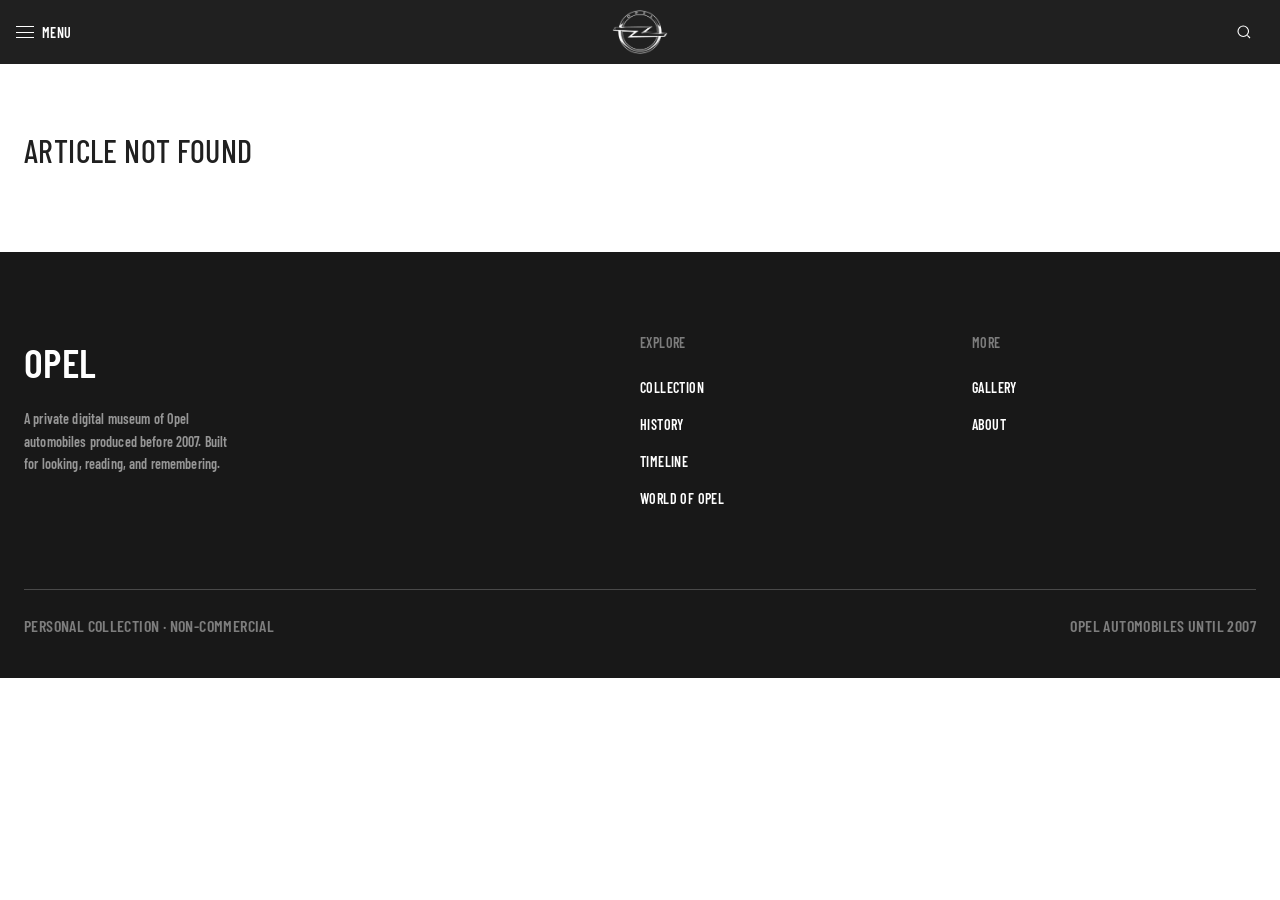
<file: pages/world/article.html>
<!DOCTYPE html>
<html lang="en">
  <head>
    <meta charset="UTF-8" />
    <meta name="viewport" content="width=device-width, initial-scale=1" />
    <title>Article — OPEL</title>
    <link rel="icon" href="../../favicon.ico" sizes="any" />
    <link rel="icon" type="image/png" href="../../media/brand/favicon-32.png" sizes="32x32" />
    <link rel="apple-touch-icon" href="../../media/brand/apple-touch-icon.png" />
    <link rel="stylesheet" href="../../css/base.css" />
    <link rel="stylesheet" href="../../css/components.css" />
  </head>
  <body data-base="../../" data-page="article">
    <div id="site-header"></div>
    <main id="article-page"></main>
    <div id="site-footer"></div>
    <script src="../../js/site-content-patches.js"></script>
    <script src="../../js/concepts-article-patches.js"></script>
    <script src="../../js/site-content-images.js"></script>
    <script src="../../js/opc-article-patches.js"></script>
    <script src="../../js/car-content-patches.js"></script>
    <script src="../../js/data.js"></script>
    <script src="../../js/app.js"></script>
    <script src="../../js/pages.js"></script>
  </body>
</html>
</file>
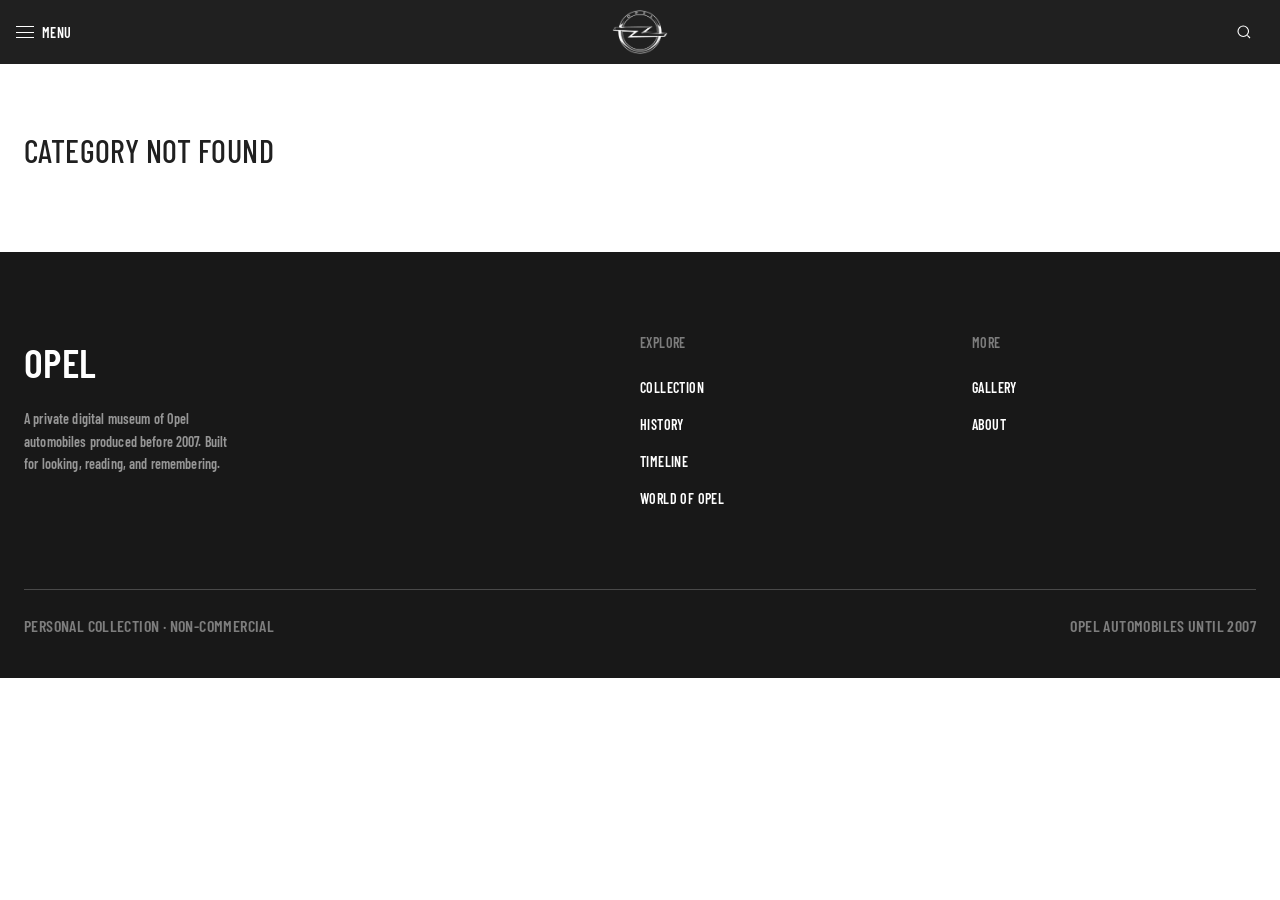
<file: pages/world/category.html>
<!DOCTYPE html>
<html lang="en">
  <head>
    <meta charset="UTF-8" />
    <meta name="viewport" content="width=device-width, initial-scale=1" />
    <title>Category — World of Opel</title>
    <link rel="icon" href="../../favicon.ico" sizes="any" />
    <link rel="icon" type="image/png" href="../../media/brand/favicon-32.png" sizes="32x32" />
    <link rel="apple-touch-icon" href="../../media/brand/apple-touch-icon.png" />
    <link rel="stylesheet" href="../../css/base.css" />
    <link rel="stylesheet" href="../../css/components.css" />
  </head>
  <body data-base="../../" data-page="world-category">
    <div id="site-header"></div>
    <main id="category-page"></main>
    <div id="site-footer"></div>
    <script src="../../js/site-content-patches.js"></script>
    <script src="../../js/concepts-article-patches.js"></script>
    <script src="../../js/site-content-images.js"></script>
    <script src="../../js/opc-article-patches.js"></script>
    <script src="../../js/car-content-patches.js"></script>
    <script src="../../js/data.js"></script>
    <script src="../../js/app.js"></script>
    <script src="../../js/pages.js"></script>
  </body>
</html>
</file>
<file: css/base.css>
@import url("https://fonts.googleapis.com/css2?family=Barlow+Condensed:wght@400;500;600;700&display=swap");
@import url("./tokens.css");

*,
*::before,
*::after {
  box-sizing: border-box;
  margin: 0;
  padding: 0;
}

html {
  scroll-behavior: smooth;
}

body {
  font-family: var(--font-display);
  font-weight: var(--font-weight);
  font-size: var(--text-body);
  line-height: var(--leading-body);
  letter-spacing: var(--font-tracking);
  color: var(--color-carbony-black);
  background: var(--surface-canvas);
  text-transform: uppercase;
  -webkit-font-smoothing: antialiased;
}

img {
  display: block;
  max-width: 100%;
  height: auto;
  border-radius: var(--radius);
}

a {
  color: inherit;
  text-decoration: none;
}

button {
  font: inherit;
  letter-spacing: inherit;
  text-transform: uppercase;
  cursor: pointer;
  border: none;
  background: none;
  color: inherit;
  border-radius: var(--radius);
}

ul,
ol {
  list-style: none;
}

.container {
  width: min(100% - 48px, var(--page-max));
  margin-inline: auto;
}

.sr-only {
  position: absolute;
  width: 1px;
  height: 1px;
  padding: 0;
  margin: -1px;
  overflow: hidden;
  clip: rect(0, 0, 0, 0);
  border: 0;
}

/* Type roles */
.t-caption {
  font-size: var(--text-caption);
  line-height: var(--leading-caption);
  color: var(--color-steel-mid);
  font-weight: var(--font-weight-strong);
}

.t-label {
  font-size: var(--text-label);
  line-height: var(--leading-label);
  font-weight: var(--font-weight-strong);
}

.t-body {
  font-size: var(--text-body);
  line-height: var(--leading-body);
}

.t-sub {
  font-size: var(--text-subheading);
  line-height: var(--leading-subheading);
}

.t-h-sm {
  font-size: var(--text-heading-sm);
  line-height: var(--leading-heading-sm);
}

.t-h {
  font-size: var(--text-heading);
  line-height: var(--leading-heading);
}

.t-h-lg {
  font-size: var(--text-heading-lg);
  line-height: var(--leading-heading-lg);
}

.t-display {
  font-size: clamp(40px, 6vw, var(--text-display));
  line-height: var(--leading-display);
}

.t-display-lg {
  font-size: clamp(48px, 8vw, var(--text-display-lg));
  line-height: var(--leading-display-lg);
}

.t-hero {
  font-size: var(--text-hero);
  line-height: var(--leading-hero);
}

/* Sentence-case body for long reading (history / articles) */
.prose {
  text-transform: none;
  letter-spacing: 0.01em;
  max-width: 68ch;
  color: var(--color-steel-mid);
}

.prose p + p {
  margin-top: var(--space-24);
}

.prose h2 {
  text-transform: uppercase;
  letter-spacing: var(--font-tracking);
  font-size: var(--text-heading);
  line-height: var(--leading-heading);
  color: var(--color-carbony-black);
  margin: var(--space-48) 0 var(--space-24);
  font-weight: var(--font-weight-strong);
}

/* Reveal on scroll */
.reveal {
  opacity: 0;
  transform: translateY(24px);
  transition: opacity 0.7s ease, transform 0.7s ease;
}

.reveal.is-visible {
  opacity: 1;
  transform: none;
}

@media (prefers-reduced-motion: reduce) {
  html {
    scroll-behavior: auto;
  }

  .reveal {
    opacity: 1;
    transform: none;
    transition: none;
  }
}
</file>
<file: css/components.css>
/* Top navigation */
.site-header {
  position: fixed;
  inset: 0 0 auto;
  z-index: 100;
  height: var(--nav-height);
  background: var(--surface-carbony);
  color: var(--color-pearl-white);
}

.site-header__inner {
  height: 100%;
  width: min(100% - 32px, var(--page-max));
  margin-inline: auto;
  display: grid;
  grid-template-columns: 1fr auto 1fr;
  align-items: center;
  gap: var(--space-16);
}

.nav-menu-btn {
  display: inline-flex;
  align-items: center;
  gap: var(--space-8);
  justify-self: start;
  font-size: var(--text-label);
  font-weight: var(--font-weight-strong);
  color: var(--color-pearl-white);
}

.nav-menu-btn__icon {
  width: 18px;
  height: 12px;
  display: flex;
  flex-direction: column;
  justify-content: space-between;
}

.nav-menu-btn__icon span {
  display: block;
  height: 1px;
  background: currentColor;
}

.site-logo {
  justify-self: center;
  display: flex;
  align-items: center;
  line-height: 0;
}

.site-logo img {
  display: block;
  height: 44px;
  width: auto;
}

.nav-actions {
  justify-self: end;
  display: flex;
  gap: var(--space-16);
  align-items: center;
}

.nav-icon-btn {
  width: 40px;
  height: 40px;
  display: grid;
  place-items: center;
  color: var(--color-pearl-white);
  border: 1px solid transparent;
}

.nav-icon-btn:hover {
  border-color: var(--color-steel-mid);
}

.nav-icon-btn svg {
  width: 18px;
  height: 18px;
  stroke: currentColor;
  fill: none;
  stroke-width: 1.5;
}

/* Fullscreen menu overlay */
.menu-overlay {
  position: fixed;
  inset: 0;
  z-index: 200;
  background: var(--surface-deep);
  color: var(--color-pearl-white);
  padding: calc(var(--nav-height) + var(--space-48)) var(--space-24) var(--space-48);
  transform: translateY(-100%);
  transition: transform 0.45s ease;
  overflow-y: auto;
}

.menu-overlay.is-open {
  transform: none;
}

.menu-overlay__close {
  position: absolute;
  top: var(--space-24);
  right: var(--space-24);
  font-size: var(--text-label);
  font-weight: var(--font-weight-strong);
  color: var(--color-pearl-white);
}

.menu-overlay__list {
  width: min(100%, 720px);
  margin: 0 auto;
  display: flex;
  flex-direction: column;
  gap: var(--space-8);
}

.menu-overlay__list a {
  font-size: clamp(32px, 6vw, 54px);
  font-weight: var(--font-weight-strong);
  line-height: 1.1;
  padding: var(--space-8) 0;
  border-bottom: 1px solid var(--color-graphite-border);
  transition: color 0.2s ease, padding-left 0.2s ease;
}

.menu-overlay__list a:hover {
  color: var(--color-giallo-vivo);
  padding-left: var(--space-16);
}

.menu-overlay__sub {
  display: flex;
  flex-wrap: wrap;
  gap: var(--space-16);
  padding: var(--space-16) 0 var(--space-32);
}

.menu-overlay__sub a {
  font-size: var(--text-label) !important;
  font-weight: var(--font-weight-strong) !important;
  border: none !important;
  color: var(--color-ash-border);
  padding: 0 !important;
}

.menu-overlay__sub a:hover {
  color: var(--color-pearl-white);
  padding-left: 0 !important;
}

/* Search panel */
.search-panel {
  position: fixed;
  inset: var(--nav-height) 0 auto;
  z-index: 150;
  background: var(--surface-canvas);
  border-bottom: 1px solid var(--color-ash-border);
  padding: var(--space-24);
  display: none;
}

.search-panel.is-open {
  display: block;
}

.search-panel__inner {
  width: min(100%, 720px);
  margin: 0 auto;
}

.search-panel input {
  width: 100%;
  border: none;
  border-bottom: 1px solid var(--color-carbony-black);
  border-radius: 0;
  font: inherit;
  font-size: var(--text-heading-sm);
  font-weight: var(--font-weight-strong);
  text-transform: uppercase;
  letter-spacing: var(--font-tracking);
  padding: var(--space-16) 0;
  outline: none;
  background: transparent;
  color: var(--color-carbony-black);
}

.search-panel__results {
  margin-top: var(--space-24);
  display: flex;
  flex-direction: column;
  max-height: 50vh;
  overflow-y: auto;
  padding-right: var(--space-16);
}

/* Chrome/Safari: classic thin bar (width forces non-overlay).
   Do NOT set scrollbar-width/color here — they override webkit in Chrome 121+. */
.search-panel__results::-webkit-scrollbar {
  width: 4px;
}

.search-panel__results::-webkit-scrollbar-track {
  background: var(--color-marble-gray);
}

.search-panel__results::-webkit-scrollbar-thumb {
  background: var(--color-graphite-border);
  border-radius: 0;
}

.search-panel__results::-webkit-scrollbar-thumb:hover {
  background: var(--color-steel-mid);
}

.search-panel__results::-webkit-scrollbar-corner {
  background: transparent;
}

/* Firefox (and engines without webkit scrollbar pseudos) */
@supports not selector(::-webkit-scrollbar) {
  .search-panel__results {
    scrollbar-width: thin;
    scrollbar-color: var(--color-graphite-border) var(--color-marble-gray);
  }
}

.search-result {
  display: flex;
  justify-content: space-between;
  gap: var(--space-16);
  padding: var(--space-16) 0;
  border-bottom: 1px solid var(--color-marble-gray);
  font-size: var(--text-body);
  font-weight: var(--font-weight-strong);
}

.search-result:hover {
  color: var(--color-giallo-ombra);
}

.search-result__meta {
  color: var(--color-steel-mid);
  font-size: var(--text-label);
  font-weight: var(--font-weight-strong);
  white-space: nowrap;
}

.search-empty {
  color: var(--color-steel-mid);
  font-size: var(--text-label);
  font-weight: var(--font-weight-strong);
  padding: var(--space-16) 0;
}

/* Buttons */
.btn-giallo {
  display: inline-flex;
  align-items: center;
  gap: var(--space-8);
  background: var(--color-giallo-vivo);
  color: var(--surface-carbony);
  padding: var(--space-16) var(--space-24);
  font-size: var(--text-label);
  font-weight: var(--font-weight-strong);
  border-radius: var(--radius);
  transition: background 0.2s ease;
}

.btn-giallo:hover {
  background: var(--color-giallo-ombra);
}

.btn-ghost {
  display: inline-flex;
  align-items: center;
  justify-content: center;
  gap: var(--space-8);
  padding: var(--space-16) var(--space-32);
  min-height: 52px;
  font-size: var(--text-body);
  font-weight: var(--font-weight-strong);
  border: 1px solid var(--color-graphite-border);
  color: var(--color-carbony-black);
  transition:
    gap 0.2s ease,
    border-color 0.2s ease,
    color 0.2s ease,
    background 0.2s ease;
}

.btn-ghost:hover {
  gap: var(--space-16);
  border-color: var(--color-giallo-vivo);
  color: var(--color-giallo-ombra);
  background: rgba(255, 192, 0, 0.06);
}

.btn-ghost--light {
  color: var(--color-pearl-white);
  border-color: var(--color-ash-border);
}

.btn-ghost--light:hover {
  border-color: var(--color-giallo-vivo);
  color: var(--color-giallo-vivo);
  background: rgba(255, 192, 0, 0.08);
}

.btn-outline {
  display: inline-flex;
  align-items: center;
  gap: var(--space-8);
  padding: var(--space-16) var(--space-24);
  border: 1px solid var(--color-steel-mid);
  font-size: var(--text-label);
  font-weight: var(--font-weight-strong);
  border-radius: var(--radius);
}

.btn-outline:hover {
  border-color: var(--color-carbony-black);
}

/* Section heading block */
.section-head {
  display: flex;
  flex-wrap: wrap;
  align-items: flex-end;
  justify-content: space-between;
  gap: var(--space-24);
  margin-bottom: var(--space-48);
}

.section-head__title {
  font-size: clamp(32px, 5vw, var(--text-display));
  line-height: var(--leading-display);
  font-weight: var(--font-weight-strong);
}

.section-head__link {
  font-size: var(--text-label);
  font-weight: var(--font-weight-strong);
  display: inline-flex;
  align-items: center;
  gap: var(--space-8);
}

.section-head__link:hover {
  color: var(--color-giallo-ombra);
}

/* Section with title top / link top-right (desktop) or bottom (mobile) */
.section-block {
  display: grid;
  grid-template-columns: 1fr auto;
  grid-template-rows: auto auto;
  align-items: end;
  column-gap: var(--space-24);
  row-gap: var(--space-48);
}

.section-block > .section-head {
  grid-column: 1;
  grid-row: 1;
  margin-bottom: 0;
}

.section-block > .section-head__link,
.section-block > .section-more-btn {
  grid-column: 2;
  grid-row: 1;
  align-self: end;
}

.section-block > .home-preview-grid,
.section-block > .cult-marquee,
.section-block > .home-timeline-wrap,
.section-block > .prose,
.section-block > .t-sub {
  grid-column: 1 / -1;
  grid-row: 2;
  min-width: 0;
}

.section-more-btn {
  white-space: nowrap;
}

/* Surfaces */
.surface-dark {
  background: var(--surface-carbony);
  color: var(--color-pearl-white);
}

.surface-deep {
  background: var(--surface-deep);
  color: var(--color-pearl-white);
}

.surface-marble {
  background: var(--surface-marble);
}

.surface-white {
  background: var(--surface-canvas);
}

.section {
  padding-block: var(--section-gap);
}

.page-pad {
  padding-top: calc(var(--nav-height) + var(--space-64));
  padding-bottom: var(--space-80);
}

/* Hero */
.hero {
  position: relative;
  min-height: 100vh;
  min-height: 100dvh;
  background: var(--surface-carbony);
  color: var(--color-pearl-white);
  display: flex;
  align-items: flex-end;
  overflow: hidden;
}

.hero__slides {
  position: absolute;
  inset: 0;
}

.hero__slide {
  position: absolute;
  inset: 0;
  background-color: #111;
  background-position: center;
  background-size: cover;
  background-repeat: no-repeat;
  opacity: 0;
  transform: scale(1.04);
  transition: opacity 1.1s ease, transform 6s ease;
}

.hero__slide.is-active {
  opacity: 1;
  transform: scale(1);
}

.hero__veil {
  position: absolute;
  inset: 0;
  z-index: 1;
  background:
    linear-gradient(180deg, transparent 18%, rgba(0, 0, 0, 0.78) 100%),
    linear-gradient(90deg, rgba(0, 0, 0, 0.72) 0%, rgba(0, 0, 0, 0.2) 55%, transparent 100%);
  pointer-events: none;
}

.hero__media {
  position: absolute;
  inset: 0;
  background:
    linear-gradient(180deg, transparent 20%, rgba(0, 0, 0, 0.82) 100%),
    linear-gradient(90deg, rgba(0, 0, 0, 0.7) 0%, rgba(0, 0, 0, 0.25) 55%),
    #111 url("../media/cars/calibra/hero.jpg") center / cover no-repeat;
}

.hero__media::after {
  content: "";
  position: absolute;
  inset: 0;
  background: repeating-linear-gradient(
    -12deg,
    transparent,
    transparent 80px,
    rgba(255, 255, 255, 0.015) 80px,
    rgba(255, 255, 255, 0.015) 81px
  );
  pointer-events: none;
}

.hero__content {
  position: relative;
  z-index: 2;
  width: min(100% - 48px, var(--page-max));
  margin: 0 auto;
  padding-bottom: var(--space-80);
  min-width: min(100%, 320px);
}

.hero__eyebrow {
  font-size: var(--text-label);
  font-weight: var(--font-weight-strong);
  margin-bottom: var(--space-16);
  color: var(--color-ash-border);
}

.hero__title {
  margin-bottom: var(--space-32);
  font-weight: var(--font-weight-strong);
}

.hero__actions {
  display: flex;
  flex-wrap: wrap;
  gap: var(--space-24);
  align-items: center;
}

.hero__pips {
  position: absolute;
  right: var(--space-40);
  bottom: var(--space-40);
  display: flex;
  align-items: center;
  gap: var(--space-24);
  z-index: 2;
}

.pip {
  width: 40px;
  height: 2px;
  padding: 0;
  background: rgba(255, 255, 255, 0.35);
  border: none;
  border-radius: 0;
  cursor: pointer;
}

.pip.is-active {
  background: var(--color-pearl-white);
}

/* Product / story tiles */
.tile-grid {
  display: grid;
  grid-template-columns: repeat(3, 1fr);
  gap: var(--space-24);
}

.tile-grid--2 {
  grid-template-columns: repeat(2, 1fr);
}

/* Cult models infinite marquee */
.cult-section {
  overflow: hidden;
}

.cult-marquee {
  overflow: hidden;
  width: 100%;
  max-width: 100%;
  min-width: 0;
  cursor: grab;
  -webkit-mask-image: linear-gradient(
    to right,
    transparent 0%,
    #000 6%,
    #000 94%,
    transparent 100%
  );
  mask-image: linear-gradient(
    to right,
    transparent 0%,
    #000 6%,
    #000 94%,
    transparent 100%
  );
  user-select: none;
}

.cult-marquee.is-dragging {
  cursor: grabbing;
}

.cult-marquee.is-dragging .cult-marquee__item {
  pointer-events: none;
}

.cult-marquee__track {
  display: flex;
  gap: var(--space-24);
  width: max-content;
  padding-inline: 0;
  will-change: transform;
}

.cult-marquee__item {
  flex: 0 0 280px;
  width: 280px;
  max-width: 100%;
  cursor: pointer;
}

/* Compact preview: column, 3 items, no scroll */
.cult-marquee.is-compact {
  overflow: visible;
  cursor: default;
  mask-image: none;
  -webkit-mask-image: none;
  user-select: auto;
  width: 100%;
  margin-left: 0;
}

.cult-marquee.is-compact .cult-marquee__track {
  display: grid;
  grid-template-columns: 1fr;
  gap: var(--space-24);
  width: 100%;
  max-width: none;
  padding-inline: 0;
  transform: none !important;
  will-change: auto;
}

.cult-marquee.is-compact .cult-marquee__item {
  flex: none;
  width: 100%;
  max-width: none;
}

.cult-marquee.is-compact .cult-marquee__item:nth-child(n + 4) {
  display: none;
}

@media (prefers-reduced-motion: reduce) {
  .cult-marquee:not(.is-compact) {
    overflow-x: auto;
  }

  .cult-marquee:not(.is-compact) .cult-marquee__track {
    transform: none !important;
  }
}

/* Home timeline preview */
.home-timeline-wrap {
  position: relative;
}

.home-timeline {
  display: grid;
  gap: 0;
  overflow: hidden;
  -webkit-mask-image: linear-gradient(
    to bottom,
    #000 0%,
    #000 42%,
    rgba(0, 0, 0, 0.55) 68%,
    transparent 100%
  );
  mask-image: linear-gradient(
    to bottom,
    #000 0%,
    #000 42%,
    rgba(0, 0, 0, 0.55) 68%,
    transparent 100%
  );
}

.home-timeline__item {
  display: grid;
  grid-template-columns: 104px 1fr;
  gap: var(--space-24);
  padding: var(--space-24) 0;
  border-bottom: 1px solid var(--color-graphite-border);
}

.home-timeline__item:first-child {
  padding-top: 0;
}

.home-timeline__item:last-child {
  border-bottom: none;
  padding-bottom: var(--space-64);
}

.home-timeline__more {
  position: absolute;
  left: 50%;
  bottom: var(--space-8);
  z-index: 2;
  transform: translate(-50%, 12px);
  opacity: 0;
  pointer-events: none;
  transition: opacity 0.35s ease, transform 0.35s ease;
  white-space: nowrap;
}

.home-timeline-wrap:hover .home-timeline__more,
.home-timeline-wrap:focus-within .home-timeline__more {
  opacity: 1;
  transform: translate(-50%, 0);
  pointer-events: auto;
}

@media (min-width: 801px) {
  .home-timeline-wrap .home-timeline__more {
    position: absolute;
    left: 50%;
    bottom: var(--space-8);
    z-index: 2;
    transform: translate(-50%, 12px);
    opacity: 0;
    pointer-events: none;
    border: none;
    min-height: 0;
    padding: 0;
    margin: 0;
    width: auto;
    text-align: left;
  }

  .home-timeline-wrap:hover .home-timeline__more,
  .home-timeline-wrap:focus-within .home-timeline__more {
    opacity: 1;
    transform: translate(-50%, 0);
    pointer-events: auto;
  }
}

.home-timeline__year {
  font-size: var(--text-subheading);
  font-weight: var(--font-weight-strong);
  color: var(--color-giallo-vivo);
  letter-spacing: 0.04em;
}

.home-timeline__title {
  font-size: clamp(22px, 2.4vw, var(--text-heading-sm));
  font-weight: var(--font-weight-strong);
  margin-bottom: var(--space-8);
  line-height: 1.25;
}

.home-timeline__text {
  font-size: var(--text-body);
  font-weight: var(--font-weight-strong);
  color: var(--color-ash-border);
  text-transform: none;
  letter-spacing: 0.01em;
  max-width: 56ch;
  line-height: 1.6;
}

.tile {
  display: block;
}

.tile__media {
  aspect-ratio: 4 / 3;
  background: var(--color-anvil);
  margin-bottom: var(--space-16);
  position: relative;
  overflow: hidden;
}

.tile__media img {
  width: 100%;
  height: 100%;
  object-fit: cover;
}

.tile__placeholder {
  width: 100%;
  height: 100%;
  display: grid;
  place-items: center;
  background:
    linear-gradient(145deg, #2a2a2a 0%, #151515 50%, #1f1f1f 100%);
  color: var(--color-ash-border);
  font-size: var(--text-label);
  font-weight: var(--font-weight-strong);
  text-align: center;
  padding: var(--space-16);
}

.tile__date {
  font-size: var(--text-caption);
  font-weight: var(--font-weight-strong);
  color: var(--color-steel-mid);
  margin-bottom: var(--space-8);
}

.tile__title {
  font-size: var(--text-body);
  line-height: 1.3;
  font-weight: 700;
}

.tile:hover .tile__title {
  color: var(--color-giallo-ombra);
}

.tile--dark .tile__date {
  color: var(--color-ash-border);
}

.tile--dark:hover .tile__title {
  color: var(--color-giallo-vivo);
}

/* Collection cards */
.car-card__meta {
  display: flex;
  gap: var(--space-16);
  font-size: var(--text-caption);
  font-weight: var(--font-weight-strong);
  color: var(--color-steel-mid);
  margin-bottom: var(--space-8);
}

.car-card__desc {
  margin-top: var(--space-8);
  font-size: var(--text-label);
  font-weight: var(--font-weight-strong);
  color: var(--color-steel-mid);
  text-transform: none;
  letter-spacing: 0.01em;
  max-width: 40ch;
}

/* Footer */
.site-footer {
  background: var(--surface-deep);
  color: var(--color-pearl-white);
  padding: var(--space-80) 0 var(--space-40);
}

.site-footer__grid {
  display: grid;
  grid-template-columns: 2fr 1fr 1fr;
  gap: var(--space-48);
  margin-bottom: var(--space-64);
}

.site-footer__brand {
  font-size: var(--text-heading-lg);
  font-weight: var(--font-weight-strong);
  margin-bottom: var(--space-16);
}

.site-footer p {
  font-size: var(--text-label);
  font-weight: var(--font-weight-strong);
  color: var(--color-ash-border);
  max-width: 36ch;
  text-transform: none;
  letter-spacing: 0.01em;
  line-height: 1.6;
}

.site-footer__col h3 {
  font-size: var(--text-label);
  font-weight: var(--font-weight-strong);
  margin-bottom: var(--space-24);
  color: var(--color-steel-mid);
}

.site-footer__col a {
  display: block;
  font-size: var(--text-label);
  font-weight: var(--font-weight-strong);
  margin-bottom: var(--space-16);
  color: var(--color-pearl-white);
}

.site-footer__col a:hover {
  color: var(--color-giallo-vivo);
}

.site-footer__bottom {
  border-top: 1px solid var(--color-graphite-border);
  padding-top: var(--space-24);
  font-size: var(--text-caption);
  font-weight: var(--font-weight-strong);
  color: var(--color-steel-mid);
  display: flex;
  justify-content: space-between;
  gap: var(--space-16);
  flex-wrap: wrap;
}

/* Page hero (inner) */
.page-hero {
  background: var(--surface-carbony);
  color: var(--color-pearl-white);
  padding: calc(var(--nav-height) + var(--space-80)) 0 var(--space-80);
}

.page-hero--banner {
  position: relative;
  min-height: min(80vh, 800px);
  display: flex;
  align-items: flex-end;
  padding: 0;
  overflow: hidden;
}

.page-hero__media {
  position: absolute;
  inset: 0;
  background: center / cover no-repeat;
  transform: scale(1.02);
}

.page-hero__veil {
  position: absolute;
  inset: 0;
  background:
    linear-gradient(
      to top,
      rgba(0, 0, 0, 0.88) 0%,
      rgba(0, 0, 0, 0.45) 42%,
      rgba(0, 0, 0, 0.28) 100%
    );
  pointer-events: none;
}

.page-hero__content {
  position: relative;
  z-index: 1;
  width: min(100% - 48px, var(--page-max));
  margin-inline: auto;
}

.page-hero--banner .page-hero__content {
  padding: calc(var(--nav-height) + var(--space-80)) 0 var(--space-80);
}

.page-hero__eyebrow {
  font-size: var(--text-label);
  font-weight: var(--font-weight-strong);
  color: var(--color-ash-border);
  margin-bottom: var(--space-16);
}

.page-hero--banner .page-hero__eyebrow {
  color: rgba(255, 255, 255, 0.72);
}

.page-hero__title {
  font-size: clamp(48px, 8vw, var(--text-display-lg));
  line-height: var(--leading-display-lg);
  font-weight: var(--font-weight-strong);
  max-width: 16ch;
}

.page-hero__lead {
  margin-top: var(--space-24);
  font-size: var(--text-subheading);
  font-weight: var(--font-weight-strong);
  color: var(--color-ash-border);
  max-width: 40ch;
  text-transform: none;
  letter-spacing: 0.01em;
}

.page-hero--banner .page-hero__lead {
  color: rgba(255, 255, 255, 0.78);
}

/* Timeline */
.timeline {
  position: relative;
  padding-left: var(--space-40);
}

.timeline::before {
  content: "";
  position: absolute;
  left: 0;
  top: 0;
  bottom: 0;
  width: 1px;
  background: var(--color-ash-border);
}

.timeline__item {
  position: relative;
  padding-bottom: var(--space-64);
}

.timeline__item::before {
  content: "";
  position: absolute;
  left: calc(-1 * var(--space-40) - 4px);
  top: 6px;
  width: 9px;
  height: 9px;
  background: var(--color-giallo-vivo);
}

.timeline__year {
  font-size: var(--text-label);
  font-weight: var(--font-weight-strong);
  color: var(--color-steel-mid);
  margin-bottom: var(--space-8);
}

.timeline__title {
  font-size: var(--text-heading-sm);
  font-weight: var(--font-weight-strong);
  margin-bottom: var(--space-16);
}

.timeline__body {
  max-width: 68ch;
}

.timeline__text {
  text-transform: none;
  letter-spacing: 0.01em;
  color: var(--color-anvil);
  line-height: 1.65;
}

.timeline__text p {
  margin: 0 0 var(--space-16);
}

.timeline__text p:last-child {
  margin-bottom: 0;
}

.timeline__lead {
  font-size: var(--text-body);
  color: var(--color-anvil);
}

.history-lead {
  font-size: var(--text-heading-sm);
  line-height: 1.45;
  color: var(--color-anvil);
  max-width: 52ch;
  margin: 0 0 var(--space-64);
}

.history-page .article-editorial {
  padding-top: var(--space-16);
}

.history-hero {
  margin: 0 0 var(--space-48);
}

.history-hero__media {
  aspect-ratio: 21 / 9;
  overflow: hidden;
  background: var(--color-anvil);
}

.history-hero__media img {
  width: 100%;
  height: 100%;
  object-fit: cover;
}

.history-hero__caption {
  margin-top: var(--space-12);
  font-size: var(--text-caption);
  color: var(--color-steel-mid);
  text-transform: none;
  letter-spacing: 0.01em;
}

.timeline__content {
  display: grid;
  grid-template-columns: minmax(0, 1fr);
  gap: var(--space-24);
}

.timeline__item--with-image .timeline__content {
  grid-template-columns: minmax(0, 1fr) minmax(220px, 34%);
  align-items: start;
}

.timeline__figure {
  margin: 0;
}

.timeline__figure-media {
  aspect-ratio: 4 / 3;
  overflow: hidden;
  background: var(--color-anvil);
  border: 1px solid var(--color-graphite-border);
}

.timeline__figure-media img {
  width: 100%;
  height: 100%;
  object-fit: cover;
  transition: transform 0.45s ease;
}

.timeline__item:hover .timeline__figure-media img {
  transform: scale(1.03);
}

.timeline__caption {
  margin-top: var(--space-8);
  font-size: var(--text-caption);
  color: var(--color-steel-mid);
  text-transform: none;
  letter-spacing: 0.01em;
  line-height: 1.45;
}

#about-prose.article-editorial,
#about-prose .article-editorial {
  max-width: none;
}

@media (max-width: 800px) {
  .timeline__item--with-image .timeline__content {
    grid-template-columns: 1fr;
  }

  .history-hero__media {
    aspect-ratio: 16 / 10;
  }
}

/* Specs table */
.specs {
  width: 100%;
  border-collapse: collapse;
}

.specs th,
.specs td {
  text-align: left;
  padding: var(--space-16) 0;
  border-bottom: 1px solid var(--color-ash-border);
  font-size: var(--text-label);
  font-weight: var(--font-weight-strong);
  vertical-align: top;
}

.specs th {
  color: var(--color-steel-mid);
  width: 40%;
}

/* Engine block */
.engine-list {
  display: grid;
  gap: var(--space-24);
}

.engine-card {
  border: 1px solid var(--color-ash-border);
  padding: var(--space-24);
  position: relative;
  transition: border-color 0.25s ease, background 0.25s ease;
  cursor: pointer;
}

.engine-card:hover,
.engine-card.is-active {
  border-color: var(--color-giallo-vivo);
  background: var(--surface-marble);
}

.engine-card__name {
  font-size: var(--text-heading-sm);
  font-weight: var(--font-weight-strong);
  margin-bottom: var(--space-8);
}

.engine-card__meta {
  font-size: var(--text-label);
  font-weight: var(--font-weight-strong);
  color: var(--color-steel-mid);
  margin-bottom: var(--space-16);
}

.engine-card__hint {
  font-size: var(--text-caption);
  font-weight: var(--font-weight-strong);
  color: var(--color-steel-mid);
  opacity: 0;
  transform: translateY(4px);
  transition: opacity 0.25s ease, transform 0.25s ease;
}

.engine-card:hover .engine-card__hint {
  opacity: 1;
  transform: none;
}

.engine-card__pulse {
  position: absolute;
  top: var(--space-24);
  right: var(--space-24);
  width: 12px;
  height: 12px;
  background: var(--color-giallo-vivo);
  opacity: 0;
}

.engine-card:hover .engine-card__pulse {
  animation: engine-pulse 0.9s ease infinite;
}

@keyframes engine-pulse {
  0%,
  100% {
    opacity: 0.2;
    transform: scale(1);
  }
  50% {
    opacity: 1;
    transform: scale(1.35);
  }
}

/* Gallery lightbox */
.lightbox {
  position: fixed;
  inset: 0;
  z-index: 300;
  background: rgba(0, 0, 0, 0.92);
  display: none;
  align-items: center;
  justify-content: center;
  padding: var(--space-40);
}

.lightbox.is-open {
  display: flex;
}

.lightbox__img {
  max-width: min(100%, 1200px);
  max-height: 85vh;
  object-fit: contain;
}

.lightbox__close,
.lightbox__prev,
.lightbox__next {
  position: absolute;
  color: var(--color-pearl-white);
  font-size: var(--text-label);
  font-weight: var(--font-weight-strong);
  padding: var(--space-16);
}

.lightbox__close {
  top: var(--space-24);
  right: var(--space-24);
}

.lightbox__prev {
  left: var(--space-16);
}

.lightbox__next {
  right: var(--space-16);
}

.gallery-grid {
  display: grid;
  grid-template-columns: repeat(auto-fill, minmax(280px, 1fr));
  gap: var(--space-24);
}

.gallery-item {
  aspect-ratio: 4 / 3;
  cursor: zoom-in;
  overflow: hidden;
  background: var(--color-anvil);
}

.gallery-item img,
.gallery-item .tile__placeholder {
  width: 100%;
  height: 100%;
  object-fit: cover;
  transition: transform 0.5s ease;
}

.gallery-item:hover img,
.gallery-item:hover .tile__placeholder {
  transform: scale(1.04);
}

/* Article — editorial layout */
.article-page {
  padding-bottom: var(--space-80);
}

.article-editorial {
  max-width: none;
  text-transform: none;
  letter-spacing: 0.01em;
}

.article-editorial__sections {
  display: grid;
  gap: 0;
}

.article-stats {
  display: grid;
  grid-template-columns: repeat(4, 1fr);
  gap: 1px;
  margin-bottom: var(--space-64);
  background: var(--color-graphite-border);
  border: 1px solid var(--color-graphite-border);
}

.article-stat {
  background: var(--surface-marble);
  padding: var(--space-24) var(--space-24);
  min-height: 96px;
  display: flex;
  flex-direction: column;
  justify-content: flex-end;
  gap: var(--space-8);
}

.article-stat__label {
  font-size: var(--text-caption);
  font-weight: var(--font-weight-strong);
  color: var(--color-steel-mid);
  text-transform: uppercase;
  letter-spacing: 0.06em;
}

.article-stat__value {
  font-size: clamp(18px, 2vw, var(--text-subheading));
  font-weight: var(--font-weight-strong);
  color: var(--color-carbony-black);
  line-height: 1.25;
}

.article-block {
  display: grid;
  grid-template-columns: 88px minmax(0, 1fr) minmax(280px, 36%);
  gap: var(--space-32) var(--space-48);
  align-items: start;
  padding: var(--space-56) 0;
  border-top: 1px solid var(--color-graphite-border);
}

.article-block:first-child {
  border-top: none;
  padding-top: 0;
}

.article-block--simple {
  grid-template-columns: 1fr;
}

.article-block--no-figure {
  grid-template-columns: 88px minmax(0, 1fr);
}

.article-block--no-figure .article-block__main {
  max-width: none;
}

.article-block__index {
  font-size: clamp(40px, 5vw, 56px);
  font-weight: var(--font-weight-strong);
  line-height: 1;
  color: var(--color-giallo-vivo);
  letter-spacing: 0.02em;
  padding-top: var(--space-8);
}

.article-block__title {
  font-size: clamp(24px, 3vw, var(--text-heading));
  font-weight: var(--font-weight-strong);
  line-height: 1.15;
  text-transform: uppercase;
  letter-spacing: var(--font-tracking);
  color: var(--color-carbony-black);
  margin-bottom: var(--space-32);
  max-width: 22ch;
}

.article-block__body {
  display: grid;
  grid-template-columns: 1fr 1fr;
  gap: var(--space-24) var(--space-48);
  color: var(--color-steel-mid);
  font-size: var(--text-body);
  line-height: 1.65;
}

.article-block__body--wide {
  grid-template-columns: 1fr;
  max-width: 72ch;
}

.article-block__lead {
  grid-column: 1 / -1;
  font-size: clamp(19px, 2.1vw, var(--text-subheading));
  line-height: 1.55;
  color: var(--color-carbony-black);
  font-weight: var(--font-weight-strong);
  max-width: 54ch;
}

.article-block__body p + p {
  margin-top: 0;
}

.article-block__figure {
  margin: 0;
  align-self: stretch;
  display: flex;
  flex-direction: column;
}

.article-block__figure-media {
  flex: 1;
  min-height: 220px;
  overflow: hidden;
  background: var(--color-anvil);
}

.article-block__figure-media img {
  width: 100%;
  height: 100%;
  min-height: 220px;
  object-fit: cover;
  transition: transform 0.6s ease;
}

.article-block__figure:hover img {
  transform: scale(1.03);
}

.article-block__caption,
.article-block__figure .article-block__caption {
  margin-top: var(--space-16);
  font-size: var(--text-caption);
  font-weight: var(--font-weight-strong);
  color: var(--color-steel-mid);
  line-height: 1.5;
  padding-left: var(--space-16);
  border-left: 2px solid var(--color-giallo-vivo);
}

.article-spread {
  margin-top: var(--space-64);
  padding-top: var(--space-56);
  border-top: 1px solid var(--color-graphite-border);
}

.article-spread__head {
  margin-bottom: var(--space-32);
}

.article-spread__eyebrow {
  display: block;
  font-size: var(--text-caption);
  font-weight: var(--font-weight-strong);
  color: var(--color-giallo-ombra);
  text-transform: uppercase;
  letter-spacing: 0.08em;
  margin-bottom: var(--space-8);
}

.article-spread__title {
  font-size: clamp(28px, 4vw, var(--text-display));
  font-weight: var(--font-weight-strong);
  line-height: 1.1;
  text-transform: uppercase;
  letter-spacing: var(--font-tracking);
}

.article-gallery {
  display: grid;
  grid-template-columns: repeat(3, 1fr);
  gap: var(--space-24);
}

.article-gallery--spread {
  grid-template-columns: repeat(12, 1fr);
  grid-auto-rows: minmax(180px, auto);
  gap: var(--space-24);
}

.article-gallery--spread .article-gallery__item:nth-child(1) {
  grid-column: span 7;
  grid-row: span 2;
}

.article-gallery--spread .article-gallery__item:nth-child(2) {
  grid-column: span 5;
}

.article-gallery--spread .article-gallery__item:nth-child(3) {
  grid-column: span 5;
}

.article-gallery--spread .article-gallery__item:nth-child(n + 4) {
  grid-column: span 4;
}

.article-gallery__media {
  aspect-ratio: 4 / 3;
  overflow: hidden;
  background: var(--color-anvil);
  height: 100%;
}

.article-gallery--spread .article-gallery__item:nth-child(1) .article-gallery__media {
  aspect-ratio: auto;
  min-height: 100%;
}

.article-gallery__media img {
  width: 100%;
  height: 100%;
  object-fit: cover;
  transition: transform 0.5s ease;
}

.article-gallery__item:hover img {
  transform: scale(1.04);
}

.article-gallery__caption {
  margin-top: var(--space-16);
  font-size: var(--text-caption);
  font-weight: var(--font-weight-strong);
  color: var(--color-steel-mid);
  line-height: 1.5;
}

.article-editorial__footer {
  margin-top: var(--space-64);
  padding-top: var(--space-32);
  border-top: 1px solid var(--color-graphite-border);
}

/* Car page */
.car-page {
  padding-bottom: var(--space-80);
}

.car-detail-block {
  margin-top: var(--space-64);
  padding-top: var(--space-56);
  border-top: 1px solid var(--color-graphite-border);
}

.car-detail-block__head {
  margin-bottom: var(--space-32);
}

.car-detail-block__title {
  font-size: clamp(28px, 4vw, var(--text-display));
  font-weight: var(--font-weight-strong);
  line-height: 1.1;
  text-transform: uppercase;
  letter-spacing: var(--font-tracking);
}

.engine-list--rich {
  display: grid;
  gap: var(--space-24);
}

.engine-card--rich {
  cursor: pointer;
}

.engine-card__head {
  margin-bottom: var(--space-16);
}

.engine-card__text {
  font-size: var(--text-body);
  line-height: 1.65;
  color: var(--color-steel-mid);
  text-transform: none;
  letter-spacing: 0.01em;
  max-width: 72ch;
}

.trim-grid {
  display: grid;
  grid-template-columns: repeat(2, 1fr);
  gap: var(--space-24);
}

.trim-card {
  padding: var(--space-24);
  border: 1px solid var(--color-graphite-border);
  background: var(--surface-marble);
}

.trim-card__name {
  font-size: var(--text-subheading);
  font-weight: var(--font-weight-strong);
  text-transform: uppercase;
  letter-spacing: var(--font-tracking);
  margin-bottom: var(--space-16);
  color: var(--color-carbony-black);
}

.trim-card__text {
  font-size: var(--text-body);
  line-height: 1.65;
  color: var(--color-steel-mid);
  text-transform: none;
  letter-spacing: 0.01em;
}

.car-transmission__list {
  font-size: var(--text-subheading);
  font-weight: var(--font-weight-strong);
  color: var(--color-carbony-black);
  margin-bottom: var(--space-24);
  text-transform: none;
  letter-spacing: 0.01em;
}

.car-transmission__notes {
  font-size: var(--text-body);
  line-height: 1.65;
  color: var(--color-steel-mid);
  text-transform: none;
  letter-spacing: 0.01em;
  max-width: 72ch;
}

.car-transmission__notes p + p {
  margin-top: var(--space-16);
}

@media (max-width: 800px) {
  .trim-grid {
    grid-template-columns: 1fr;
  }
}

@media (max-width: 1100px) {
  .article-block {
    grid-template-columns: 64px 1fr;
  }

  .article-block__figure {
    grid-column: 1 / -1;
    max-width: 520px;
  }

  .article-stats {
    grid-template-columns: repeat(2, 1fr);
  }
}

@media (max-width: 800px) {
  .article-block {
    grid-template-columns: 1fr;
    gap: var(--space-24);
    padding: var(--space-40) 0;
  }

  .article-block__index {
    padding-top: 0;
  }

  .article-block__title {
    max-width: none;
    margin-bottom: var(--space-24);
  }

  .article-block__body {
    grid-template-columns: 1fr;
    gap: var(--space-20);
  }

  .article-block__lead {
    max-width: none;
  }

  .article-stats {
    grid-template-columns: 1fr;
  }

  .article-gallery,
  .article-gallery--spread {
    grid-template-columns: 1fr;
  }

  .article-gallery--spread .article-gallery__item {
    grid-column: auto !important;
    grid-row: auto !important;
  }
}

/* Category chips */
.cat-list {
  display: flex;
  flex-wrap: wrap;
  gap: var(--space-16);
  margin-bottom: var(--space-48);
}

.cat-list a {
  padding: var(--space-16) var(--space-24);
  border: 1px solid var(--color-ash-border);
  font-size: var(--text-label);
  font-weight: var(--font-weight-strong);
}

.cat-list a:hover,
.cat-list a.is-active {
  border-color: var(--color-carbony-black);
  background: var(--color-carbony-black);
  color: var(--color-pearl-white);
}

/* Collection search local */
.collection-toolbar {
  display: flex;
  flex-wrap: wrap;
  gap: var(--space-24);
  align-items: center;
  margin-bottom: var(--space-48);
}

.collection-toolbar input {
  flex: 1;
  min-width: 220px;
  border: none;
  border-bottom: 1px solid var(--color-carbony-black);
  border-radius: 0;
  font: inherit;
  font-size: var(--text-body);
  font-weight: var(--font-weight-strong);
  text-transform: uppercase;
  letter-spacing: var(--font-tracking);
  padding: var(--space-16) 0;
  outline: none;
  background: transparent;
}

/* Related cars */
.related-grid {
  display: grid;
  grid-template-columns: repeat(3, 1fr);
  gap: var(--space-24);
}

/* Facts */
.fact-list {
  display: grid;
  gap: var(--space-24);
}

.fact-item {
  padding: var(--space-24) 0;
  border-top: 1px solid var(--color-ash-border);
  display: grid;
  grid-template-columns: 64px 1fr;
  gap: var(--space-24);
}

.fact-item__num {
  font-size: var(--text-heading-sm);
  color: var(--color-giallo-vivo);
}

.fact-item__text {
  text-transform: none;
  letter-spacing: 0.01em;
  line-height: 1.6;
  color: var(--color-anvil);
}

@media (max-width: 800px) {
  .cult-section {
    overflow: visible;
  }

  .section-block {
    grid-template-columns: 1fr;
    grid-template-rows: auto auto auto;
    row-gap: var(--space-24);
  }

  .section-block > .section-head {
    grid-row: 1;
  }

  .section-block > .home-preview-grid,
  .section-block > .cult-marquee,
  .section-block > .home-timeline-wrap,
  .section-block > .prose,
  .section-block > .t-sub {
    grid-row: 2;
  }

  .section-block > .section-head__link,
  .section-block > .section-more-btn {
    grid-column: 1;
    grid-row: 3;
    justify-self: stretch;
    align-self: stretch;
    display: flex;
    align-items: center;
    white-space: normal;
    text-align: center;
    min-height: 56px;
    padding: var(--space-16) var(--space-24);
    font-size: var(--text-body);
    font-weight: var(--font-weight-strong);
    border: 1px solid var(--color-graphite-border);
    justify-content: center;
    margin-top: var(--space-8);
    transition: border-color 0.2s ease, color 0.2s ease, background 0.2s ease;
  }

  .home-timeline-wrap {
    display: flex;
    flex-direction: column;
    gap: var(--space-8);
  }

  .home-timeline-wrap .home-timeline__more {
    position: static;
    left: auto;
    bottom: auto;
    display: flex;
    align-items: center;
    justify-content: center;
    transform: none;
    opacity: 1;
    pointer-events: auto;
    white-space: normal;
    text-align: center;
    min-height: 56px;
    padding: var(--space-16) var(--space-24);
    font-size: var(--text-body);
    font-weight: var(--font-weight-strong);
    border: 1px solid var(--color-ash-border);
    color: var(--color-pearl-white);
    margin-top: var(--space-8);
    transition: border-color 0.2s ease, color 0.2s ease, background 0.2s ease;
  }

  .home-timeline-wrap .home-timeline__more:hover {
    border-color: var(--color-giallo-vivo);
    color: var(--color-giallo-vivo);
    background: rgba(255, 210, 0, 0.06);
  }

  .surface-dark .section-block > .section-head__link,
  .surface-dark .section-block > .section-more-btn {
    border-color: var(--color-ash-border);
    color: var(--color-pearl-white);
  }

  .surface-white .section-block > .section-head__link,
  .surface-white .section-block > .section-more-btn {
    color: var(--color-carbony-black);
  }

  .section-block > .section-head__link:hover,
  .section-block > .section-more-btn:hover {
    border-color: var(--color-giallo-vivo);
    color: var(--color-giallo-vivo);
    background: rgba(255, 210, 0, 0.06);
  }

  .home-preview-grid.tile-grid,
  .tile-grid.home-preview-grid {
    grid-template-columns: 1fr;
  }

  .home-timeline {
    mask-image: none;
    -webkit-mask-image: none;
  }

  .home-timeline__item {
    grid-template-columns: 1fr;
    gap: var(--space-8);
  }

  .home-timeline__item:last-child {
    padding-bottom: var(--space-24);
  }
}

@media (max-width: 960px) {
  .tile-grid,
  .tile-grid--2,
  .related-grid {
    grid-template-columns: 1fr 1fr;
  }

  .site-footer__grid {
    grid-template-columns: 1fr 1fr;
  }

  .hero__content {
    max-width: 100%;
  }
}

@media (max-width: 640px) {
  .tile-grid,
  .tile-grid--2,
  .related-grid {
    grid-template-columns: 1fr;
  }

  .home-timeline__item {
    grid-template-columns: 1fr;
    gap: var(--space-8);
  }

  .site-footer__grid {
    grid-template-columns: 1fr;
  }

  .site-header__inner {
    grid-template-columns: auto 1fr auto;
  }

  .nav-menu-btn span:last-child {
    display: none;
  }

  .fact-item {
    grid-template-columns: 1fr;
    gap: var(--space-8);
  }

  .hero__pips {
    display: none;
  }
}
</file>
